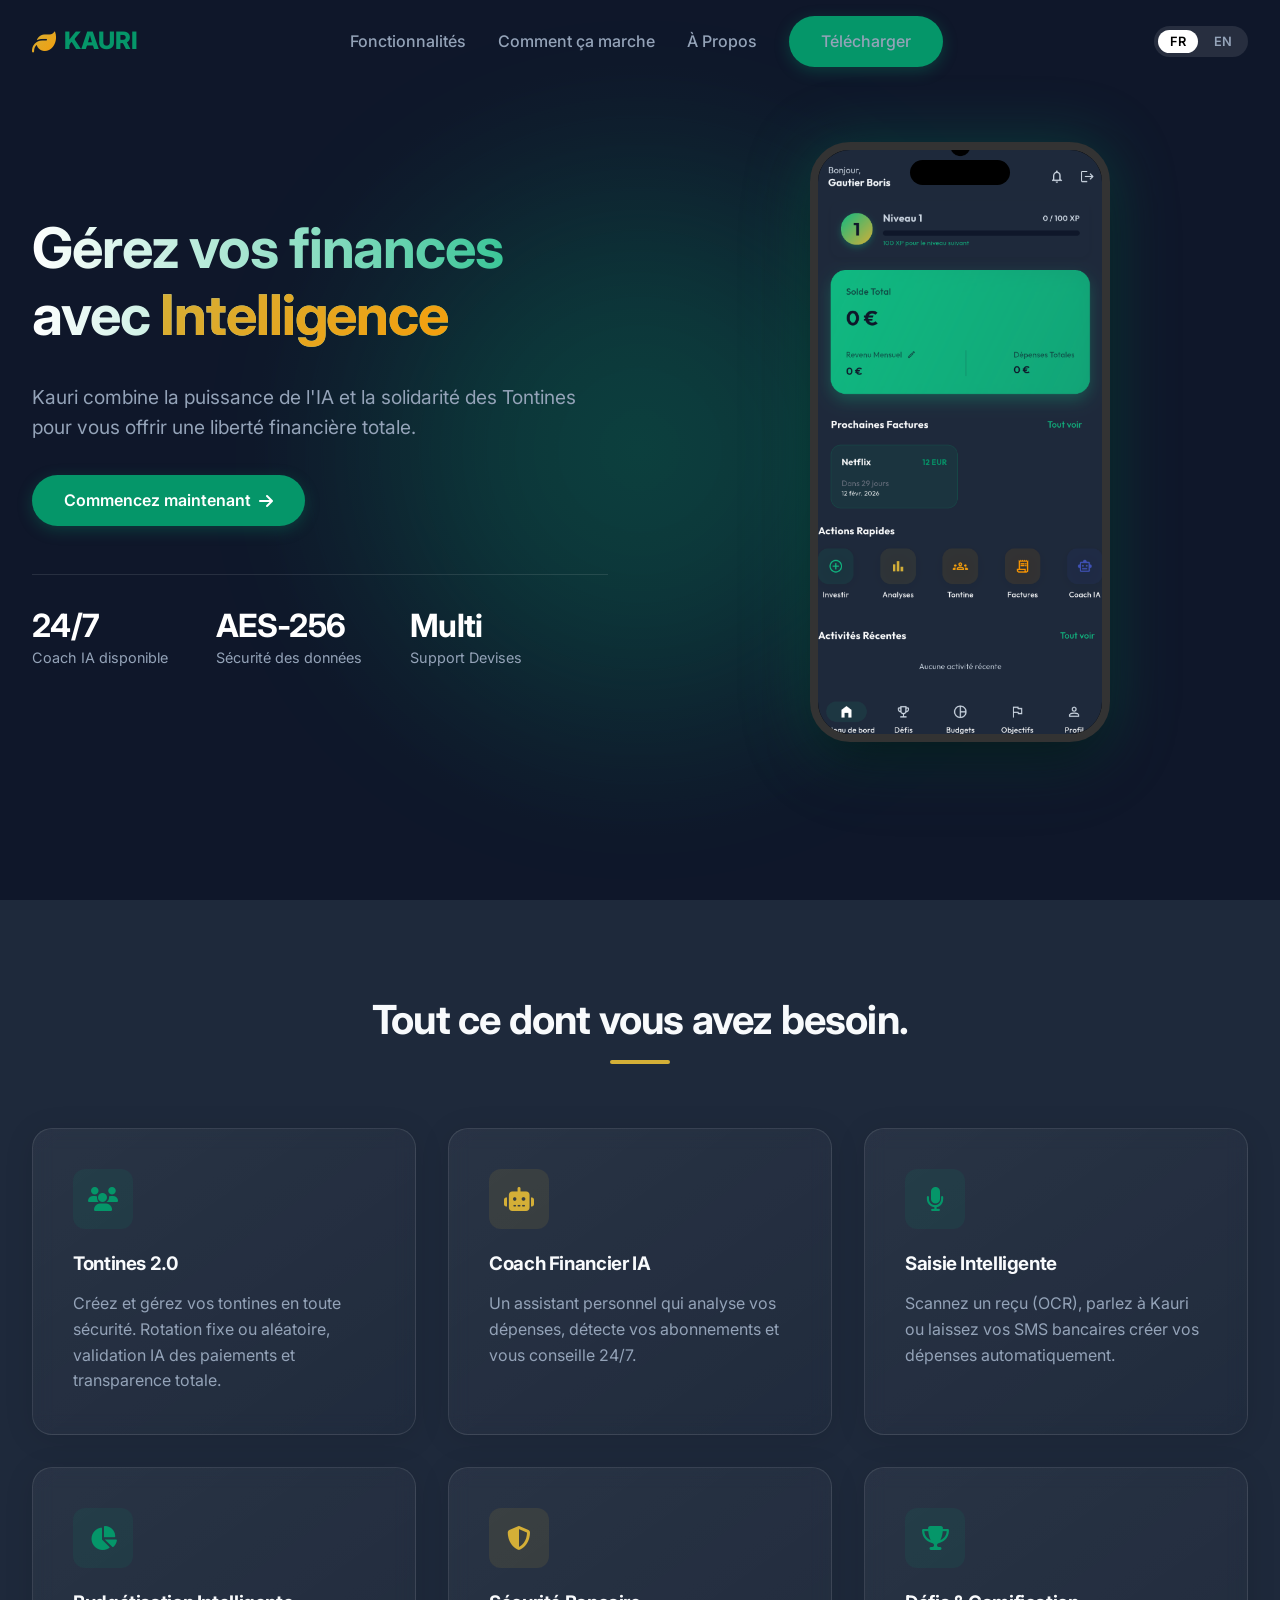
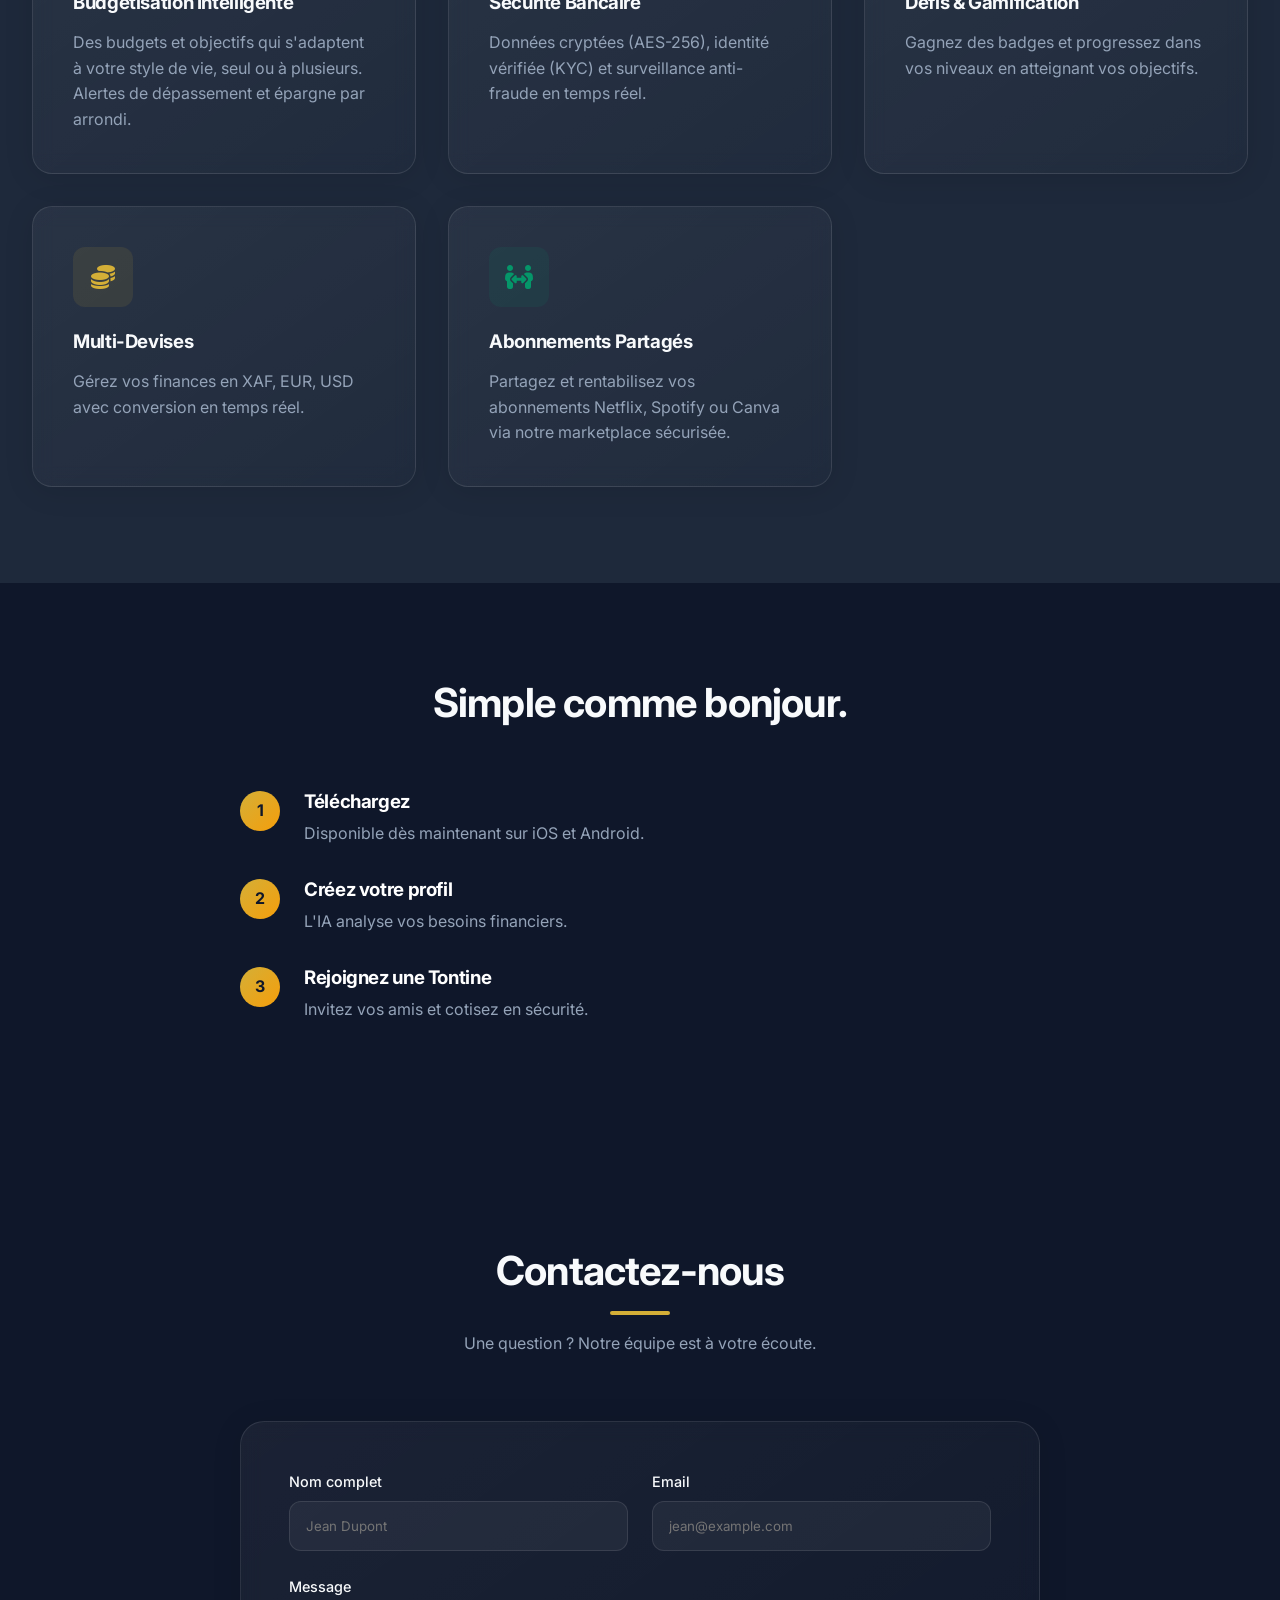
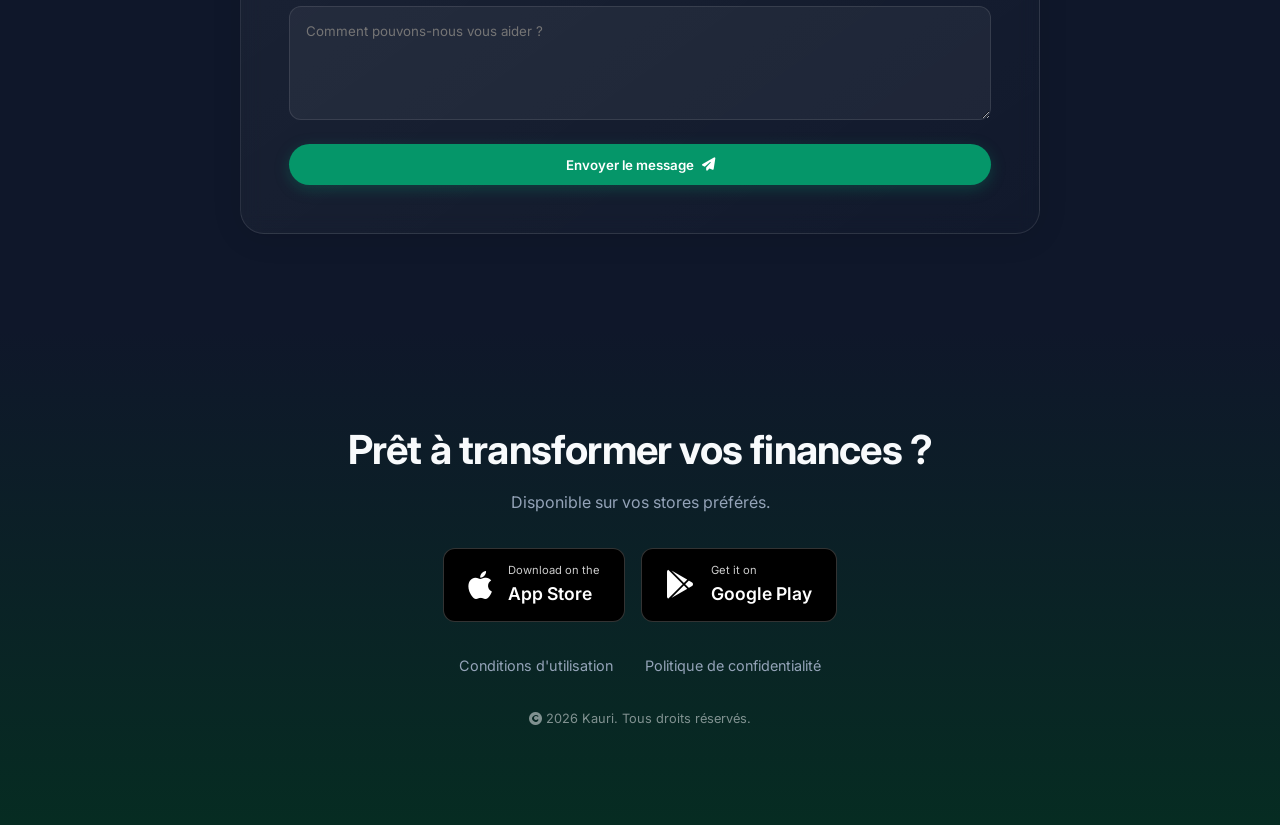
<file: index.html>
<!DOCTYPE html>
<html lang="fr">

<head>
    <meta charset="UTF-8">
    <meta name="viewport" content="width=device-width, initial-scale=1.0">
    <title>Kauri - Gestion Financière Intelligente</title>
    <!-- SEO & Social Metadata (fr) -->
    <meta name="description" content="Kauri combine la puissance de l'IA et la solidarité des Tontines pour vous offrir une liberté financière totale.">
    <link rel="canonical" href="https://kauri-app.com/">
    <link rel="alternate" hreflang="fr" href="https://kauri-app.com/">
    <link rel="alternate" hreflang="en" href="https://kauri-app.com/en/">
    <link rel="alternate" hreflang="x-default" href="https://kauri-app.com/">

    <meta property="og:type" content="website">
    <meta property="og:site_name" content="Kauri">
    <meta property="og:locale" content="fr_FR">
    <meta property="og:locale:alternate" content="en_US">
    <meta property="og:title" content="Kauri - Gestion Financière Intelligente">
    <meta property="og:description" content="Kauri combine la puissance de l'IA et la solidarité des Tontines pour vous offrir une liberté financière totale.">
    <meta property="og:url" content="https://kauri-app.com/">
    <meta property="og:image" content="https://kauri-app.com/og-fr.jpg">
    <meta property="og:image:secure_url" content="https://kauri-app.com/og-fr.jpg">
    <meta property="og:image:type" content="image/jpeg">
    <meta property="og:image:width" content="1200">
    <meta property="og:image:height" content="630">
    <meta property="og:image:alt" content="Kauri - application de gestion financière intelligente">

    <meta name="twitter:card" content="summary_large_image">
    <meta name="twitter:title" content="Kauri - Gestion Financière Intelligente">
    <meta name="twitter:description" content="Kauri combine la puissance de l'IA et la solidarité des Tontines pour vous offrir une liberté financière totale.">
    <meta name="twitter:image" content="https://kauri-app.com/og-fr.jpg">
    <meta name="twitter:image:alt" content="Kauri - application de gestion financière intelligente">

    <link rel="stylesheet" href="/styles.css">

    <!-- PWA Manifest -->
    <link rel="manifest" href="/manifest.json">
    <meta name="theme-color" content="#059669">
    <link rel="icon" type="image/x-icon" href="/logo.png">


    <!-- Google Fonts -->
    <link rel="preconnect" href="https://fonts.googleapis.com">
    <link rel="preconnect" href="https://fonts.gstatic.com" crossorigin>
    <link href="https://fonts.googleapis.com/css2?family=Inter:wght@400;500;600;700;800&display=swap" rel="stylesheet">
    <!-- Font Awesome -->
    <link rel="stylesheet" href="https://cdnjs.cloudflare.com/ajax/libs/font-awesome/6.4.0/css/all.min.css">
    <style>
        .fade-in-up {
            opacity: 0;
            transform: translateY(30px);
            transition: all 0.8s ease-out;
        }

        .fade-in-up.visible {
            opacity: 1;
            transform: translateY(0);
        }
    </style>
</head>

<body>

    <!-- Navigation -->
    <nav>
        <div class="container nav-content">
            <div class="logo">
                <i class="fas fa-leaf text-gradient-gold"></i>
                <span>KAURI</span>
            </div>
            <ul class="nav-links">
                <li><a href="#features" data-i18n="nav.features">Fonctionnalités</a></li>
                <li><a href="#how" data-i18n="nav.howItWorks">Comment ça marche</a></li>
                <li><a href="about.html">À Propos</a></li>
                <li><a href="#download" class="btn btn-primary" data-i18n="nav.download">Télécharger</a></li>
            </ul>
            <div class="lang-switch">
                <button class="lang-btn active" data-lang="fr">FR</button>
                <button class="lang-btn" data-lang="en">EN</button>
            </div>
            <button class="mobile-menu-toggle" aria-label="Toggle menu">
                <i class="fas fa-bars"></i>
            </button>
        </div>
    </nav>

    <!-- Hero Section -->
    <section class="hero">
        <div class="hero-blob"></div>
        <div class="container hero-grid">
            <div class="hero-content fade-in-up">
                <h1 data-i18n-html="hero.title">Gérez vos finances avec <span
                        class="text-gradient-gold">Intelligence</span></h1>
                <p style="color: var(--text-muted); font-size: 1.2rem; margin: 2rem 0;" data-i18n="hero.subtitle">
                    Kauri combine la puissance de l'IA et la solidarité des Tontines pour vous offrir une liberté
                    financière totale.
                </p>
                <div class="cta-group" style="display: flex; gap: 1rem;">
                    <a href="#download" class="btn btn-primary">
                        <span data-i18n="hero.ctaPrimary">Commencez maintenant</span>
                        <i class="fas fa-arrow-right"></i>
                    </a>
                </div>

                <div class="hero-stats">
                    <div class="stat-item">
                        <h4>24/7</h4>
                        <p data-i18n="hero.stat1">Coach IA disponible</p>
                    </div>
                    <div class="stat-item">
                        <h4>AES-256</h4>
                        <p data-i18n="hero.stat2">Sécurité des données</p>
                    </div>
                    <div class="stat-item">
                        <h4>Multi</h4>
                        <p data-i18n="hero.stat3">Support Devises</p>
                    </div>
                </div>
            </div>
            <div class="hero-image-container fade-in-up" style="transition-delay: 0.2s;">
                <!-- Phone Frame Wrapper -->
                <div class="phone-frame">
                    <div class="phone-notch"></div>
                    <div class="phone-screen">
                        <img src="/app_screenshot.png" alt="Kauri App Screenshot">
                    </div>
                </div>
            </div>
        </div>
    </section>

    <!-- Features Section -->
    <section id="features" style="background: var(--bg-card);">
        <div class="container">
            <div style="text-align: center; margin-bottom: 4rem;" class="fade-in-up">
                <h2 data-i18n="features.title">Tout ce dont vous avez besoin.</h2>
                <div
                    style="width: 60px; height: 4px; background: var(--secondary); margin: 1rem auto; border-radius: 2px;">
                </div>
            </div>

            <div style="display: grid; grid-template-columns: repeat(auto-fit, minmax(300px, 1fr)); gap: 2rem;">
                <!-- Feature 1 -->
                <div class="feature-card glass fade-in-up">
                    <div class="icon-box">
                        <i class="fas fa-users"></i>
                    </div>
                    <h3 data-i18n="features.tontineTitle">Tontines 2.0</h3>
                    <p style="color: var(--text-muted); margin-top: 1rem;" data-i18n="features.tontineDesc">
                        Créez et gérez vos tontines en toute sécurité. Rotation fixe ou aléatoire, validation IA des
                        paiements et transparence totale.
                    </p>
                </div>

                <!-- Feature 2 -->
                <div class="feature-card glass fade-in-up" style="transition-delay: 0.1s;">
                    <div class="icon-box gold">
                        <i class="fas fa-robot"></i>
                    </div>
                    <h3 data-i18n="features.aiTitle">Coach Financier IA</h3>
                    <p style="color: var(--text-muted); margin-top: 1rem;" data-i18n="features.aiDesc">
                        Un assistant personnel qui analyse vos dépenses, détecte vos abonnements et vous conseille 24/7.
                    </p>
                </div>

                <!-- Feature 3 -->
                <div class="feature-card glass fade-in-up" style="transition-delay: 0.15s;">
                    <div class="icon-box">
                        <i class="fas fa-microphone"></i>
                    </div>
                    <h3 data-i18n="features.smartCaptureTitle">Saisie Intelligente</h3>
                    <p style="color: var(--text-muted); margin-top: 1rem;" data-i18n="features.smartCaptureDesc">
                        Scannez un reçu (OCR), parlez à Kauri ou laissez vos SMS bancaires créer vos dépenses
                        automatiquement.
                    </p>
                </div>

                <!-- Feature 4 -->
                <div class="feature-card glass fade-in-up" style="transition-delay: 0.2s;">
                    <div class="icon-box">
                        <i class="fas fa-chart-pie"></i>
                    </div>
                    <h3 data-i18n="features.budgetTitle">Budgétisation Intelligente</h3>
                    <p style="color: var(--text-muted); margin-top: 1rem;" data-i18n="features.budgetDesc">
                        Des budgets et objectifs qui s'adaptent à votre style de vie, seul ou à plusieurs. Alertes de
                        dépassement et épargne par arrondi.
                    </p>
                </div>

                <!-- Feature 5 -->
                <div class="feature-card glass fade-in-up" style="transition-delay: 0.3s;">
                    <div class="icon-box gold">
                        <i class="fas fa-shield-alt"></i>
                    </div>
                    <h3 data-i18n="features.securityTitle">Sécurité Bancaire</h3>
                    <p style="color: var(--text-muted); margin-top: 1rem;" data-i18n="features.securityDesc">
                        Données cryptées (AES-256), identité vérifiée (KYC) et surveillance anti-fraude en temps réel.
                    </p>
                </div>

                <!-- Feature 6 -->
                <div class="feature-card glass fade-in-up" style="transition-delay: 0.4s;">
                    <div class="icon-box">
                        <i class="fas fa-trophy"></i>
                    </div>
                    <h3 data-i18n="features.gamificationTitle">Défis & Gamification</h3>
                    <p style="color: var(--text-muted); margin-top: 1rem;" data-i18n="features.gamificationDesc">
                        Gagnez des badges et progressez dans vos niveaux en atteignant vos objectifs.
                    </p>
                </div>

                <!-- Feature 7 -->
                <div class="feature-card glass fade-in-up" style="transition-delay: 0.5s;">
                    <div class="icon-box gold">
                        <i class="fas fa-coins"></i>
                    </div>
                    <h3 data-i18n="features.multiCurrencyTitle">Multi-Devises</h3>
                    <p style="color: var(--text-muted); margin-top: 1rem;" data-i18n="features.multiCurrencyDesc">
                        Gérez vos finances en XAF, EUR, USD avec conversion en temps réel.
                    </p>
                </div>

                <!-- Feature 8 -->
                <div class="feature-card glass fade-in-up" style="transition-delay: 0.6s;">
                    <div class="icon-box">
                        <i class="fas fa-people-arrows"></i>
                    </div>
                    <h3 data-i18n="features.resellerTitle">Abonnements Partagés</h3>
                    <p style="color: var(--text-muted); margin-top: 1rem;" data-i18n="features.resellerDesc">
                        Partagez et rentabilisez vos abonnements Netflix, Spotify ou Canva via notre marketplace
                        sécurisée.
                    </p>
                </div>
            </div>
        </div>
    </section>

    <!-- How It Works Section -->
    <section id="how">
        <div class="container">
            <div style="text-align: center; margin-bottom: 4rem;" class="fade-in-up">
                <h2 data-i18n="how.title">Simple comme bonjour.</h2>
            </div>
            <div style="max-width: 800px; margin: 0 auto;">
                <div class="how-step fade-in-up">
                    <div class="step-number">1</div>
                    <div class="step-content">
                        <h3 data-i18n="how.step1Title">Téléchargez</h3>
                        <p style="color: var(--text-muted);" data-i18n="how.step1Desc">Disponible bientôt sur iOS et
                            Android.</p>
                    </div>
                </div>
                <div class="how-step fade-in-up" style="transition-delay: 0.1s;">
                    <div class="step-number">2</div>
                    <div class="step-content">
                        <h3 data-i18n="how.step2Title">Créez votre profil</h3>
                        <p style="color: var(--text-muted);" data-i18n="how.step2Desc">L'IA analyse vos besoins
                            financiers.</p>
                    </div>
                </div>
                <div class="how-step fade-in-up" style="transition-delay: 0.2s;">
                    <div class="step-number">3</div>
                    <div class="step-content">
                        <h3 data-i18n="how.step3Title">Rejoignez une Tontine</h3>
                        <p style="color: var(--text-muted);" data-i18n="how.step3Desc">Invitez vos amis et cotisez en
                            sécurité.</p>
                    </div>
                </div>
            </div>
        </div>
    </section>

    <!-- Contact Section -->
    <section id="contact" style="background: var(--bg-dark);">
        <div class="container">
            <div style="text-align: center; margin-bottom: 4rem;" class="fade-in-up">
                <h2 data-i18n="contact.title">Contactez-nous</h2>
                <div
                    style="width: 60px; height: 4px; background: var(--secondary); margin: 1rem auto; border-radius: 2px;">
                </div>
                <p style="color: var(--text-muted); max-width: 600px; margin: 0 auto;" data-i18n="contact.subtitle">Une
                    question ? Un projet ? Notre équipe est à votre écoute.</p>
            </div>

            <div class="contact-container glass fade-in-up">
                <form id="contact-form" class="contact-form">
                    <div class="form-grid">
                        <div class="form-group">
                            <label for="name" data-i18n="contact.nameLabel">Nom complet</label>
                            <input type="text" id="name" name="name" required data-i18n="contact.namePlaceholder">
                        </div>
                        <div class="form-group">
                            <label for="email" data-i18n="contact.emailLabel">Email</label>
                            <input type="email" id="email" name="email" required data-i18n="contact.emailPlaceholder">
                        </div>
                    </div>
                    <div class="form-group">
                        <label for="message" data-i18n="contact.messageLabel">Message</label>
                        <textarea id="message" name="message" rows="5" required
                            data-i18n="contact.messagePlaceholder"></textarea>
                    </div>
                    <button type="submit" class="btn btn-primary" style="width: 100%; justify-content: center;">
                        <span data-i18n="contact.submitBtn">Envoyer le message</span>
                        <i class="fas fa-paper-plane"></i>
                    </button>
                    <div id="form-status" class="form-status"></div>
                    <div id="loading-bar-container" class="loading-bar-container">
                        <div class="loading-bar"></div>
                    </div>
                </form>
            </div>
        </div>
    </section>

    <!-- Download Section -->
    <section id="download" class="download-section">
        <div class="container fade-in-up">
            <h2 style="margin-bottom: 1rem;" data-i18n="download.title">Prêt à transformer vos finances ?</h2>
            <p style="color: var(--text-muted); margin-bottom: 2rem;" data-i18n="download.subtitle">Soyez parmi les
                premiers à découvrir Kauri.</p>

            <div class="store-buttons">
                <a href="https://apps.apple.com/app/id6757806640" class="store-btn" target="_blank"
                    rel="noopener noreferrer">
                    <i class="fab fa-apple" style="font-size: 2rem;"></i>
                    <div>
                        <span class="small-text">Download on the</span>
                        <span class="big-text" data-i18n="download.apple">App Store</span>
                    </div>
                </a>
                <a href="https://play.google.com/store/apps/details?id=cm.tbg.kauri" class="store-btn" target="_blank"
                    rel="noopener noreferrer">
                    <i class="fab fa-google-play" style="font-size: 1.8rem;"></i>
                    <div>
                        <span class="small-text">Get it on</span>
                        <span class="big-text" data-i18n="download.google">Google Play</span>
                    </div>
                </a>
            </div>

            <div class="footer-links fade-in-up">
                <a href="terms.html" data-i18n="footer.terms">Conditions d'utilisation</a>
                <a href="privacy.html" data-i18n="footer.privacy">Politique de confidentialité</a>
            </div>

            <div style="margin-top: 2rem; opacity: 0.5; font-size: 0.8rem;">
                <i class="fas fa-copyright"></i> <span id="year"></span> Kauri. <span data-i18n="footer.rights">Tous
                    droits réservés.</span>
            </div>
        </div>
    </section>

    <script src="/scripts.js"></script>
</body>

</html>
</file>
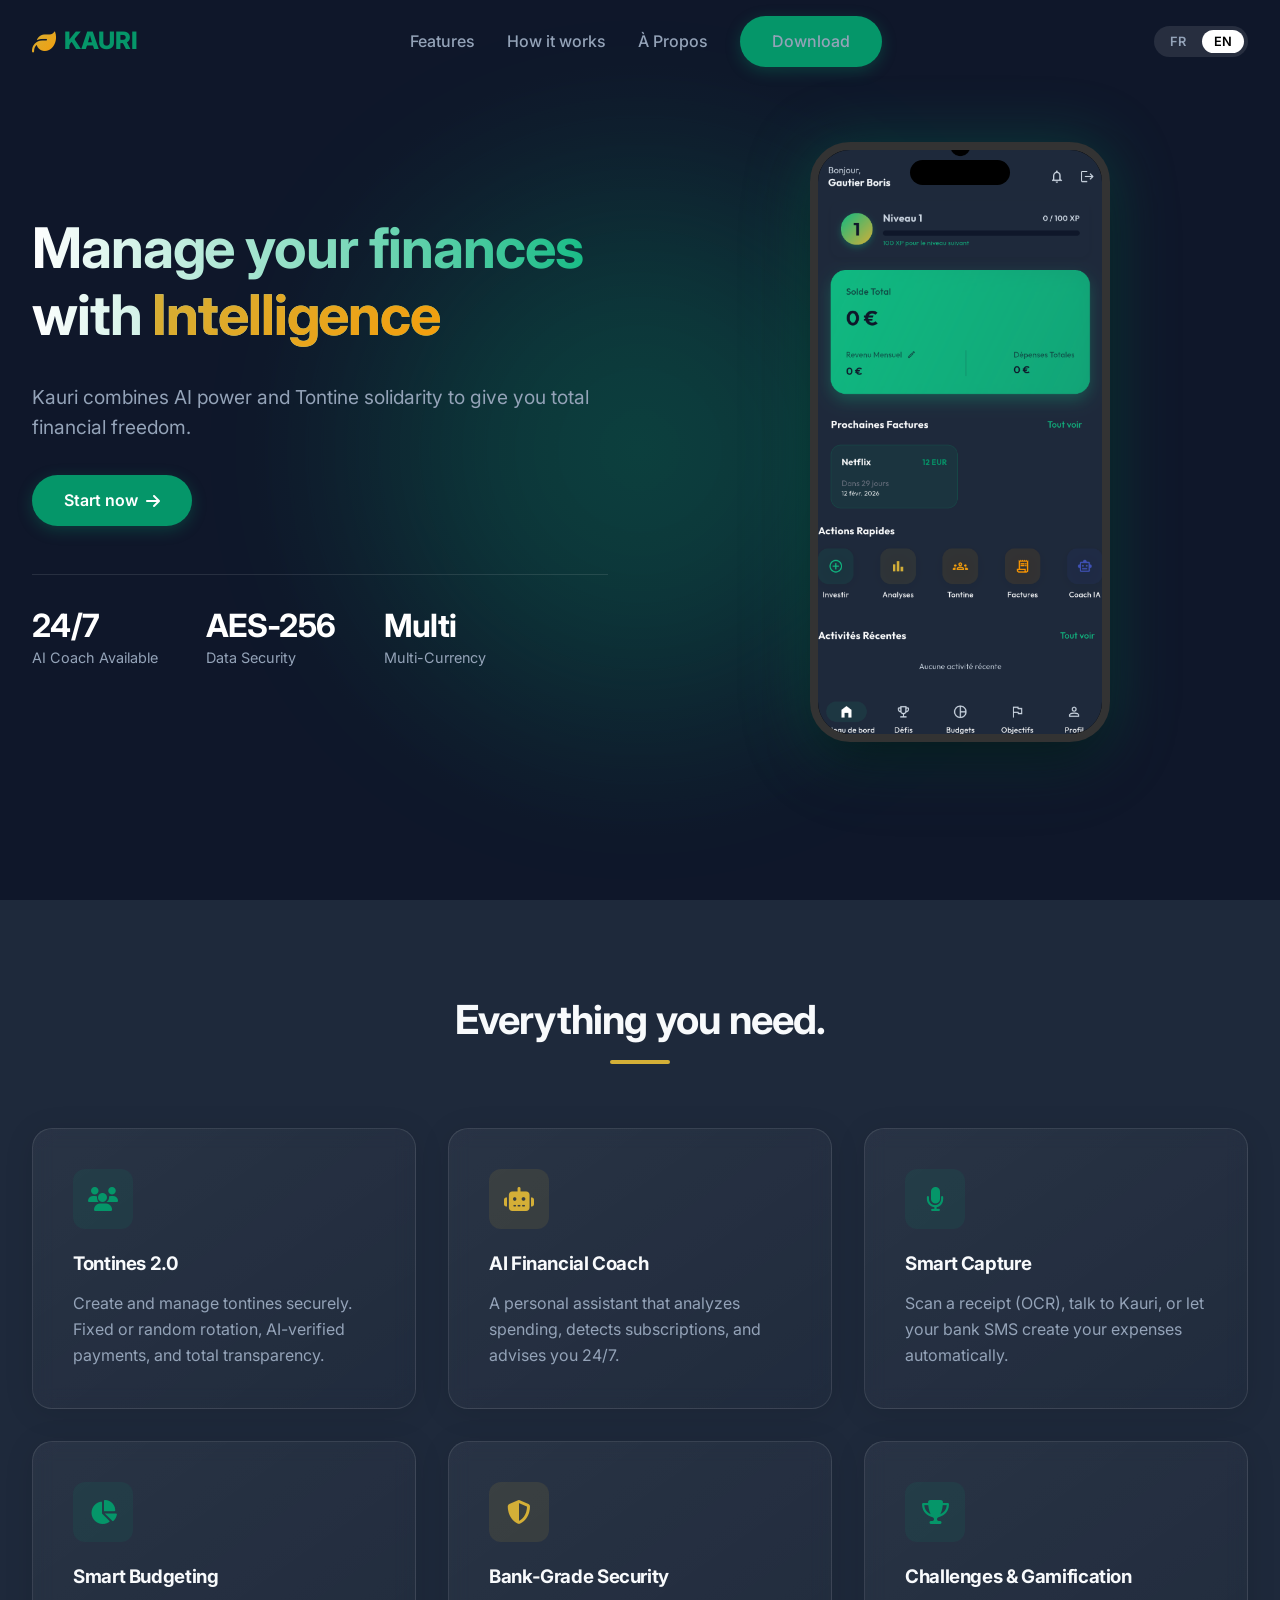
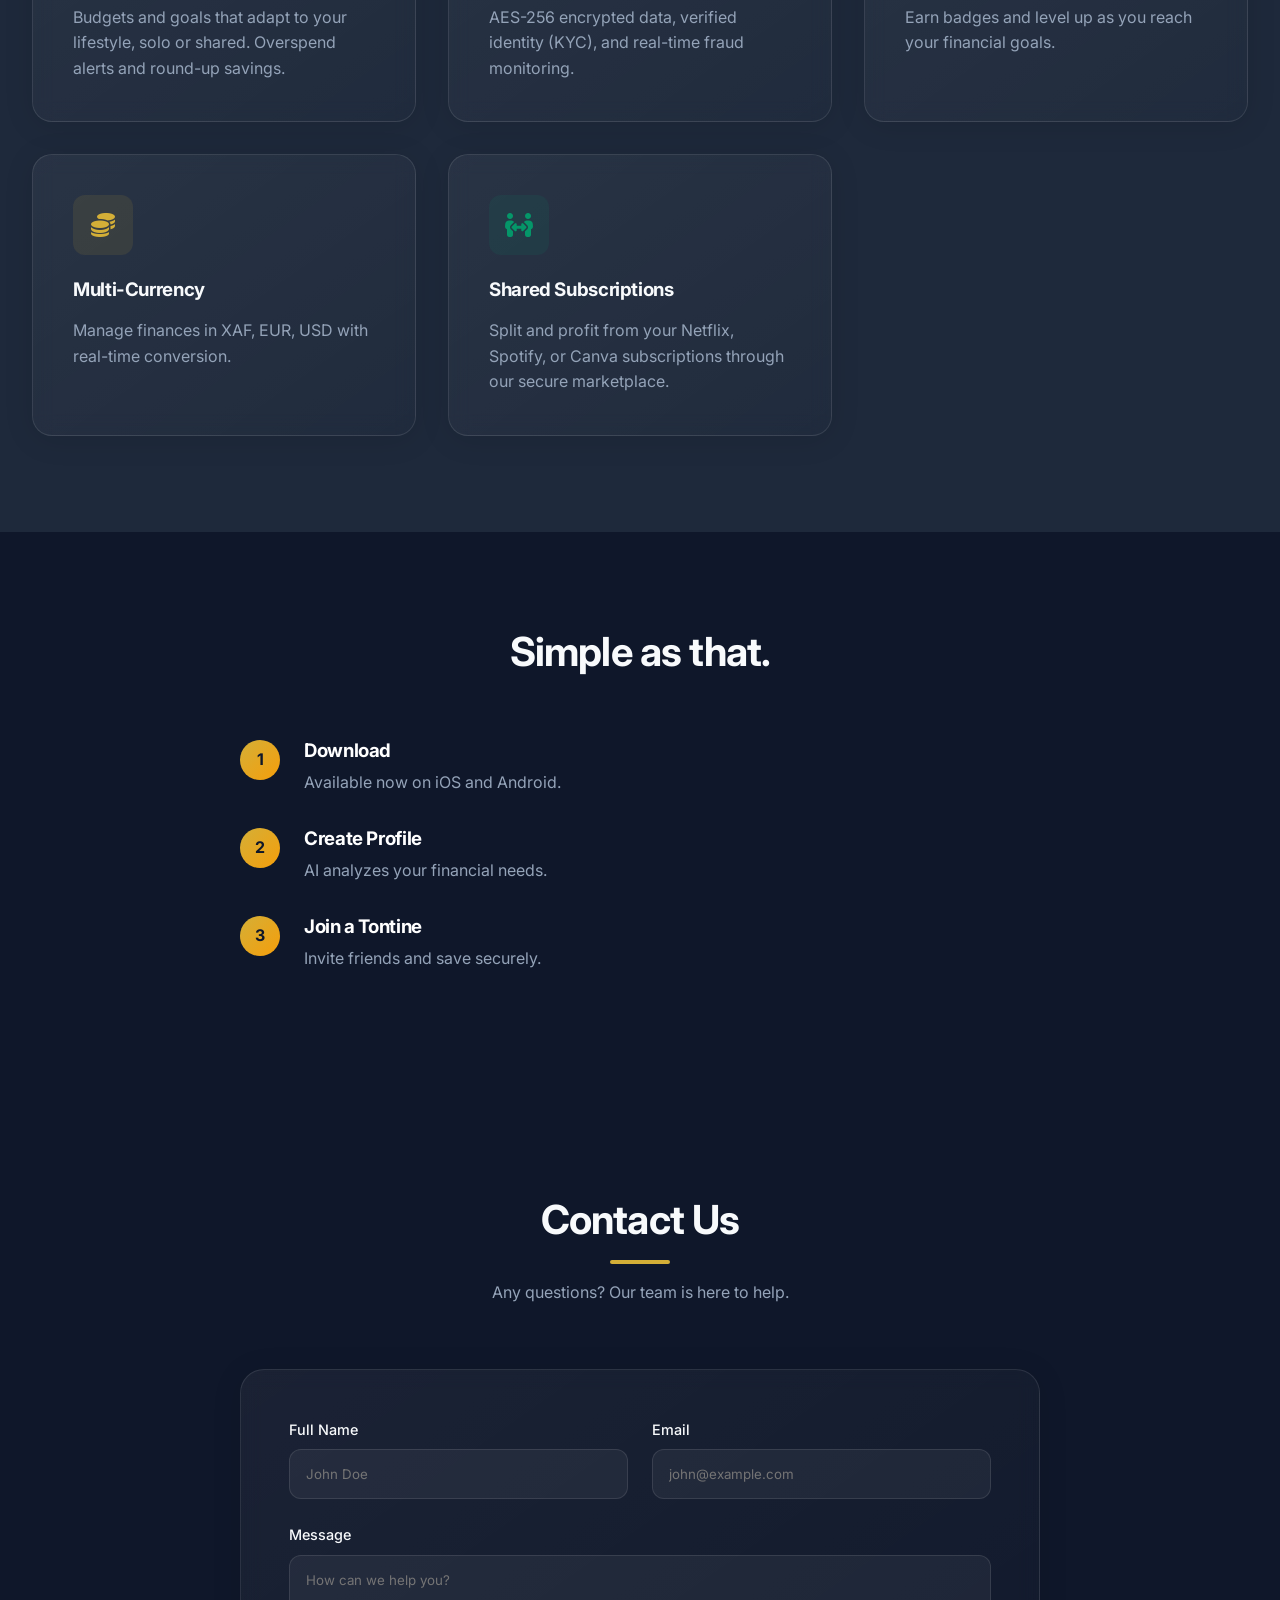
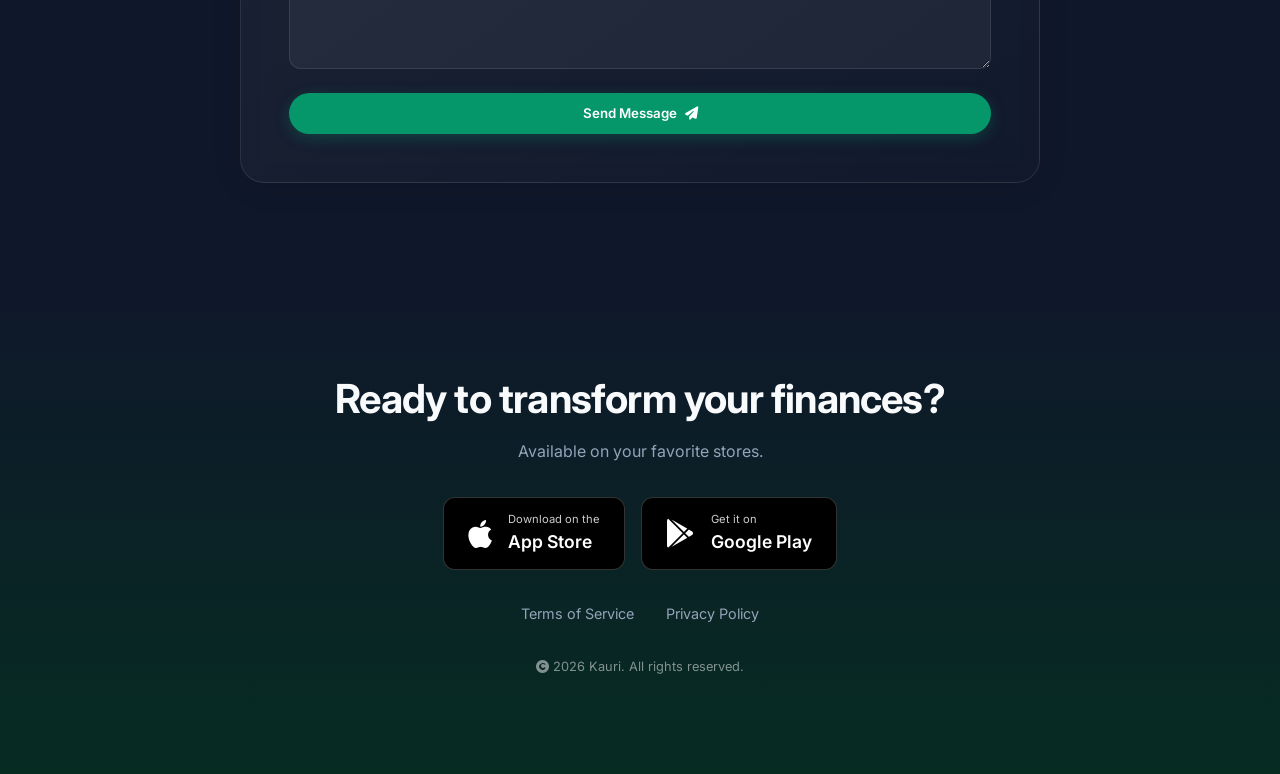
<file: en/index.html>
<!DOCTYPE html>
<html lang="en">

<head>
    <meta charset="UTF-8">
    <meta name="viewport" content="width=device-width, initial-scale=1.0">
    <title>Kauri - Smart Financial Management</title>
    <!-- SEO & Social Metadata (en) -->
    <meta name="description" content="Kauri combines AI power and Tontine solidarity to give you total financial freedom.">
    <link rel="canonical" href="https://kauri-app.com/en/">
    <link rel="alternate" hreflang="fr" href="https://kauri-app.com/">
    <link rel="alternate" hreflang="en" href="https://kauri-app.com/en/">
    <link rel="alternate" hreflang="x-default" href="https://kauri-app.com/">

    <meta property="og:type" content="website">
    <meta property="og:site_name" content="Kauri">
    <meta property="og:locale" content="en_US">
    <meta property="og:locale:alternate" content="fr_FR">
    <meta property="og:title" content="Kauri - Smart Financial Management">
    <meta property="og:description" content="Kauri combines AI power and Tontine solidarity to give you total financial freedom.">
    <meta property="og:url" content="https://kauri-app.com/en/">
    <meta property="og:image" content="https://kauri-app.com/og-en.jpg">
    <meta property="og:image:secure_url" content="https://kauri-app.com/og-en.jpg">
    <meta property="og:image:type" content="image/jpeg">
    <meta property="og:image:width" content="1200">
    <meta property="og:image:height" content="630">
    <meta property="og:image:alt" content="Kauri - smart financial management app">

    <meta name="twitter:card" content="summary_large_image">
    <meta name="twitter:title" content="Kauri - Smart Financial Management">
    <meta name="twitter:description" content="Kauri combines AI power and Tontine solidarity to give you total financial freedom.">
    <meta name="twitter:image" content="https://kauri-app.com/og-en.jpg">
    <meta name="twitter:image:alt" content="Kauri - smart financial management app">

    <link rel="stylesheet" href="/styles.css">

    <!-- PWA Manifest -->
    <link rel="manifest" href="/manifest.json">
    <meta name="theme-color" content="#059669">
    <link rel="icon" type="image/x-icon" href="/logo.png">


    <!-- Google Fonts -->
    <link rel="preconnect" href="https://fonts.googleapis.com">
    <link rel="preconnect" href="https://fonts.gstatic.com" crossorigin>
    <link href="https://fonts.googleapis.com/css2?family=Inter:wght@400;500;600;700;800&display=swap" rel="stylesheet">
    <!-- Font Awesome -->
    <link rel="stylesheet" href="https://cdnjs.cloudflare.com/ajax/libs/font-awesome/6.4.0/css/all.min.css">
    <style>
        .fade-in-up {
            opacity: 0;
            transform: translateY(30px);
            transition: all 0.8s ease-out;
        }

        .fade-in-up.visible {
            opacity: 1;
            transform: translateY(0);
        }
    </style>
</head>

<body>

    <!-- Navigation -->
    <nav>
        <div class="container nav-content">
            <div class="logo">
                <i class="fas fa-leaf text-gradient-gold"></i>
                <span>KAURI</span>
            </div>
            <ul class="nav-links">
                <li><a href="#features" data-i18n="nav.features">Fonctionnalités</a></li>
                <li><a href="#how" data-i18n="nav.howItWorks">Comment ça marche</a></li>
                <li><a href="about.html">À Propos</a></li>
                <li><a href="#download" class="btn btn-primary" data-i18n="nav.download">Télécharger</a></li>
            </ul>
            <div class="lang-switch">
                <button class="lang-btn active" data-lang="fr">FR</button>
                <button class="lang-btn" data-lang="en">EN</button>
            </div>
            <button class="mobile-menu-toggle" aria-label="Toggle menu">
                <i class="fas fa-bars"></i>
            </button>
        </div>
    </nav>

    <!-- Hero Section -->
    <section class="hero">
        <div class="hero-blob"></div>
        <div class="container hero-grid">
            <div class="hero-content fade-in-up">
                <h1 data-i18n-html="hero.title">Gérez vos finances avec <span
                        class="text-gradient-gold">Intelligence</span></h1>
                <p style="color: var(--text-muted); font-size: 1.2rem; margin: 2rem 0;" data-i18n="hero.subtitle">
                    Kauri combine la puissance de l'IA et la solidarité des Tontines pour vous offrir une liberté
                    financière totale.
                </p>
                <div class="cta-group" style="display: flex; gap: 1rem;">
                    <a href="#download" class="btn btn-primary">
                        <span data-i18n="hero.ctaPrimary">Commencez maintenant</span>
                        <i class="fas fa-arrow-right"></i>
                    </a>
                </div>

                <div class="hero-stats">
                    <div class="stat-item">
                        <h4>24/7</h4>
                        <p data-i18n="hero.stat1">Coach IA disponible</p>
                    </div>
                    <div class="stat-item">
                        <h4>AES-256</h4>
                        <p data-i18n="hero.stat2">Sécurité des données</p>
                    </div>
                    <div class="stat-item">
                        <h4>Multi</h4>
                        <p data-i18n="hero.stat3">Support Devises</p>
                    </div>
                </div>
            </div>
            <div class="hero-image-container fade-in-up" style="transition-delay: 0.2s;">
                <!-- Phone Frame Wrapper -->
                <div class="phone-frame">
                    <div class="phone-notch"></div>
                    <div class="phone-screen">
                        <img src="/app_screenshot.png" alt="Kauri App Screenshot">
                    </div>
                </div>
            </div>
        </div>
    </section>

    <!-- Features Section -->
    <section id="features" style="background: var(--bg-card);">
        <div class="container">
            <div style="text-align: center; margin-bottom: 4rem;" class="fade-in-up">
                <h2 data-i18n="features.title">Tout ce dont vous avez besoin.</h2>
                <div
                    style="width: 60px; height: 4px; background: var(--secondary); margin: 1rem auto; border-radius: 2px;">
                </div>
            </div>

            <div style="display: grid; grid-template-columns: repeat(auto-fit, minmax(300px, 1fr)); gap: 2rem;">
                <!-- Feature 1 -->
                <div class="feature-card glass fade-in-up">
                    <div class="icon-box">
                        <i class="fas fa-users"></i>
                    </div>
                    <h3 data-i18n="features.tontineTitle">Tontines 2.0</h3>
                    <p style="color: var(--text-muted); margin-top: 1rem;" data-i18n="features.tontineDesc">
                        Créez et gérez vos tontines en toute sécurité. Rotation fixe ou aléatoire, validation IA des
                        paiements et transparence totale.
                    </p>
                </div>

                <!-- Feature 2 -->
                <div class="feature-card glass fade-in-up" style="transition-delay: 0.1s;">
                    <div class="icon-box gold">
                        <i class="fas fa-robot"></i>
                    </div>
                    <h3 data-i18n="features.aiTitle">Coach Financier IA</h3>
                    <p style="color: var(--text-muted); margin-top: 1rem;" data-i18n="features.aiDesc">
                        Un assistant personnel qui analyse vos dépenses, détecte vos abonnements et vous conseille 24/7.
                    </p>
                </div>

                <!-- Feature 3 -->
                <div class="feature-card glass fade-in-up" style="transition-delay: 0.15s;">
                    <div class="icon-box">
                        <i class="fas fa-microphone"></i>
                    </div>
                    <h3 data-i18n="features.smartCaptureTitle">Saisie Intelligente</h3>
                    <p style="color: var(--text-muted); margin-top: 1rem;" data-i18n="features.smartCaptureDesc">
                        Scannez un reçu (OCR), parlez à Kauri ou laissez vos SMS bancaires créer vos dépenses
                        automatiquement.
                    </p>
                </div>

                <!-- Feature 4 -->
                <div class="feature-card glass fade-in-up" style="transition-delay: 0.2s;">
                    <div class="icon-box">
                        <i class="fas fa-chart-pie"></i>
                    </div>
                    <h3 data-i18n="features.budgetTitle">Budgétisation Intelligente</h3>
                    <p style="color: var(--text-muted); margin-top: 1rem;" data-i18n="features.budgetDesc">
                        Des budgets et objectifs qui s'adaptent à votre style de vie, seul ou à plusieurs. Alertes de
                        dépassement et épargne par arrondi.
                    </p>
                </div>

                <!-- Feature 5 -->
                <div class="feature-card glass fade-in-up" style="transition-delay: 0.3s;">
                    <div class="icon-box gold">
                        <i class="fas fa-shield-alt"></i>
                    </div>
                    <h3 data-i18n="features.securityTitle">Sécurité Bancaire</h3>
                    <p style="color: var(--text-muted); margin-top: 1rem;" data-i18n="features.securityDesc">
                        Données cryptées (AES-256), identité vérifiée (KYC) et surveillance anti-fraude en temps réel.
                    </p>
                </div>

                <!-- Feature 6 -->
                <div class="feature-card glass fade-in-up" style="transition-delay: 0.4s;">
                    <div class="icon-box">
                        <i class="fas fa-trophy"></i>
                    </div>
                    <h3 data-i18n="features.gamificationTitle">Défis & Gamification</h3>
                    <p style="color: var(--text-muted); margin-top: 1rem;" data-i18n="features.gamificationDesc">
                        Gagnez des badges et progressez dans vos niveaux en atteignant vos objectifs.
                    </p>
                </div>

                <!-- Feature 7 -->
                <div class="feature-card glass fade-in-up" style="transition-delay: 0.5s;">
                    <div class="icon-box gold">
                        <i class="fas fa-coins"></i>
                    </div>
                    <h3 data-i18n="features.multiCurrencyTitle">Multi-Devises</h3>
                    <p style="color: var(--text-muted); margin-top: 1rem;" data-i18n="features.multiCurrencyDesc">
                        Gérez vos finances en XAF, EUR, USD avec conversion en temps réel.
                    </p>
                </div>

                <!-- Feature 8 -->
                <div class="feature-card glass fade-in-up" style="transition-delay: 0.6s;">
                    <div class="icon-box">
                        <i class="fas fa-people-arrows"></i>
                    </div>
                    <h3 data-i18n="features.resellerTitle">Abonnements Partagés</h3>
                    <p style="color: var(--text-muted); margin-top: 1rem;" data-i18n="features.resellerDesc">
                        Partagez et rentabilisez vos abonnements Netflix, Spotify ou Canva via notre marketplace
                        sécurisée.
                    </p>
                </div>
            </div>
        </div>
    </section>

    <!-- How It Works Section -->
    <section id="how">
        <div class="container">
            <div style="text-align: center; margin-bottom: 4rem;" class="fade-in-up">
                <h2 data-i18n="how.title">Simple comme bonjour.</h2>
            </div>
            <div style="max-width: 800px; margin: 0 auto;">
                <div class="how-step fade-in-up">
                    <div class="step-number">1</div>
                    <div class="step-content">
                        <h3 data-i18n="how.step1Title">Téléchargez</h3>
                        <p style="color: var(--text-muted);" data-i18n="how.step1Desc">Disponible bientôt sur iOS et
                            Android.</p>
                    </div>
                </div>
                <div class="how-step fade-in-up" style="transition-delay: 0.1s;">
                    <div class="step-number">2</div>
                    <div class="step-content">
                        <h3 data-i18n="how.step2Title">Créez votre profil</h3>
                        <p style="color: var(--text-muted);" data-i18n="how.step2Desc">L'IA analyse vos besoins
                            financiers.</p>
                    </div>
                </div>
                <div class="how-step fade-in-up" style="transition-delay: 0.2s;">
                    <div class="step-number">3</div>
                    <div class="step-content">
                        <h3 data-i18n="how.step3Title">Rejoignez une Tontine</h3>
                        <p style="color: var(--text-muted);" data-i18n="how.step3Desc">Invitez vos amis et cotisez en
                            sécurité.</p>
                    </div>
                </div>
            </div>
        </div>
    </section>

    <!-- Contact Section -->
    <section id="contact" style="background: var(--bg-dark);">
        <div class="container">
            <div style="text-align: center; margin-bottom: 4rem;" class="fade-in-up">
                <h2 data-i18n="contact.title">Contactez-nous</h2>
                <div
                    style="width: 60px; height: 4px; background: var(--secondary); margin: 1rem auto; border-radius: 2px;">
                </div>
                <p style="color: var(--text-muted); max-width: 600px; margin: 0 auto;" data-i18n="contact.subtitle">Une
                    question ? Un projet ? Notre équipe est à votre écoute.</p>
            </div>

            <div class="contact-container glass fade-in-up">
                <form id="contact-form" class="contact-form">
                    <div class="form-grid">
                        <div class="form-group">
                            <label for="name" data-i18n="contact.nameLabel">Nom complet</label>
                            <input type="text" id="name" name="name" required data-i18n="contact.namePlaceholder">
                        </div>
                        <div class="form-group">
                            <label for="email" data-i18n="contact.emailLabel">Email</label>
                            <input type="email" id="email" name="email" required data-i18n="contact.emailPlaceholder">
                        </div>
                    </div>
                    <div class="form-group">
                        <label for="message" data-i18n="contact.messageLabel">Message</label>
                        <textarea id="message" name="message" rows="5" required
                            data-i18n="contact.messagePlaceholder"></textarea>
                    </div>
                    <button type="submit" class="btn btn-primary" style="width: 100%; justify-content: center;">
                        <span data-i18n="contact.submitBtn">Envoyer le message</span>
                        <i class="fas fa-paper-plane"></i>
                    </button>
                    <div id="form-status" class="form-status"></div>
                    <div id="loading-bar-container" class="loading-bar-container">
                        <div class="loading-bar"></div>
                    </div>
                </form>
            </div>
        </div>
    </section>

    <!-- Download Section -->
    <section id="download" class="download-section">
        <div class="container fade-in-up">
            <h2 style="margin-bottom: 1rem;" data-i18n="download.title">Prêt à transformer vos finances ?</h2>
            <p style="color: var(--text-muted); margin-bottom: 2rem;" data-i18n="download.subtitle">Soyez parmi les
                premiers à découvrir Kauri.</p>

            <div class="store-buttons">
                <a href="https://apps.apple.com/app/id6757806640" class="store-btn" target="_blank"
                    rel="noopener noreferrer">
                    <i class="fab fa-apple" style="font-size: 2rem;"></i>
                    <div>
                        <span class="small-text">Download on the</span>
                        <span class="big-text" data-i18n="download.apple">App Store</span>
                    </div>
                </a>
                <a href="https://play.google.com/store/apps/details?id=cm.tbg.kauri" class="store-btn" target="_blank"
                    rel="noopener noreferrer">
                    <i class="fab fa-google-play" style="font-size: 1.8rem;"></i>
                    <div>
                        <span class="small-text">Get it on</span>
                        <span class="big-text" data-i18n="download.google">Google Play</span>
                    </div>
                </a>
            </div>

            <div class="footer-links fade-in-up">
                <a href="terms.html" data-i18n="footer.terms">Conditions d'utilisation</a>
                <a href="privacy.html" data-i18n="footer.privacy">Politique de confidentialité</a>
            </div>

            <div style="margin-top: 2rem; opacity: 0.5; font-size: 0.8rem;">
                <i class="fas fa-copyright"></i> <span id="year"></span> Kauri. <span data-i18n="footer.rights">Tous
                    droits réservés.</span>
            </div>
        </div>
    </section>

    <script src="/scripts.js"></script>
</body>

</html>
</file>
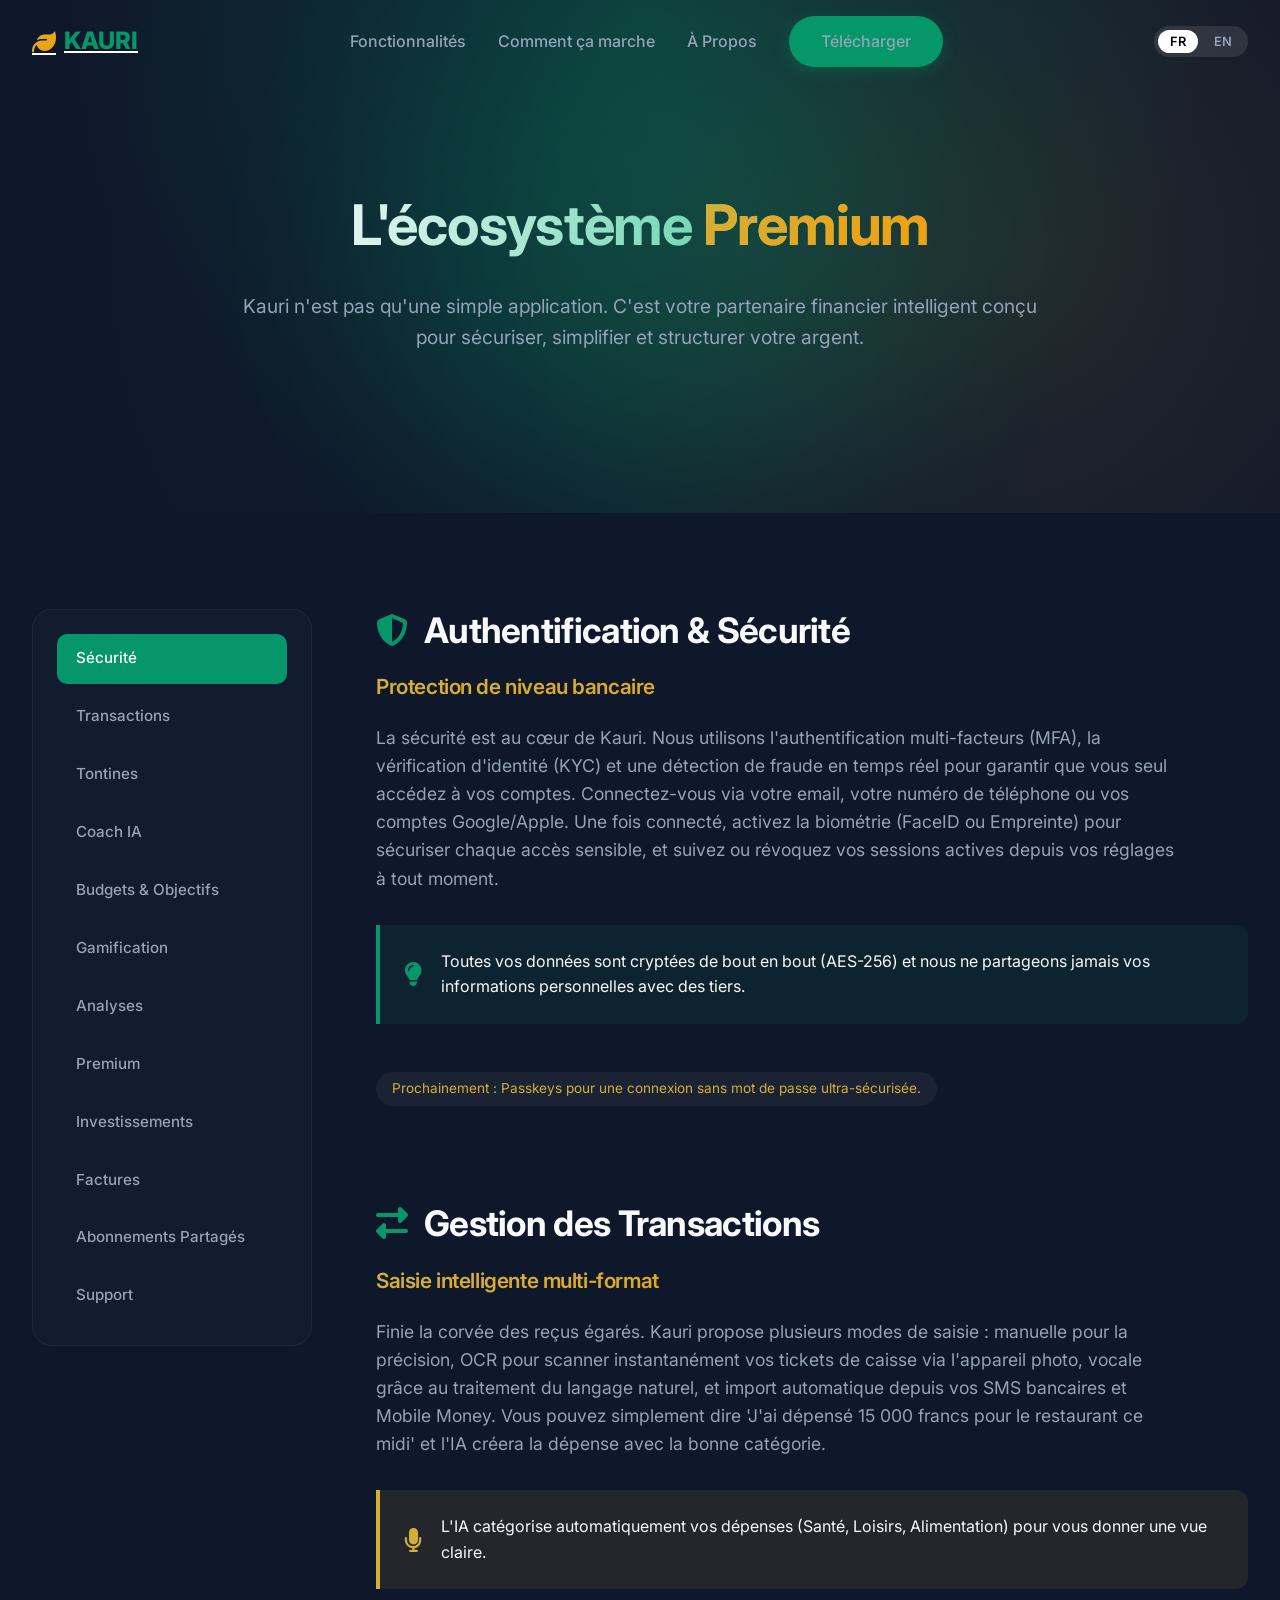
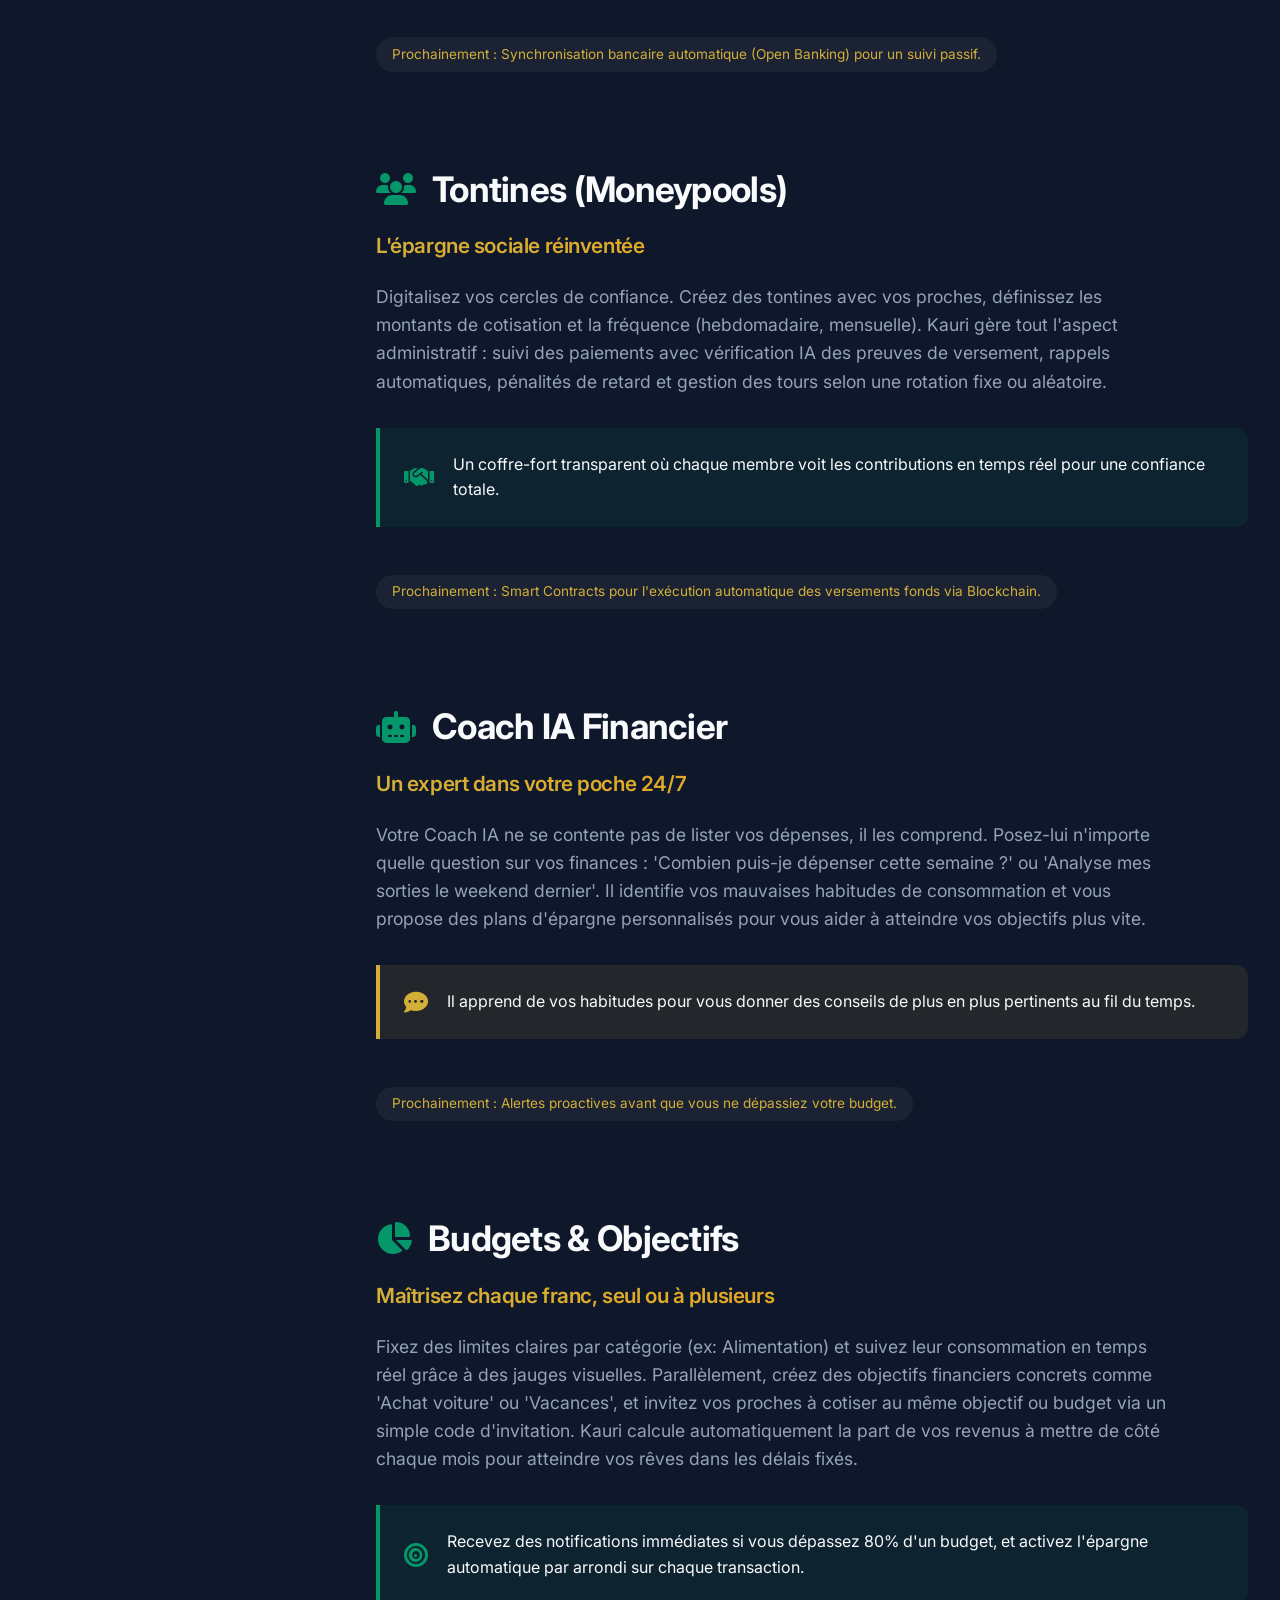
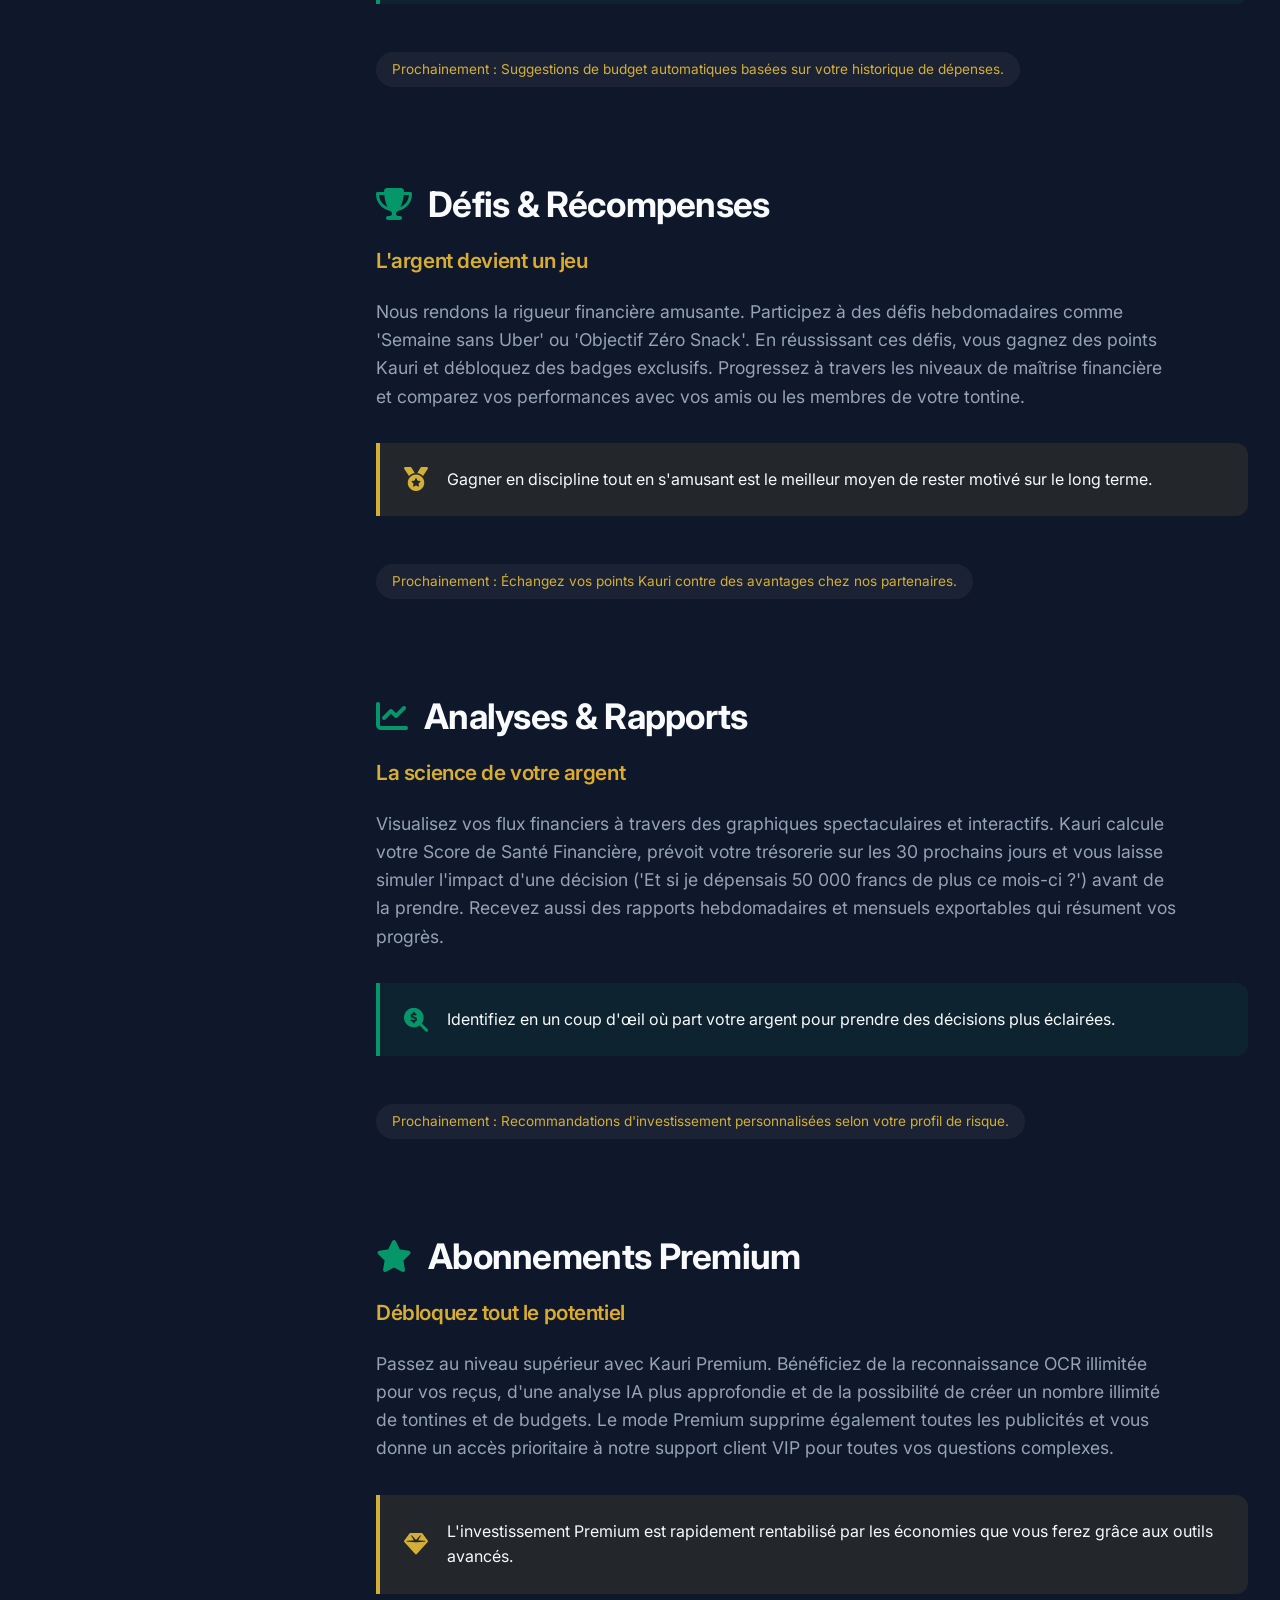
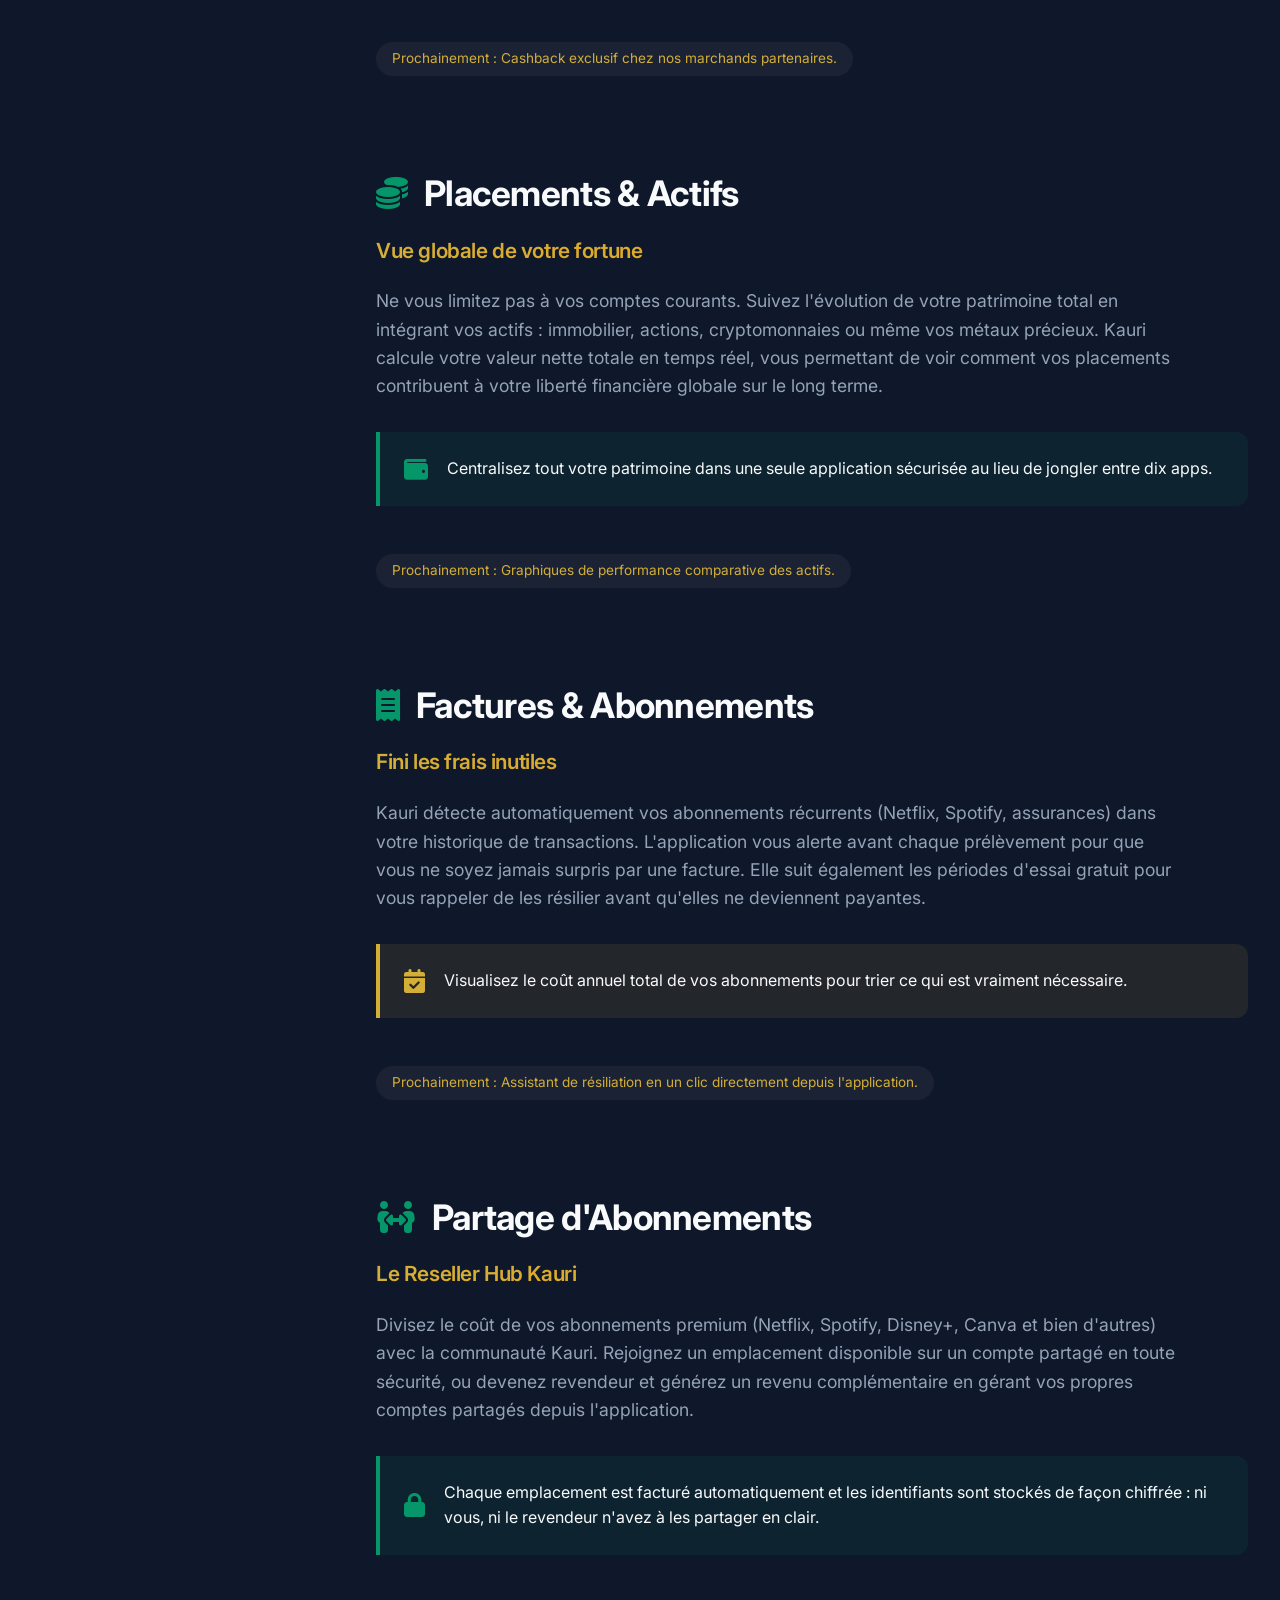
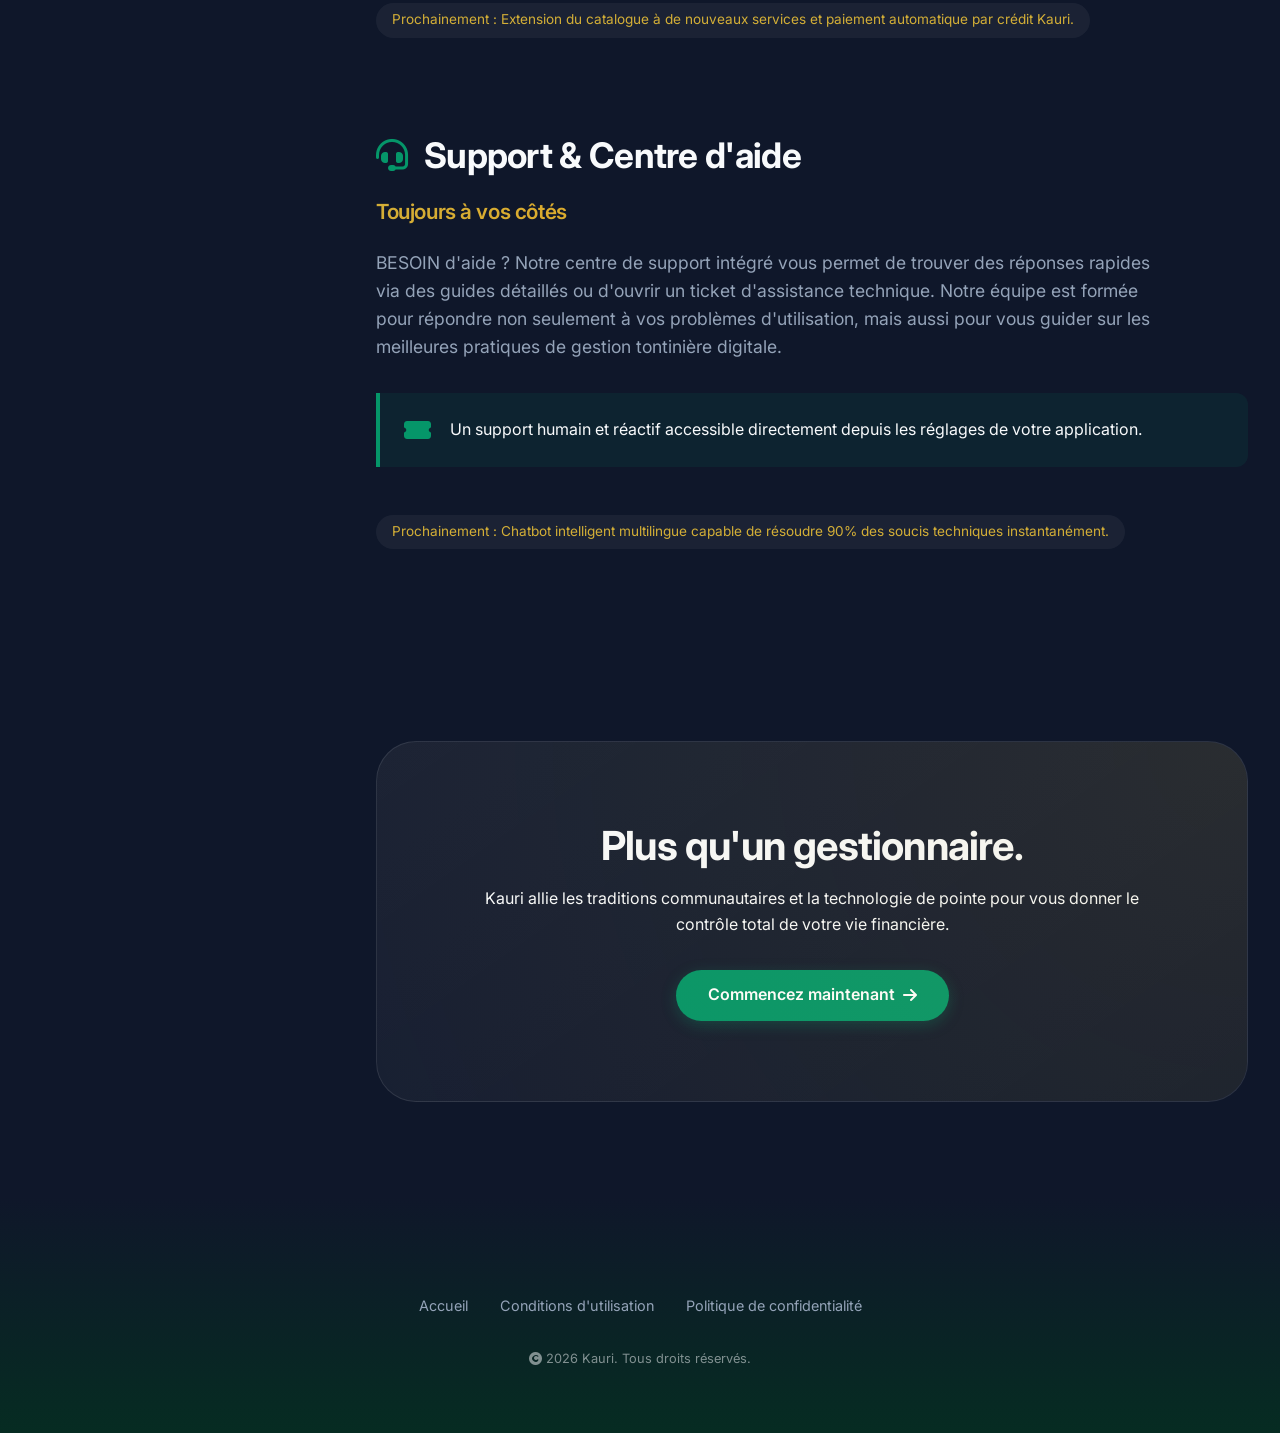
<file: about.html>
<!DOCTYPE html>
<html lang="fr">

<head>
    <meta charset="UTF-8">
    <meta name="viewport" content="width=device-width, initial-scale=1.0">
    <title>À Propos - Kauri</title>
    <!-- SEO & Social Metadata (fr) -->
    <meta name="description" content="Découvrez l'écosystème Kauri : coach IA, tontines, budgets, objectifs et sécurité des données pour sécuriser et structurer votre argent.">
    <link rel="canonical" href="https://kauri-app.com/about.html">
    <link rel="alternate" hreflang="fr" href="https://kauri-app.com/about.html">
    <link rel="alternate" hreflang="en" href="https://kauri-app.com/en/about.html">
    <link rel="alternate" hreflang="x-default" href="https://kauri-app.com/about.html">

    <meta property="og:type" content="website">
    <meta property="og:site_name" content="Kauri">
    <meta property="og:locale" content="fr_FR">
    <meta property="og:locale:alternate" content="en_US">
    <meta property="og:title" content="À Propos - Kauri">
    <meta property="og:description" content="Découvrez l'écosystème Kauri : coach IA, tontines, budgets, objectifs et sécurité des données pour sécuriser et structurer votre argent.">
    <meta property="og:url" content="https://kauri-app.com/about.html">
    <meta property="og:image" content="https://kauri-app.com/og-fr.jpg">
    <meta property="og:image:secure_url" content="https://kauri-app.com/og-fr.jpg">
    <meta property="og:image:type" content="image/jpeg">
    <meta property="og:image:width" content="1200">
    <meta property="og:image:height" content="630">
    <meta property="og:image:alt" content="Kauri - application de gestion financière intelligente">

    <meta name="twitter:card" content="summary_large_image">
    <meta name="twitter:title" content="À Propos - Kauri">
    <meta name="twitter:description" content="Découvrez l'écosystème Kauri : coach IA, tontines, budgets, objectifs et sécurité des données pour sécuriser et structurer votre argent.">
    <meta name="twitter:image" content="https://kauri-app.com/og-fr.jpg">
    <meta name="twitter:image:alt" content="Kauri - application de gestion financière intelligente">

    <link rel="stylesheet" href="/styles.css">
    <link rel="icon" type="image/x-icon" href="/logo.png">

    <!-- Google Fonts -->
    <link rel="preconnect" href="https://fonts.googleapis.com">
    <link rel="preconnect" href="https://fonts.gstatic.com" crossorigin>
    <link href="https://fonts.googleapis.com/css2?family=Inter:wght@400;500;600;700;800&display=swap" rel="stylesheet">
    <!-- Font Awesome -->
    <link rel="stylesheet" href="https://cdnjs.cloudflare.com/ajax/libs/font-awesome/6.4.0/css/all.min.css">
</head>

<body class="about-page">
    <div class="scroll-progress"></div>

    <!-- Navigation -->
    <nav class="glass-nav">
        <div class="container nav-content">
            <a href="index.html" class="logo">
                <i class="fas fa-leaf text-gradient-gold"></i>
                <span>KAURI</span>
            </a>
            <ul class="nav-links">
                <li><a href="index.html#features" data-i18n="nav.features">Fonctionnalités</a></li>
                <li><a href="index.html#how" data-i18n="nav.howItWorks">Comment ça marche</a></li>
                <li><a href="about.html" class="active">À Propos</a></li>
                <li><a href="index.html#download" class="btn btn-primary" data-i18n="nav.download">Télécharger</a></li>
            </ul>
            <div class="lang-switch">
                <button class="lang-btn active" data-lang="fr">FR</button>
                <button class="lang-btn" data-lang="en">EN</button>
            </div>
        </div>
    </nav>

    <!-- About Hero -->
    <section class="about-hero">
        <div class="hero-blob"></div>
        <div class="container">
            <div class="hero-content fade-in-up" style="max-width: 800px; margin: 0 auto; text-align: center;">
                <h1 data-i18n-html="about.hero.title">L'écosystème <span class="text-gradient-gold">Premium</span></h1>
                <p style="color: var(--text-muted); font-size: 1.2rem; margin: 2rem 0;" data-i18n="about.hero.subtitle">
                    Kauri n'est pas qu'une simple application. C'est votre partenaire financier intelligent conçu pour
                    sécuriser, simplifier et structurer votre argent.
                </p>
            </div>
        </div>
    </section>

    <!-- Detailed Features -->
    <section class="features-detail">
        <div class="container feature-layout">
            <!-- Sidebar Nav -->
            <aside class="feature-sidebar">
                <div class="sticky-nav">
                    <a href="#security" class="side-link active" data-i18n="about.nav.security">Sécurité</a>
                    <a href="#transactions" class="side-link" data-i18n="about.nav.transactions">Transactions</a>
                    <a href="#tontines" class="side-link" data-i18n="about.nav.tontines">Tontines</a>
                    <a href="#coach" class="side-link" data-i18n="about.nav.coach">Coach IA</a>
                    <a href="#budget" class="side-link" data-i18n="about.nav.budget">Budgets & Objectifs</a>
                    <a href="#gamification" class="side-link" data-i18n="about.nav.gamification">Gamification</a>
                    <a href="#analytics" class="side-link" data-i18n="about.nav.analytics">Analyses</a>
                    <a href="#premium" class="side-link" data-i18n="about.nav.premium">Premium</a>
                    <a href="#invest" class="side-link" data-i18n="about.nav.invest">Investissements</a>
                    <a href="#bills" class="side-link" data-i18n="about.nav.bills">Factures</a>
                    <a href="#reseller" class="side-link" data-i18n="about.nav.reseller">Abonnements Partagés</a>
                    <a href="#support" class="side-link" data-i18n="about.nav.support">Support</a>
                </div>
            </aside>

            <!-- Main Content -->
            <div class="feature-scroll-content">

                <!-- Security -->
                <div id="security" class="feature-section fade-in-up">
                    <div class="feature-icon-header">
                        <i class="fas fa-shield-alt"></i>
                        <h2 data-i18n="about.features.security.title">Authentification & Sécurité</h2>
                    </div>
                    <h3 class="text-gradient-gold" data-i18n="about.features.security.subtitle">Multi-méthodes &
                        Biométrie</h3>
                    <p data-i18n="about.features.security.desc">L'authentification multi-facteurs (MFA), la
                        vérification d'identité (KYC) et une détection de fraude en temps réel protègent chacun de vos
                        accès. Connectez-vous via email, téléphone ou comptes sociaux, activez la biométrie, et
                        suivez ou révoquez vos sessions actives depuis vos réglages.</p>
                    <div class="tip-box">
                        <i class="fas fa-lightbulb"></i>
                        <p data-i18n="about.features.security.use">Toutes vos données sont cryptées de bout en bout
                            (AES-256) et ne sont jamais partagées avec des tiers.</p>
                    </div>
                    <p class="future-tag" data-i18n="about.features.security.future">A venir : Passkeys pour une
                        connexion sans mot de passe.</p>
                </div>

                <!-- Transactions -->
                <div id="transactions" class="feature-section fade-in-up">
                    <div class="feature-icon-header">
                        <i class="fas fa-exchange-alt"></i>
                        <h2 data-i18n="about.features.transactions.title">Gestion des Transactions</h2>
                    </div>
                    <h3 class="text-gradient-gold" data-i18n="about.features.transactions.subtitle">Manuelle, OCR,
                        Vocale & SMS</h3>
                    <p data-i18n="about.features.transactions.desc">Enregistrez vos dépenses en un clin d'œil.
                        Manuellement, en scannant un reçu, par commande vocale, ou automatiquement depuis vos SMS
                        bancaires et Mobile Money.</p>
                    <div class="tip-box gold">
                        <i class="fas fa-microphone"></i>
                        <p data-i18n="about.features.transactions.use">Le scanner OCR extrait automatiquement les
                            montants. La saisie vocale comprend des phrases comme 'J'ai dépensé 15 000 francs'.</p>
                    </div>
                    <p class="future-tag" data-i18n="about.features.transactions.future">A venir : Synchronisation
                        bancaire automatique (Open Banking).</p>
                </div>

                <!-- Tontines -->
                <div id="tontines" class="feature-section fade-in-up">
                    <div class="feature-icon-header">
                        <i class="fas fa-users"></i>
                        <h2 data-i18n="about.features.tontines.title">Tontines (Moneypools)</h2>
                    </div>
                    <h3 class="text-gradient-gold" data-i18n="about.features.tontines.subtitle">Gestion communautaire
                        digitale</h3>
                    <p data-i18n="about.features.tontines.desc">Digitalisez vos pratiques d'épargne collectives. Gérez
                        les cotisations, les rotations et le fonds social en toute transparence, avec vérification IA
                        des preuves de versement.</p>
                    <div class="tip-box">
                        <i class="fas fa-handshake"></i>
                        <p data-i18n="about.features.tontines.use">Configurez les règles de rotation (fixe ou
                            aléatoire) et automatisez les relances et amendes de retard.</p>
                    </div>
                    <p class="future-tag" data-i18n="about.features.tontines.future">A venir : Smart Contracts pour la
                        libération automatique des fonds.</p>
                </div>

                <!-- Coach IA -->
                <div id="coach" class="feature-section fade-in-up">
                    <div class="feature-icon-header">
                        <i class="fas fa-robot"></i>
                        <h2 data-i18n="about.features.coach.title">Coach IA</h2>
                    </div>
                    <h3 class="text-gradient-gold" data-i18n="about.features.coach.subtitle">Assistant financier
                        intelligent</h3>
                    <p data-i18n="about.features.coach.desc">Posez vos questions en langage naturel. Le coach analyse
                        vos données pour vous aider à optimiser vos finances.</p>
                    <div class="tip-box gold">
                        <i class="fas fa-comment-dots"></i>
                        <p data-i18n="about.features.coach.use">Interface de chat familière pour demander : 'Combien
                            ai-je dépensé en restaurant ce mois-ci ?'.</p>
                    </div>
                    <p class="future-tag" data-i18n="about.features.coach.future">A venir : Mode proactif pour alerter
                        sur les denses inhabituelles.</p>
                </div>

                <!-- Budgets -->
                <div id="budget" class="feature-section fade-in-up">
                    <div class="feature-icon-header">
                        <i class="fas fa-chart-pie"></i>
                        <h2 data-i18n="about.features.budget.title">Budgets & Objectifs</h2>
                    </div>
                    <h3 class="text-gradient-gold" data-i18n="about.features.budget.subtitle">Planification & Épargne
                        ciblée</h3>
                    <p data-i18n="about.features.budget.desc">Fixez des limites par catégorie et suivez votre
                        progression vers vos rêves financiers en temps réel. Créez des budgets et objectifs partagés
                        avec vos proches via un simple code d'invitation.</p>
                    <div class="tip-box">
                        <i class="fas fa-bullseye"></i>
                        <p data-i18n="about.features.budget.use">Créez un objectif (ex: Achat voiture), voyez la jauge
                            se remplir à mesure que vous épargnez, et activez l'épargne automatique par arrondi.</p>
                    </div>
                    <p class="future-tag" data-i18n="about.features.budget.future">A venir : Suggestions de budget
                        automatiques basées sur votre historique.</p>
                </div>

                <!-- Gamification -->
                <div id="gamification" class="feature-section fade-in-up">
                    <div class="feature-icon-header">
                        <i class="fas fa-trophy"></i>
                        <h2 data-i18n="about.features.gamification.title">Défis & Gamification</h2>
                    </div>
                    <h3 class="text-gradient-gold" data-i18n="about.features.gamification.subtitle">Motivation &
                        Récompenses</h3>
                    <p data-i18n="about.features.gamification.desc">Rendez la gestion financière amusante avec des défis
                        hebdomadaires et gagnez des badges de succès.</p>
                    <div class="tip-box gold">
                        <i class="fas fa-medal"></i>
                        <p data-i18n="about.features.gamification.use">Participez au défi 'Zéro Dépense Inutile' et
                            suivez votre progression dans les classements.</p>
                    </div>
                    <p class="future-tag" data-i18n="about.features.gamification.future">A venir : Partenariats pour des
                        avantages réels basés sur votre Score Kauri.</p>
                </div>

                <!-- Analytics -->
                <div id="analytics" class="feature-section fade-in-up">
                    <div class="feature-icon-header">
                        <i class="fas fa-chart-line"></i>
                        <h2 data-i18n="about.features.analytics.title">Analyses & Insights</h2>
                    </div>
                    <h3 class="text-gradient-gold" data-i18n="about.features.analytics.subtitle">Compréhension
                        approfondie</h3>
                    <p data-i18n="about.features.analytics.desc">Visualisez vos flux d'argent grâce à des graphiques
                        dynamiques et des insights générés par l'IA. Consultez votre Score de Santé Financière,
                        votre prévision de trésorerie sur 30 jours, et simulez l'impact d'une décision avant de la
                        prendre.</p>
                    <div class="tip-box">
                        <i class="fas fa-search-dollar"></i>
                        <p data-i18n="about.features.analytics.use">Comparez vos revenus et dépenses sur plusieurs mois
                            pour détecter les tendances.</p>
                    </div>
                    <p class="future-tag" data-i18n="about.features.analytics.future">A venir : Recommandations
                        d'investissement personnalisées.</p>
                </div>

                <!-- Premium -->
                <div id="premium" class="feature-section fade-in-up">
                    <div class="feature-icon-header">
                        <i class="fas fa-star"></i>
                        <h2 data-i18n="about.features.premium.title">Abonnements Premium</h2>
                    </div>
                    <h3 class="text-gradient-gold" data-i18n="about.features.premium.subtitle">Puissance illimitée</h3>
                    <p data-i18n="about.features.premium.desc">Débloquez tout le potentiel de la technologie Kauri avec
                        le mode Premium.</p>
                    <div class="tip-box gold">
                        <i class="fas fa-gem"></i>
                        <p data-i18n="about.features.premium.use">OCR illimité, analyse vocale avancée, rapports PDF
                            détaillés et suppression des limites de tontines.</p>
                    </div>
                    <p class="future-tag" data-i18n="about.features.premium.future">A venir : Cashback exclusif chez nos
                        marchands partenaires.</p>
                </div>

                <!-- Investments -->
                <div id="invest" class="feature-section fade-in-up">
                    <div class="feature-icon-header">
                        <i class="fas fa-coins"></i>
                        <h2 data-i18n="about.features.invest.title">Placements & Investissements</h2>
                    </div>
                    <h3 class="text-gradient-gold" data-i18n="about.features.invest.subtitle">Vue consolidée du
                        patrimoine</h3>
                    <p data-i18n="about.features.invest.desc">Suivez vos actifs (Actions, Crypto, Immobilier) au même
                        endroit que vos dépenses quotidiennes.</p>
                    <div class="tip-box">
                        <i class="fas fa-wallet"></i>
                        <p data-i18n="about.features.invest.use">Saisissez vos placements pour voir l'évolution de la
                            valeur totale de votre portefeuille.</p>
                    </div>
                    <p class="future-tag" data-i18n="about.features.invest.future">A venir : Synchronisation automatique
                        avec les plateformes de trading.</p>
                </div>

                <!-- Bills -->
                <div id="bills" class="feature-section fade-in-up">
                    <div class="feature-icon-header">
                        <i class="fas fa-receipt"></i>
                        <h2 data-i18n="about.features.bills.title">Factures & Abonnements</h2>
                    </div>
                    <h3 class="text-gradient-gold" data-i18n="about.features.bills.subtitle">Ne manquez aucune échéance
                    </h3>
                    <p data-i18n="about.features.bills.desc">Centralisez le suivi de vos charges récurrentes et gérez
                        vos périodes d'essai gratuites.</p>
                    <div class="tip-box gold">
                        <i class="fas fa-calendar-check"></i>
                        <p data-i18n="about.features.bills.use">Rappels automatiques avant les prélèvements et détection
                            intelligente dans vos transactions.</p>
                    </div>
                    <p class="future-tag" data-i18n="about.features.bills.future">A venir : Résiliation automatique en
                        un clic.</p>
                </div>

                <!-- Reseller Hub -->
                <div id="reseller" class="feature-section fade-in-up">
                    <div class="feature-icon-header">
                        <i class="fas fa-people-arrows"></i>
                        <h2 data-i18n="about.features.reseller.title">Partage d'Abonnements</h2>
                    </div>
                    <h3 class="text-gradient-gold" data-i18n="about.features.reseller.subtitle">Le Reseller Hub Kauri
                    </h3>
                    <p data-i18n="about.features.reseller.desc">Divisez le coût de vos abonnements premium (Netflix,
                        Spotify, Disney+, Canva et bien d'autres) avec la communauté Kauri. Rejoignez un emplacement
                        disponible sur un compte partagé, ou devenez revendeur et générez un revenu complémentaire en
                        gérant vos propres comptes partagés.</p>
                    <div class="tip-box">
                        <i class="fas fa-lock"></i>
                        <p data-i18n="about.features.reseller.use">Chaque emplacement est facturé automatiquement et
                            les identifiants sont stockés de façon chiffrée : personne n'a à les partager en clair.</p>
                    </div>
                    <p class="future-tag" data-i18n="about.features.reseller.future">A venir : Extension du catalogue
                        et paiement automatique par crédit Kauri.</p>
                </div>

                <!-- Support -->
                <div id="support" class="feature-section fade-in-up">
                    <div class="feature-icon-header">
                        <i class="fas fa-headset"></i>
                        <h2 data-i18n="about.features.support.title">Support & Centre d'aide</h2>
                    </div>
                    <h3 class="text-gradient-gold" data-i18n="about.features.support.subtitle">Assistance structurée
                    </h3>
                    <p data-i18n="about.features.support.desc">Une équipe à votre écoute pour résoudre vos problèmes
                        techniques ou financiers directement via des tickets.</p>
                    <div class="tip-box">
                        <i class="fas fa-ticket-alt"></i>
                        <p data-i18n="about.features.support.use">Ouvrez un ticket dans l'app et suivez son état
                            d'avancement en temps réel.</p>
                    </div>
                    <p class="future-tag" data-i18n="about.features.support.future">A venir : Support multilingue
                        étendu.</p>
                </div>

                <!-- Conclusion -->
                <div class="conclusion-box fade-in-up">
                    <h2 data-i18n="about.conclusion.title">Plus qu'un gestionnaire.</h2>
                    <p data-i18n="about.conclusion.desc">Kauri allie les traditions communautaires et la technologie de
                        pointe pour vous donner le contrôle total de votre vie financière.</p>
                    <a href="index.html#download" class="btn btn-primary" style="margin-top: 2rem;">
                        <span data-i18n="hero.ctaPrimary">Commencez maintenant</span>
                        <i class="fas fa-arrow-right"></i>
                    </a>
                </div>

            </div>
        </div>
    </section>

    <!-- Footer -->
    <section class="download-section" style="padding: 4rem 0;">
        <div class="container fade-in-up">
            <div class="footer-links">
                <a href="index.html">Accueil</a>
                <a href="terms.html" data-i18n="footer.terms">Conditions d'utilisation</a>
                <a href="privacy.html" data-i18n="footer.privacy">Politique de confidentialité</a>
            </div>

            <div style="margin-top: 2rem; opacity: 0.5; font-size: 0.8rem;">
                <i class="fas fa-copyright"></i> <span id="year"></span> Kauri. <span data-i18n="footer.rights">Tous
                    droits réservés.</span>
            </div>
        </div>
    </section>

    <script src="/scripts.js"></script>
    <script src="/about.js"></script>
</body>

</html>
</file>
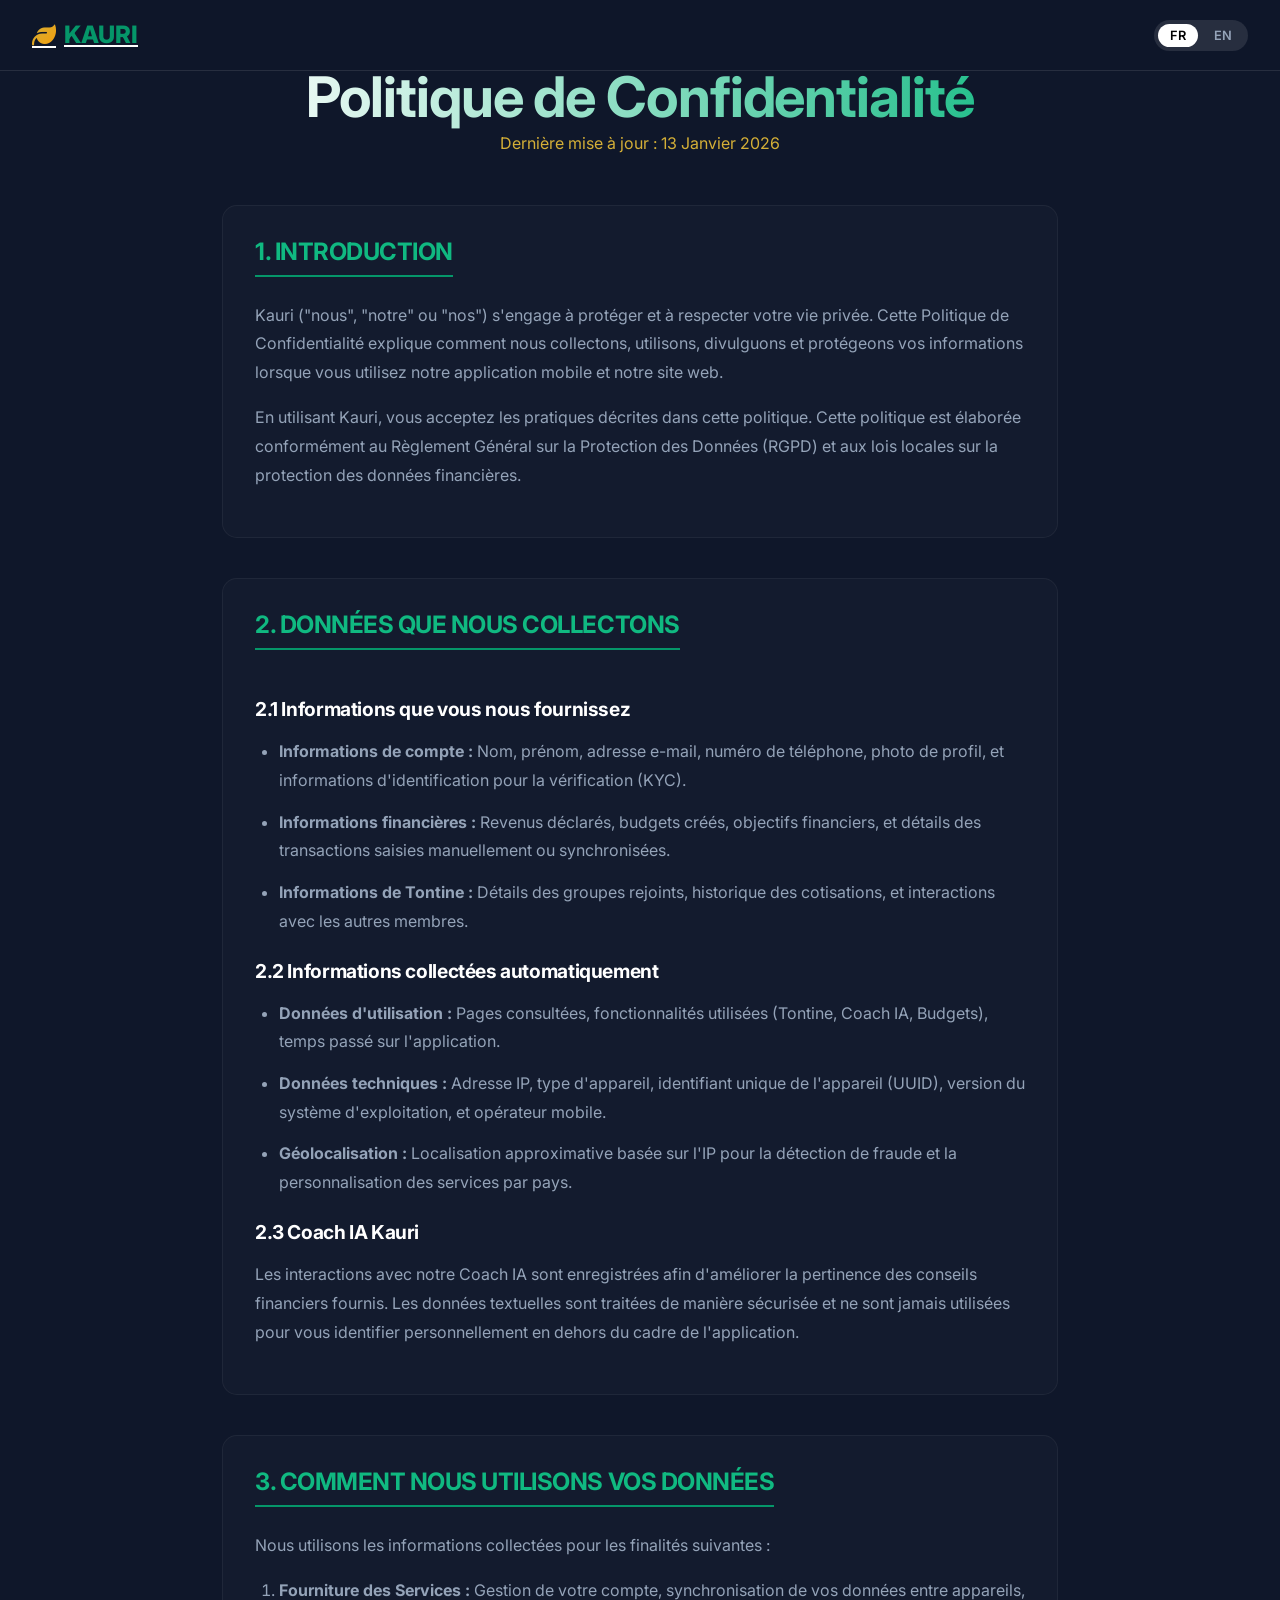
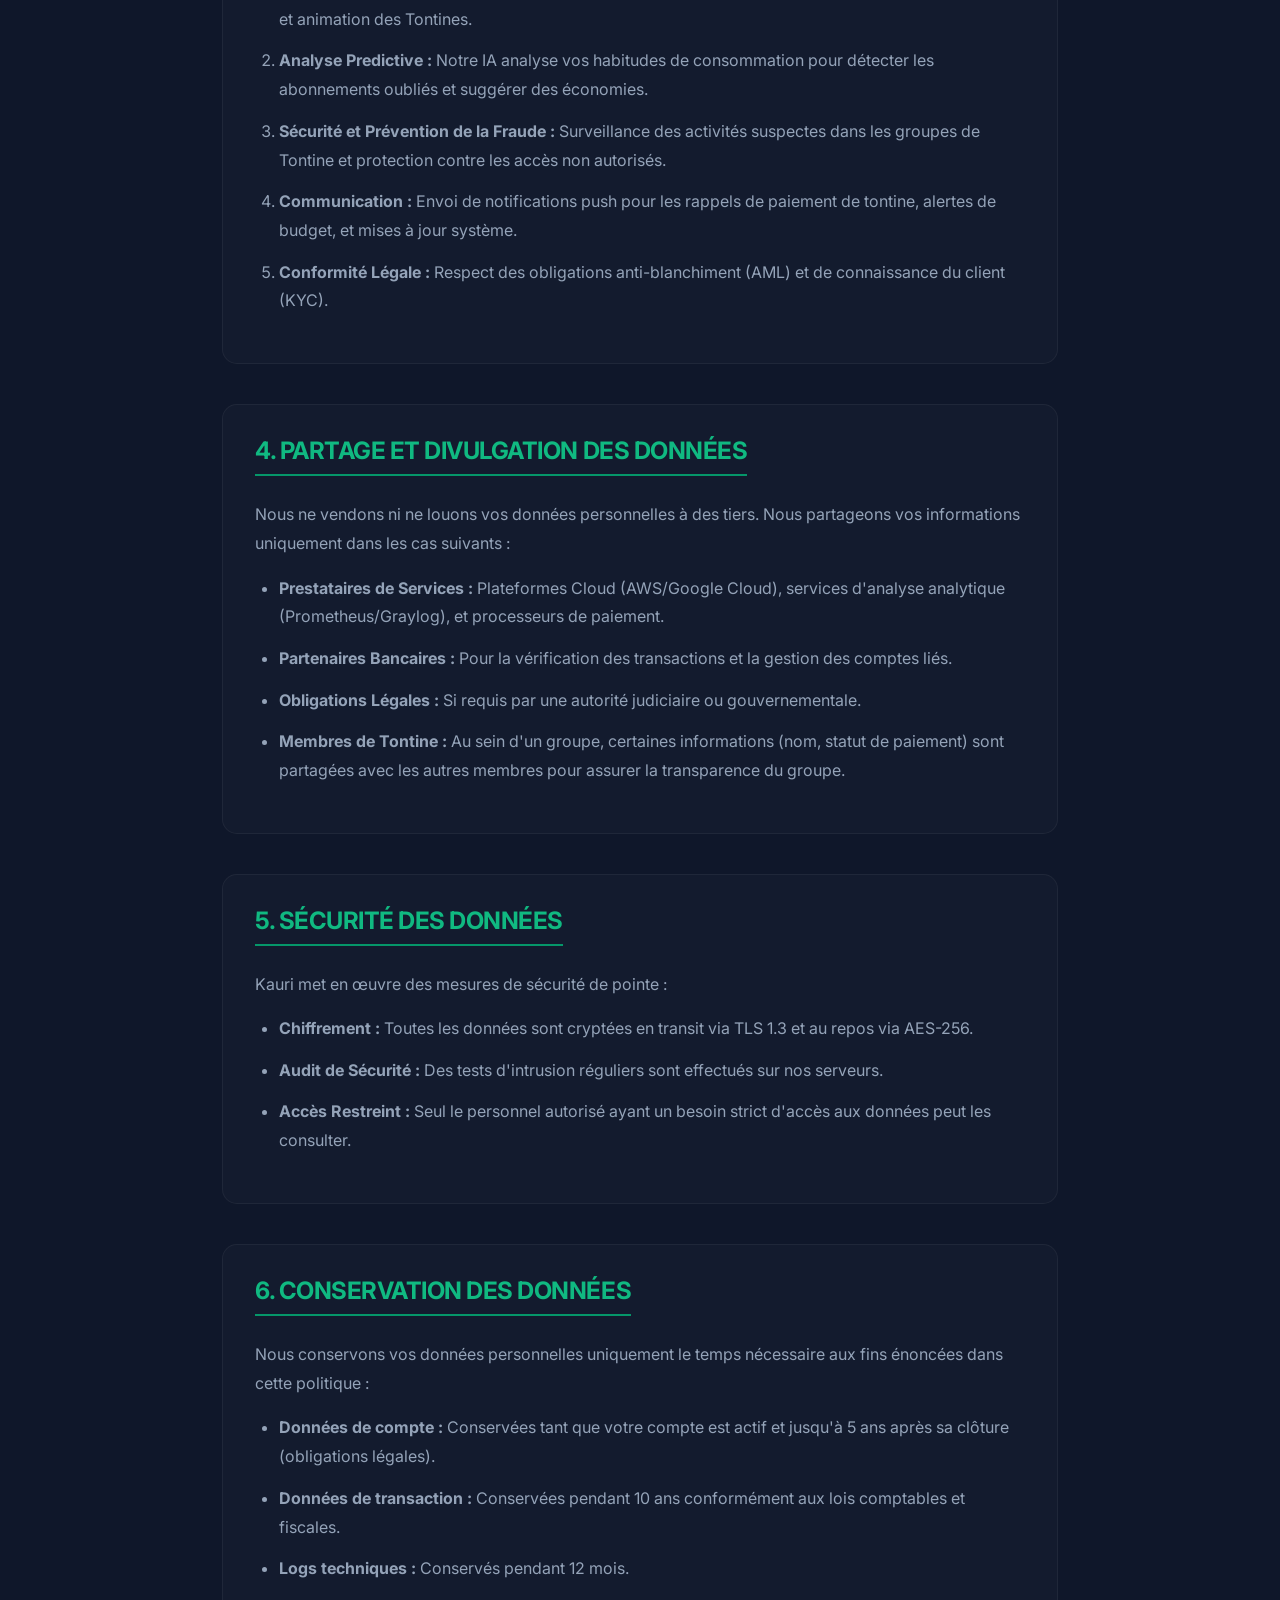
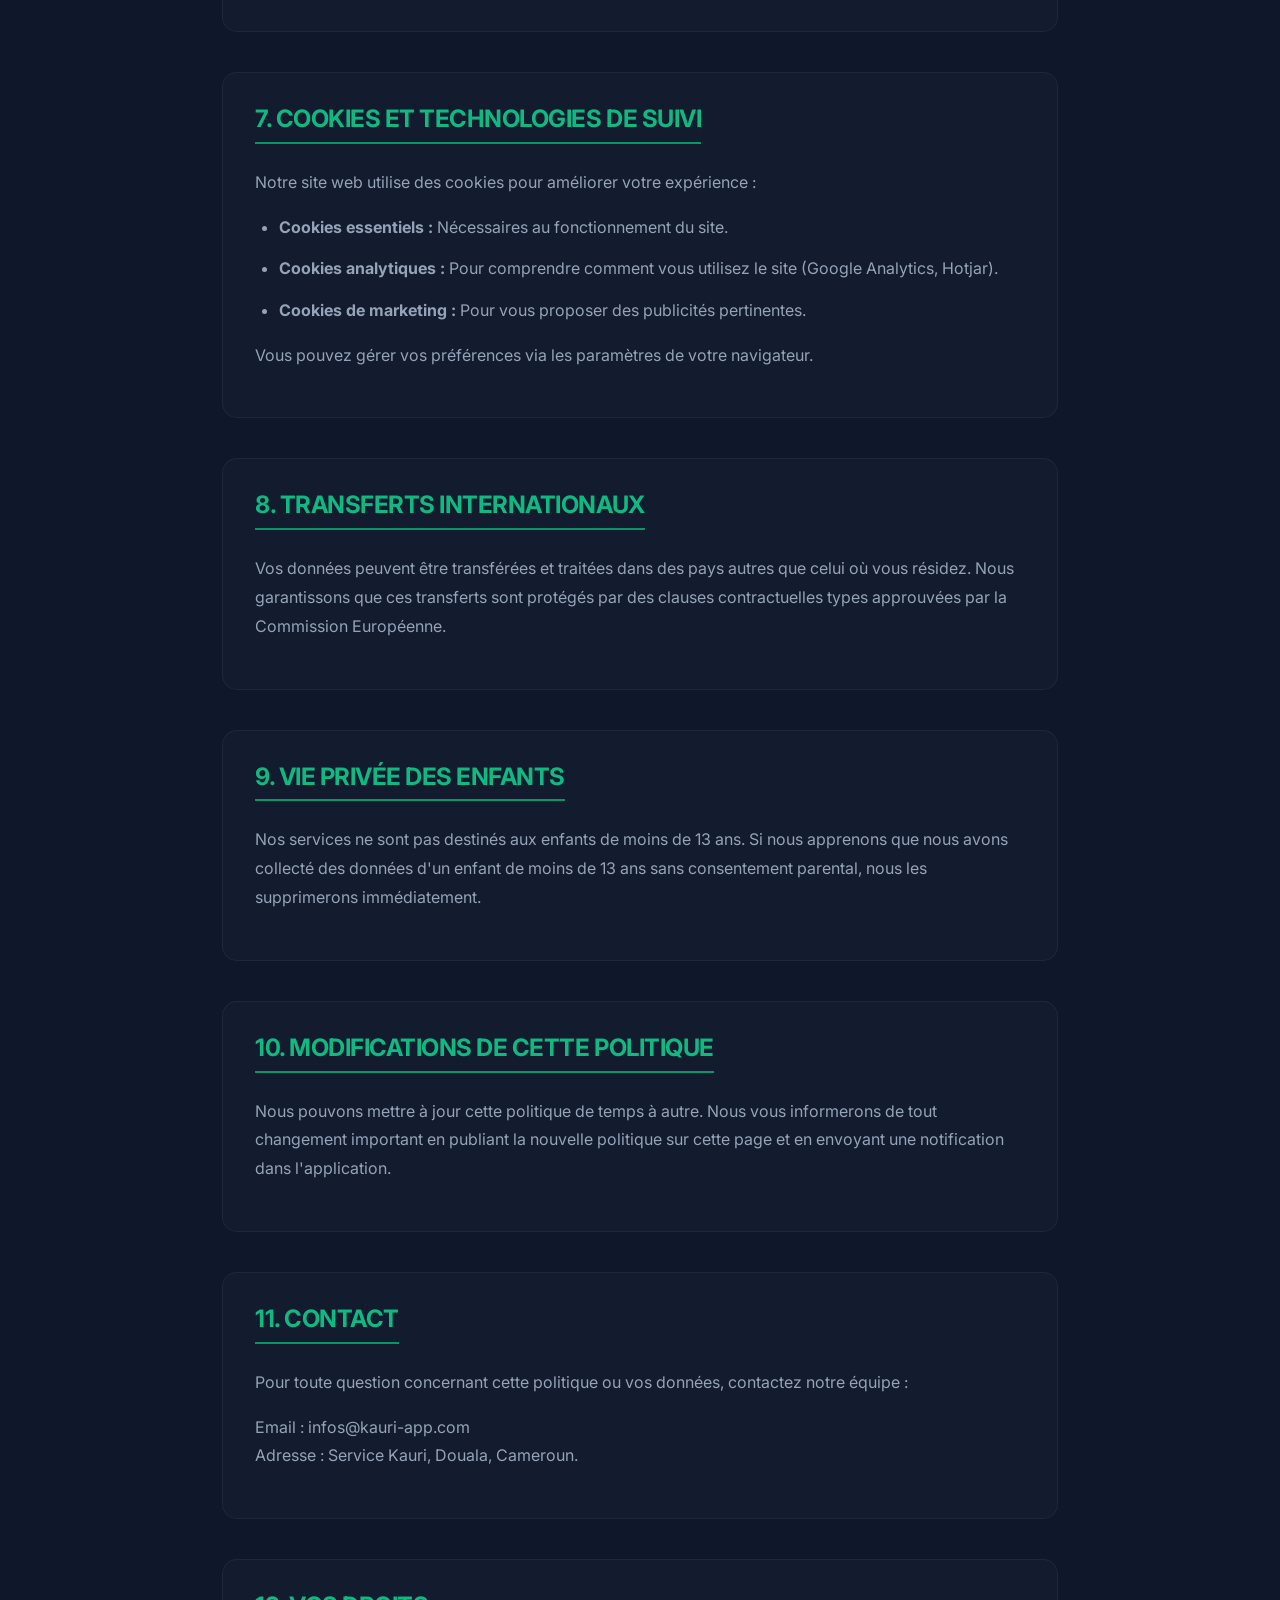
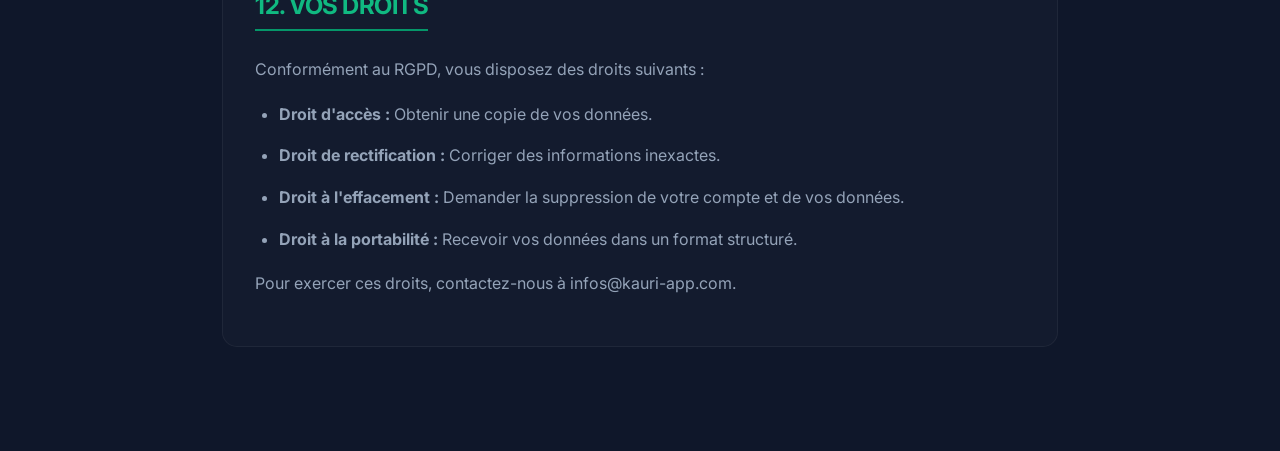
<file: privacy.html>
<!DOCTYPE html>
<html lang="fr">

<head>
    <meta charset="UTF-8">
    <meta name="viewport" content="width=device-width, initial-scale=1.0">
    <title>Kauri - Politique de Confidentialité</title>
    <!-- SEO & Social Metadata (fr) -->
    <meta name="description" content="Découvrez comment Kauri collecte, utilise et protège vos données personnelles.">
    <link rel="canonical" href="https://kauri-app.com/privacy.html">
    <link rel="alternate" hreflang="fr" href="https://kauri-app.com/privacy.html">
    <link rel="alternate" hreflang="en" href="https://kauri-app.com/en/privacy.html">
    <link rel="alternate" hreflang="x-default" href="https://kauri-app.com/privacy.html">

    <meta property="og:type" content="website">
    <meta property="og:site_name" content="Kauri">
    <meta property="og:locale" content="fr_FR">
    <meta property="og:locale:alternate" content="en_US">
    <meta property="og:title" content="Kauri - Politique de Confidentialité">
    <meta property="og:description" content="Découvrez comment Kauri collecte, utilise et protège vos données personnelles.">
    <meta property="og:url" content="https://kauri-app.com/privacy.html">
    <meta property="og:image" content="https://kauri-app.com/og-fr.jpg">
    <meta property="og:image:secure_url" content="https://kauri-app.com/og-fr.jpg">
    <meta property="og:image:type" content="image/jpeg">
    <meta property="og:image:width" content="1200">
    <meta property="og:image:height" content="630">
    <meta property="og:image:alt" content="Kauri - application de gestion financière intelligente">

    <meta name="twitter:card" content="summary_large_image">
    <meta name="twitter:title" content="Kauri - Politique de Confidentialité">
    <meta name="twitter:description" content="Découvrez comment Kauri collecte, utilise et protège vos données personnelles.">
    <meta name="twitter:image" content="https://kauri-app.com/og-fr.jpg">
    <meta name="twitter:image:alt" content="Kauri - application de gestion financière intelligente">

    <link rel="stylesheet" href="/styles.css">
    <link href="https://fonts.googleapis.com/css2?family=Inter:wght@400;600;700&display=swap" rel="stylesheet">
    <link rel="stylesheet" href="https://cdnjs.cloudflare.com/ajax/libs/font-awesome/6.4.0/css/all.min.css">
    <style>
        .legal-container {
            max-width: 900px;
            margin: 0 auto;
            padding: 4rem 2rem;
        }

        .legal-header {
            text-align: center;
            margin-bottom: 3rem;
        }

        .legal-section {
            margin-bottom: 2.5rem;
            background: rgba(255, 255, 255, 0.02);
            padding: 2rem;
            border-radius: 15px;
            border: 1px solid rgba(255, 255, 255, 0.05);
        }

        .legal-section h2 {
            color: var(--primary-light);
            margin-bottom: 1.5rem;
            font-size: 1.5rem;
            border-bottom: 2px solid var(--primary);
            display: inline-block;
            padding-bottom: 0.5rem;
        }

        .legal-section h3 {
            color: white;
            margin: 1.5rem 0 1rem;
            font-size: 1.2rem;
        }

        .legal-section p,
        .legal-section ul,
        .legal-section ol {
            color: var(--text-muted);
            line-height: 1.8;
            margin-bottom: 1rem;
        }

        .legal-section ul,
        .legal-section ol {
            padding-left: 1.5rem;
        }

        .legal-section li {
            margin-bottom: 0.8rem;
        }

        .nav-fixed {
            position: fixed;
            top: 0;
            width: 100%;
            background: rgba(15, 23, 42, 0.95);
            backdrop-filter: blur(10px);
            z-index: 1000;
            padding: 1rem 0;
            border-bottom: 1px solid rgba(255, 255, 255, 0.1);
        }

        .tab-btn {
            background: transparent;
            border: 1px solid var(--primary);
            color: var(--primary-light);
            padding: 0.5rem 1.5rem;
            border-radius: 20px;
            cursor: pointer;
            transition: all 0.3s;
        }

        .tab-btn.active {
            background: var(--primary);
            color: white;
        }
    </style>
</head>

<body data-title-fr="Politique de Confidentialité" data-title-en="Privacy Policy" data-default-lang="fr">
    <nav class="nav-fixed">
        <div class="container nav-content">
            <a href="index.html" class="logo">
                <i class="fas fa-leaf text-gradient-gold"></i>
                <span>KAURI</span>
            </a>
            <div class="lang-switch">
                <button class="lang-btn active" data-lang="fr">FR</button>
                <button class="lang-btn" data-lang="en">EN</button>
            </div>
        </div>
    </nav>

    <div class="legal-container">
        <div class="legal-header">
            <h1 id="page-title">Politique de Confidentialité</h1>
            <p style="color: var(--secondary);">Dernière mise à jour : 13 Janvier 2026</p>
        </div>

        <div id="content-fr">
            <div class="legal-section">
                <h2>1. INTRODUCTION</h2>
                <p>Kauri ("nous", "notre" ou "nos") s'engage à protéger et à respecter votre vie privée. Cette Politique
                    de Confidentialité explique comment nous collectons, utilisons, divulguons et protégeons vos
                    informations lorsque vous utilisez notre application mobile et notre site web.</p>
                <p>En utilisant Kauri, vous acceptez les pratiques décrites dans cette politique. Cette politique est
                    élaborée conformément au Règlement Général sur la Protection des Données (RGPD) et aux lois locales
                    sur la protection des données financières.</p>
            </div>

            <div class="legal-section">
                <h2>2. DONNÉES QUE NOUS COLLECTONS</h2>
                <h3>2.1 Informations que vous nous fournissez</h3>
                <ul>
                    <li><strong>Informations de compte :</strong> Nom, prénom, adresse e-mail, numéro de téléphone,
                        photo de profil, et informations d'identification pour la vérification (KYC).</li>
                    <li><strong>Informations financières :</strong> Revenus déclarés, budgets créés, objectifs
                        financiers, et détails des transactions saisies manuellement ou synchronisées.</li>
                    <li><strong>Informations de Tontine :</strong> Détails des groupes rejoints, historique des
                        cotisations, et interactions avec les autres membres.</li>
                </ul>
                <h3>2.2 Informations collectées automatiquement</h3>
                <ul>
                    <li><strong>Données d'utilisation :</strong> Pages consultées, fonctionnalités utilisées (Tontine,
                        Coach IA, Budgets), temps passé sur l'application.</li>
                    <li><strong>Données techniques :</strong> Adresse IP, type d'appareil, identifiant unique de
                        l'appareil (UUID), version du système d'exploitation, et opérateur mobile.</li>
                    <li><strong>Géolocalisation :</strong> Localisation approximative basée sur l'IP pour la détection
                        de fraude et la personnalisation des services par pays.</li>
                </ul>
                <h3>2.3 Coach IA Kauri</h3>
                <p>Les interactions avec notre Coach IA sont enregistrées afin d'améliorer la pertinence des conseils
                    financiers fournis. Les données textuelles sont traitées de manière sécurisée et ne sont jamais
                    utilisées pour vous identifier personnellement en dehors du cadre de l'application.</p>
            </div>

            <div class="legal-section">
                <h2>3. COMMENT NOUS UTILISONS VOS DONNÉES</h2>
                <p>Nous utilisons les informations collectées pour les finalités suivantes :</p>
                <ol>
                    <li><strong>Fourniture des Services :</strong> Gestion de votre compte, synchronisation de vos
                        données entre appareils, et animation des Tontines.</li>
                    <li><strong>Analyse Predictive :</strong> Notre IA analyse vos habitudes de consommation pour
                        détecter les abonnements oubliés et suggérer des économies.</li>
                    <li><strong>Sécurité et Prévention de la Fraude :</strong> Surveillance des activités suspectes dans
                        les groupes de Tontine et protection contre les accès non autorisés.</li>
                    <li><strong>Communication :</strong> Envoi de notifications push pour les rappels de paiement de
                        tontine, alertes de budget, et mises à jour système.</li>
                    <li><strong>Conformité Légale :</strong> Respect des obligations anti-blanchiment (AML) et de
                        connaissance du client (KYC).</li>
                </ol>
            </div>

            <div class="legal-section">
                <h2>4. PARTAGE ET DIVULGATION DES DONNÉES</h2>
                <p>Nous ne vendons ni ne louons vos données personnelles à des tiers. Nous partageons vos informations
                    uniquement dans les cas suivants :</p>
                <ul>
                    <li><strong>Prestataires de Services :</strong> Plateformes Cloud (AWS/Google Cloud), services
                        d'analyse analytique (Prometheus/Graylog), et processeurs de paiement.</li>
                    <li><strong>Partenaires Bancaires :</strong> Pour la vérification des transactions et la gestion des
                        comptes liés.</li>
                    <li><strong>Obligations Légales :</strong> Si requis par une autorité judiciaire ou gouvernementale.
                    </li>
                    <li><strong>Membres de Tontine :</strong> Au sein d'un groupe, certaines informations (nom, statut
                        de paiement) sont partagées avec les autres membres pour assurer la transparence du groupe.</li>
                </ul>
            </div>

            <div class="legal-section">
                <h2>5. SÉCURITÉ DES DONNÉES</h2>
                <p>Kauri met en œuvre des mesures de sécurité de pointe :</p>
                <ul>
                    <li><strong>Chiffrement :</strong> Toutes les données sont cryptées en transit via TLS 1.3 et au
                        repos via AES-256.</li>
                    <li><strong>Audit de Sécurité :</strong> Des tests d'intrusion réguliers sont effectués sur nos
                        serveurs.</li>
                    <li><strong>Accès Restreint :</strong> Seul le personnel autorisé ayant un besoin strict d'accès aux
                        données peut les consulter.</li>
                </ul>
            </div>

            <div class="legal-section">
                <h2>6. CONSERVATION DES DONNÉES</h2>
                <p>Nous conservons vos données personnelles uniquement le temps nécessaire aux fins énoncées dans cette
                    politique :</p>
                <ul>
                    <li><strong>Données de compte :</strong> Conservées tant que votre compte est actif et jusqu'à 5 ans
                        après sa clôture (obligations légales).</li>
                    <li><strong>Données de transaction :</strong> Conservées pendant 10 ans conformément aux lois
                        comptables et fiscales.</li>
                    <li><strong>Logs techniques :</strong> Conservés pendant 12 mois.</li>
                </ul>
            </div>

            <div class="legal-section">
                <h2>7. COOKIES ET TECHNOLOGIES DE SUIVI</h2>
                <p>Notre site web utilise des cookies pour améliorer votre expérience :</p>
                <ul>
                    <li><strong>Cookies essentiels :</strong> Nécessaires au fonctionnement du site.</li>
                    <li><strong>Cookies analytiques :</strong> Pour comprendre comment vous utilisez le site (Google
                        Analytics, Hotjar).</li>
                    <li><strong>Cookies de marketing :</strong> Pour vous proposer des publicités pertinentes.</li>
                </ul>
                <p>Vous pouvez gérer vos préférences via les paramètres de votre navigateur.</p>
            </div>

            <div class="legal-section">
                <h2>8. TRANSFERTS INTERNATIONAUX</h2>
                <p>Vos données peuvent être transférées et traitées dans des pays autres que celui où vous résidez. Nous
                    garantissons que ces transferts sont protégés par des clauses contractuelles types approuvées par la
                    Commission Européenne.</p>
            </div>

            <div class="legal-section">
                <h2>9. VIE PRIVÉE DES ENFANTS</h2>
                <p>Nos services ne sont pas destinés aux enfants de moins de 13 ans. Si nous apprenons que nous avons
                    collecté des données d'un enfant de moins de 13 ans sans consentement parental, nous les
                    supprimerons immédiatement.</p>
            </div>

            <div class="legal-section">
                <h2>10. MODIFICATIONS DE CETTE POLITIQUE</h2>
                <p>Nous pouvons mettre à jour cette politique de temps à autre. Nous vous informerons de tout changement
                    important en publiant la nouvelle politique sur cette page et en envoyant une notification dans
                    l'application.</p>
            </div>

            <div class="legal-section">
                <h2>11. CONTACT</h2>
                <p>Pour toute question concernant cette politique ou vos données, contactez notre équipe :</p>
                <p>Email : infos@kauri-app.com<br>Adresse : Service Kauri, Douala, Cameroun.</p>
            </div>

            <div class="legal-section">
                <h2>12. VOS DROITS</h2>
                <p>Conformément au RGPD, vous disposez des droits suivants :</p>
                <ul>
                    <li><strong>Droit d'accès :</strong> Obtenir une copie de vos données.</li>
                    <li><strong>Droit de rectification :</strong> Corriger des informations inexactes.</li>
                    <li><strong>Droit à l'effacement :</strong> Demander la suppression de votre compte et de vos
                        données.</li>
                    <li><strong>Droit à la portabilité :</strong> Recevoir vos données dans un format structuré.</li>
                </ul>
                <p>Pour exercer ces droits, contactez-nous à infos@kauri-app.com.</p>
            </div>
        </div>

        <div id="content-en" style="display: none;">
            <div class="legal-section">
                <h2>1. INTRODUCTION</h2>
                <p>Kauri ("we", "us", or "our") is committed to protecting and respecting your privacy. This Privacy
                    Policy explains how we collect, use, disclose, and protect your information when you use our mobile
                    application and our website.</p>
                <p>By using Kauri, you agree to the practices described in this policy. This policy is developed in
                    accordance with the General Data Protection Regulation (GDPR) and local laws on financial data
                    protection.</p>
            </div>

            <div class="legal-section">
                <h2>2. DATA WE COLLECT</h2>
                <h3>2.1 Information You Provide to Us</h3>
                <ul>
                    <li><strong>Account Information:</strong> First name, last name, email address, phone number,
                        profile picture, and identification information for verification (KYC).</li>
                    <li><strong>Financial Information:</strong> Declared income, created budgets, financial goals, and
                        details of manually entered or synchronized transactions.</li>
                    <li><strong>Tontine Information:</strong> Details of joined groups, contribution history, and
                        interactions with other members.</li>
                </ul>
                <h3>2.2 Information Collected Automatically</h3>
                <ul>
                    <li><strong>Usage Data:</strong> Viewed pages, features used (Tontine, AI Coach, Budgets), time
                        spent on the application.</li>
                    <li><strong>Technical Data:</strong> IP address, device type, unique device identifier (UUID),
                        operating system version, and mobile operator.</li>
                    <li><strong>Geolocation:</strong> Approximate location based on IP for fraud detection and
                        country-specific service personalization.</li>
                </ul>
            </div>

            <div class="legal-section">
                <h2>3. HOW WE USE YOUR DATA</h2>
                <p>We use the collected information for the following purposes:</p>
                <ol>
                    <li><strong>Service Delivery:</strong> Managing your account, synchronizing your data across
                        devices, and animating Tontines.</li>
                    <li><strong>Predictive Analysis:</strong> Our AI analyzes your consumption habits to detect
                        forgotten subscriptions and suggest savings.</li>
                    <li><strong>Security and Fraud Prevention:</strong> Monitoring suspicious activities in Tontine
                        groups and protecting against unauthorized access.</li>
                    <li><strong>Communication:</strong> Sending push notifications for Tontine payment reminders, budget
                        alerts, and system updates.</li>
                    <li><strong>Legal Compliance:</strong> Respecting Anti-Money Laundering (AML) and Know Your Customer
                        (KYC) obligations.</li>
                </ol>
            </div>
            <!-- Extensive English content continues similarly... -->
        </div>
    </div>

    <script src="/legal.js"></script>
</body>

</html>
</file>
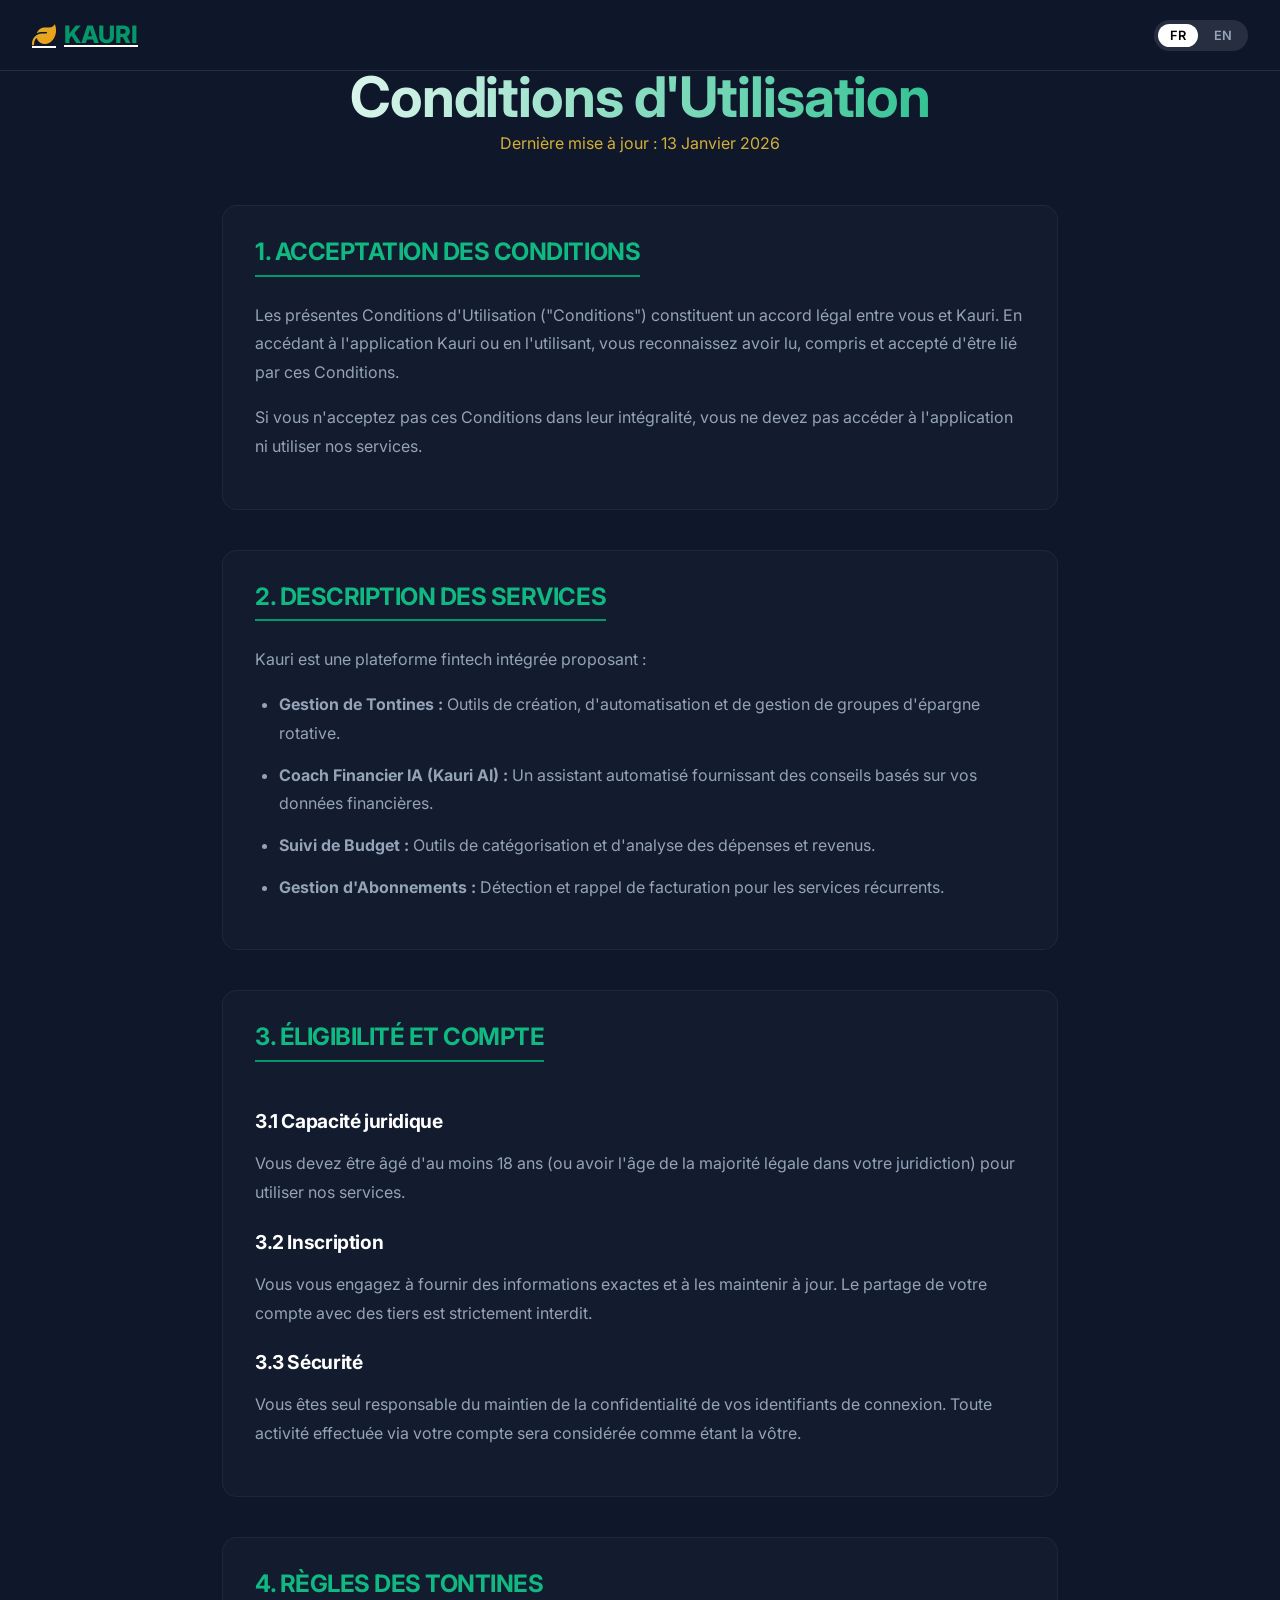
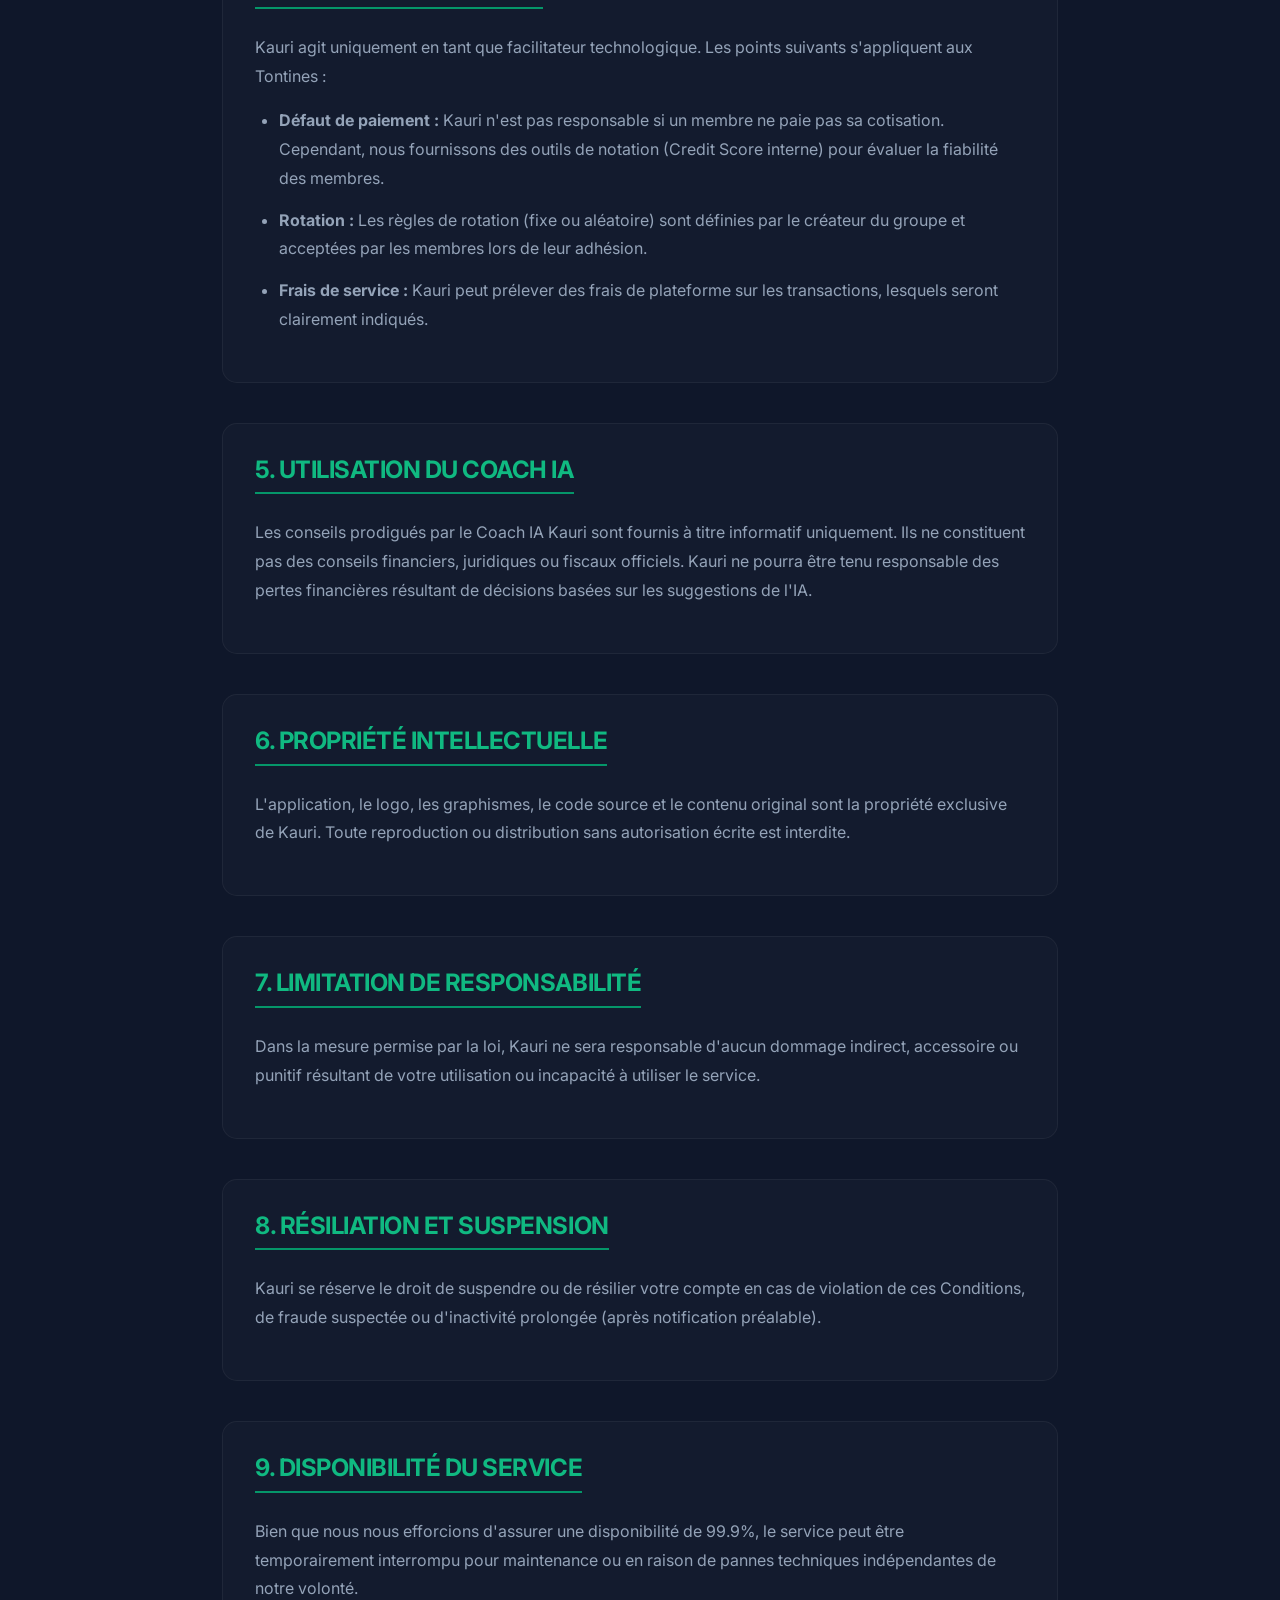
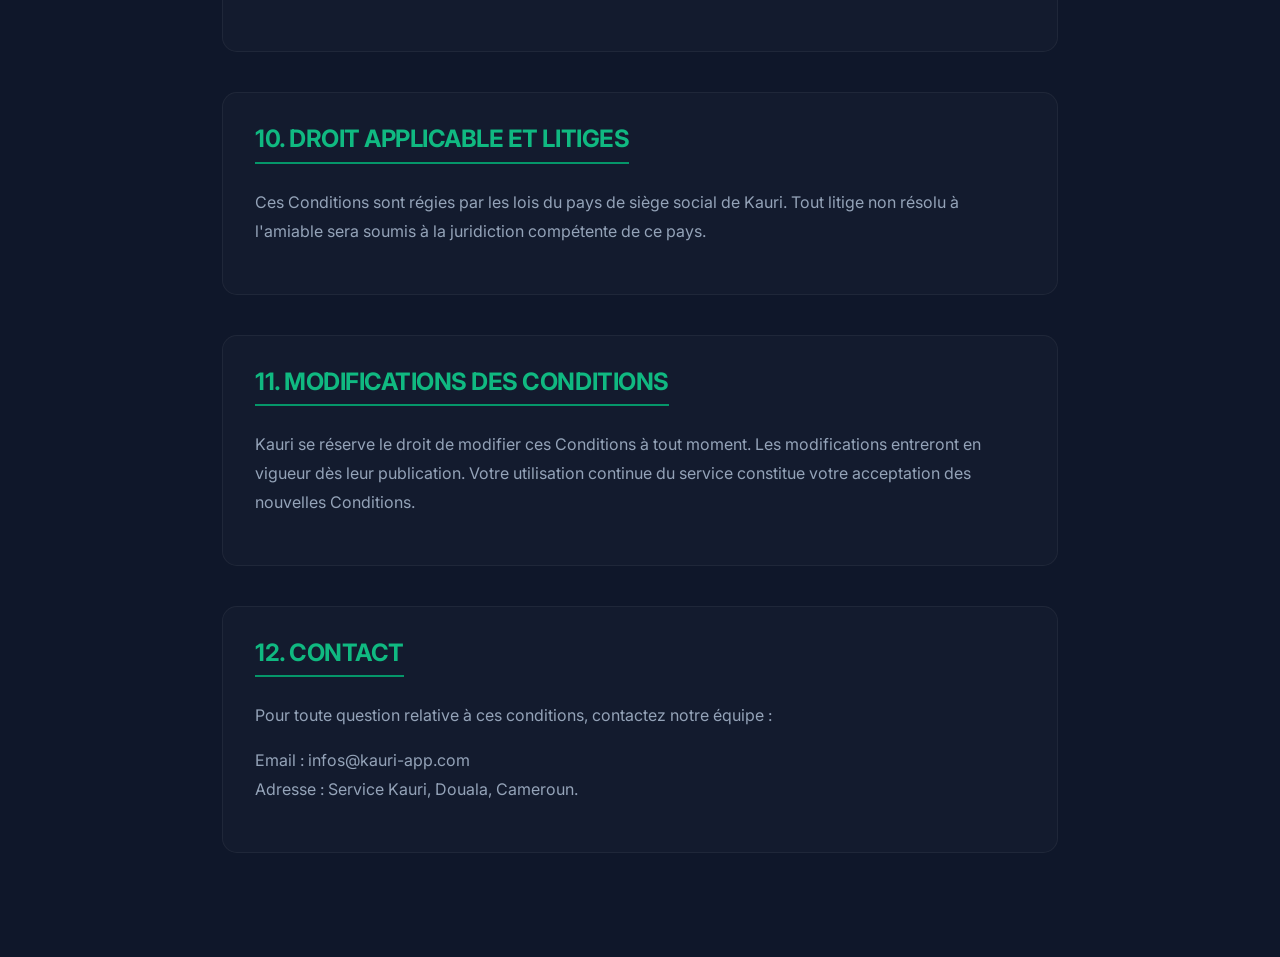
<file: terms.html>
<!DOCTYPE html>
<html lang="fr">

<head>
    <meta charset="UTF-8">
    <meta name="viewport" content="width=device-width, initial-scale=1.0">
    <title>Kauri - Conditions d'Utilisation</title>
    <!-- SEO & Social Metadata (fr) -->
    <meta name="description" content="Consultez les conditions générales d'utilisation de l'application Kauri.">
    <link rel="canonical" href="https://kauri-app.com/terms.html">
    <link rel="alternate" hreflang="fr" href="https://kauri-app.com/terms.html">
    <link rel="alternate" hreflang="en" href="https://kauri-app.com/en/terms.html">
    <link rel="alternate" hreflang="x-default" href="https://kauri-app.com/terms.html">

    <meta property="og:type" content="website">
    <meta property="og:site_name" content="Kauri">
    <meta property="og:locale" content="fr_FR">
    <meta property="og:locale:alternate" content="en_US">
    <meta property="og:title" content="Kauri - Conditions d'Utilisation">
    <meta property="og:description" content="Consultez les conditions générales d'utilisation de l'application Kauri.">
    <meta property="og:url" content="https://kauri-app.com/terms.html">
    <meta property="og:image" content="https://kauri-app.com/og-fr.jpg">
    <meta property="og:image:secure_url" content="https://kauri-app.com/og-fr.jpg">
    <meta property="og:image:type" content="image/jpeg">
    <meta property="og:image:width" content="1200">
    <meta property="og:image:height" content="630">
    <meta property="og:image:alt" content="Kauri - application de gestion financière intelligente">

    <meta name="twitter:card" content="summary_large_image">
    <meta name="twitter:title" content="Kauri - Conditions d'Utilisation">
    <meta name="twitter:description" content="Consultez les conditions générales d'utilisation de l'application Kauri.">
    <meta name="twitter:image" content="https://kauri-app.com/og-fr.jpg">
    <meta name="twitter:image:alt" content="Kauri - application de gestion financière intelligente">

    <link rel="stylesheet" href="/styles.css">
    <link href="https://fonts.googleapis.com/css2?family=Inter:wght@400;600;700&display=swap" rel="stylesheet">
    <link rel="stylesheet" href="https://cdnjs.cloudflare.com/ajax/libs/font-awesome/6.4.0/css/all.min.css">
    <style>
        .legal-container {
            max-width: 900px;
            margin: 0 auto;
            padding: 4rem 2rem;
        }

        .legal-header {
            text-align: center;
            margin-bottom: 3rem;
        }

        .legal-section {
            margin-bottom: 2.5rem;
            background: rgba(255, 255, 255, 0.02);
            padding: 2rem;
            border-radius: 15px;
            border: 1px solid rgba(255, 255, 255, 0.05);
        }

        .legal-section h2 {
            color: var(--primary-light);
            margin-bottom: 1.5rem;
            font-size: 1.5rem;
            border-bottom: 2px solid var(--primary);
            display: inline-block;
            padding-bottom: 0.5rem;
        }

        .legal-section h3 {
            color: white;
            margin: 1.5rem 0 1rem;
            font-size: 1.2rem;
        }

        .legal-section p,
        .legal-section ul,
        .legal-section ol {
            color: var(--text-muted);
            line-height: 1.8;
            margin-bottom: 1rem;
        }

        .legal-section ul,
        .legal-section ol {
            padding-left: 1.5rem;
        }

        .legal-section li {
            margin-bottom: 0.8rem;
        }

        .nav-fixed {
            position: fixed;
            top: 0;
            width: 100%;
            background: rgba(15, 23, 42, 0.95);
            backdrop-filter: blur(10px);
            z-index: 1000;
            padding: 1rem 0;
            border-bottom: 1px solid rgba(255, 255, 255, 0.1);
        }
    </style>
</head>

<body data-title-fr="Conditions d'Utilisation" data-title-en="Terms of Service" data-default-lang="fr">
    <nav class="nav-fixed">
        <div class="container nav-content">
            <a href="index.html" class="logo">
                <i class="fas fa-leaf text-gradient-gold"></i>
                <span>KAURI</span>
            </a>
            <div class="lang-switch">
                <button class="lang-btn active" data-lang="fr">FR</button>
                <button class="lang-btn" data-lang="en">EN</button>
            </div>
        </div>
    </nav>

    <div class="legal-container">
        <div class="legal-header">
            <h1 id="page-title">Conditions d'Utilisation</h1>
            <p style="color: var(--secondary);">Dernière mise à jour : 13 Janvier 2026</p>
        </div>

        <div id="content-fr">
            <div class="legal-section">
                <h2>1. ACCEPTATION DES CONDITIONS</h2>
                <p>Les présentes Conditions d'Utilisation ("Conditions") constituent un accord légal entre vous et
                    Kauri. En accédant à l'application Kauri ou en l'utilisant, vous reconnaissez avoir lu, compris et
                    accepté d'être lié par ces Conditions.</p>
                <p>Si vous n'acceptez pas ces Conditions dans leur intégralité, vous ne devez pas accéder à
                    l'application ni utiliser nos services.</p>
            </div>

            <div class="legal-section">
                <h2>2. DESCRIPTION DES SERVICES</h2>
                <p>Kauri est une plateforme fintech intégrée proposant :</p>
                <ul>
                    <li><strong>Gestion de Tontines :</strong> Outils de création, d'automatisation et de gestion de
                        groupes d'épargne rotative.</li>
                    <li><strong>Coach Financier IA (Kauri AI) :</strong> Un assistant automatisé fournissant des
                        conseils basés sur vos données financières.</li>
                    <li><strong>Suivi de Budget :</strong> Outils de catégorisation et d'analyse des dépenses et
                        revenus.</li>
                    <li><strong>Gestion d'Abonnements :</strong> Détection et rappel de facturation pour les services
                        récurrents.</li>
                </ul>
            </div>

            <div class="legal-section">
                <h2>3. ÉLIGIBILITÉ ET COMPTE</h2>
                <h3>3.1 Capacité juridique</h3>
                <p>Vous devez être âgé d'au moins 18 ans (ou avoir l'âge de la majorité légale dans votre juridiction)
                    pour utiliser nos services.</p>
                <h3>3.2 Inscription</h3>
                <p>Vous vous engagez à fournir des informations exactes et à les maintenir à jour. Le partage de votre
                    compte avec des tiers est strictement interdit.</p>
                <h3>3.3 Sécurité</h3>
                <p>Vous êtes seul responsable du maintien de la confidentialité de vos identifiants de connexion. Toute
                    activité effectuée via votre compte sera considérée comme étant la vôtre.</p>
            </div>

            <div class="legal-section">
                <h2>4. RÈGLES DES TONTINES</h2>
                <p>Kauri agit uniquement en tant que facilitateur technologique. Les points suivants s'appliquent aux
                    Tontines :</p>
                <ul>
                    <li><strong>Défaut de paiement :</strong> Kauri n'est pas responsable si un membre ne paie pas sa
                        cotisation. Cependant, nous fournissons des outils de notation (Credit Score interne) pour
                        évaluer la fiabilité des membres.</li>
                    <li><strong>Rotation :</strong> Les règles de rotation (fixe ou aléatoire) sont définies par le
                        créateur du groupe et acceptées par les membres lors de leur adhésion.</li>
                    <li><strong>Frais de service :</strong> Kauri peut prélever des frais de plateforme sur les
                        transactions, lesquels seront clairement indiqués.</li>
                </ul>
            </div>

            <div class="legal-section">
                <h2>5. UTILISATION DU COACH IA</h2>
                <p>Les conseils prodigués par le Coach IA Kauri sont fournis à titre informatif uniquement. Ils ne
                    constituent pas des conseils financiers, juridiques ou fiscaux officiels. Kauri ne pourra être tenu
                    responsable des pertes financières résultant de décisions basées sur les suggestions de l'IA.</p>
            </div>

            <div class="legal-section">
                <h2>6. PROPRIÉTÉ INTELLECTUELLE</h2>
                <p>L'application, le logo, les graphismes, le code source et le contenu original sont la propriété
                    exclusive de Kauri. Toute reproduction ou distribution sans autorisation écrite est interdite.</p>
            </div>

            <div class="legal-section">
                <h2>7. LIMITATION DE RESPONSABILITÉ</h2>
                <p>Dans la mesure permise par la loi, Kauri ne sera responsable d'aucun dommage indirect, accessoire ou
                    punitif résultant de votre utilisation ou incapacité à utiliser le service.</p>
            </div>

            <div class="legal-section">
                <h2>8. RÉSILIATION ET SUSPENSION</h2>
                <p>Kauri se réserve le droit de suspendre ou de résilier votre compte en cas de violation de ces
                    Conditions, de fraude suspectée ou d'inactivité prolongée (après notification préalable).</p>
            </div>

            <div class="legal-section">
                <h2>9. DISPONIBILITÉ DU SERVICE</h2>
                <p>Bien que nous nous efforcions d'assurer une disponibilité de 99.9%, le service peut être
                    temporairement interrompu pour maintenance ou en raison de pannes techniques indépendantes de notre
                    volonté.</p>
            </div>

            <div class="legal-section">
                <h2>10. DROIT APPLICABLE ET LITIGES</h2>
                <p>Ces Conditions sont régies par les lois du pays de siège social de Kauri. Tout litige non résolu à
                    l'amiable sera soumis à la juridiction compétente de ce pays.</p>
            </div>

            <div class="legal-section">
                <h2>11. MODIFICATIONS DES CONDITIONS</h2>
                <p>Kauri se réserve le droit de modifier ces Conditions à tout moment. Les modifications entreront en
                    vigueur dès leur publication. Votre utilisation continue du service constitue votre acceptation des
                    nouvelles Conditions.</p>
            </div>

            <div class="legal-section">
                <h2>12. CONTACT</h2>
                <p>Pour toute question relative à ces conditions, contactez notre équipe :</p>
                <p>Email : infos@kauri-app.com<br>Adresse : Service Kauri, Douala, Cameroun.</p>
            </div>
        </div>

        <div id="content-en" style="display: none;">
            <div class="legal-section">
                <h2>1. ACCEPTANCE OF TERMS</h2>
                <p>These Terms of Service ("Terms") constitute a legal agreement between you and Kauri. By accessing or
                    using the Kauri application, you acknowledge that you have read, understood, and agree to be bound
                    by these Terms.</p>
                <p>If you do not agree to these Terms in their entirety, you must not access the application or use our
                    services.</p>
            </div>

            <div class="legal-section">
                <h2>2. DESCRIPTION OF SERVICES</h2>
                <p>Kauri is an integrated fintech platform offering:</p>
                <ul>
                    <li><strong>Tontine Management:</strong> Tools for creating, automating, and managing rotating
                        savings groups.</li>
                    <li><strong>AI Financial Coach (Kauri AI):</strong> An automated assistant providing advice based on
                        your financial data.</li>
                    <li><strong>Budget Tracking:</strong> Categorization and analysis tools for expenses and income.
                    </li>
                    <li><strong>Subscription Management:</strong> Detection and billing reminders for recurring
                        services.</li>
                </ul>
            </div>
            <!-- Extensive English content continues... -->
        </div>
    </div>

    <script src="/legal.js"></script>
</body>

</html>
</file>
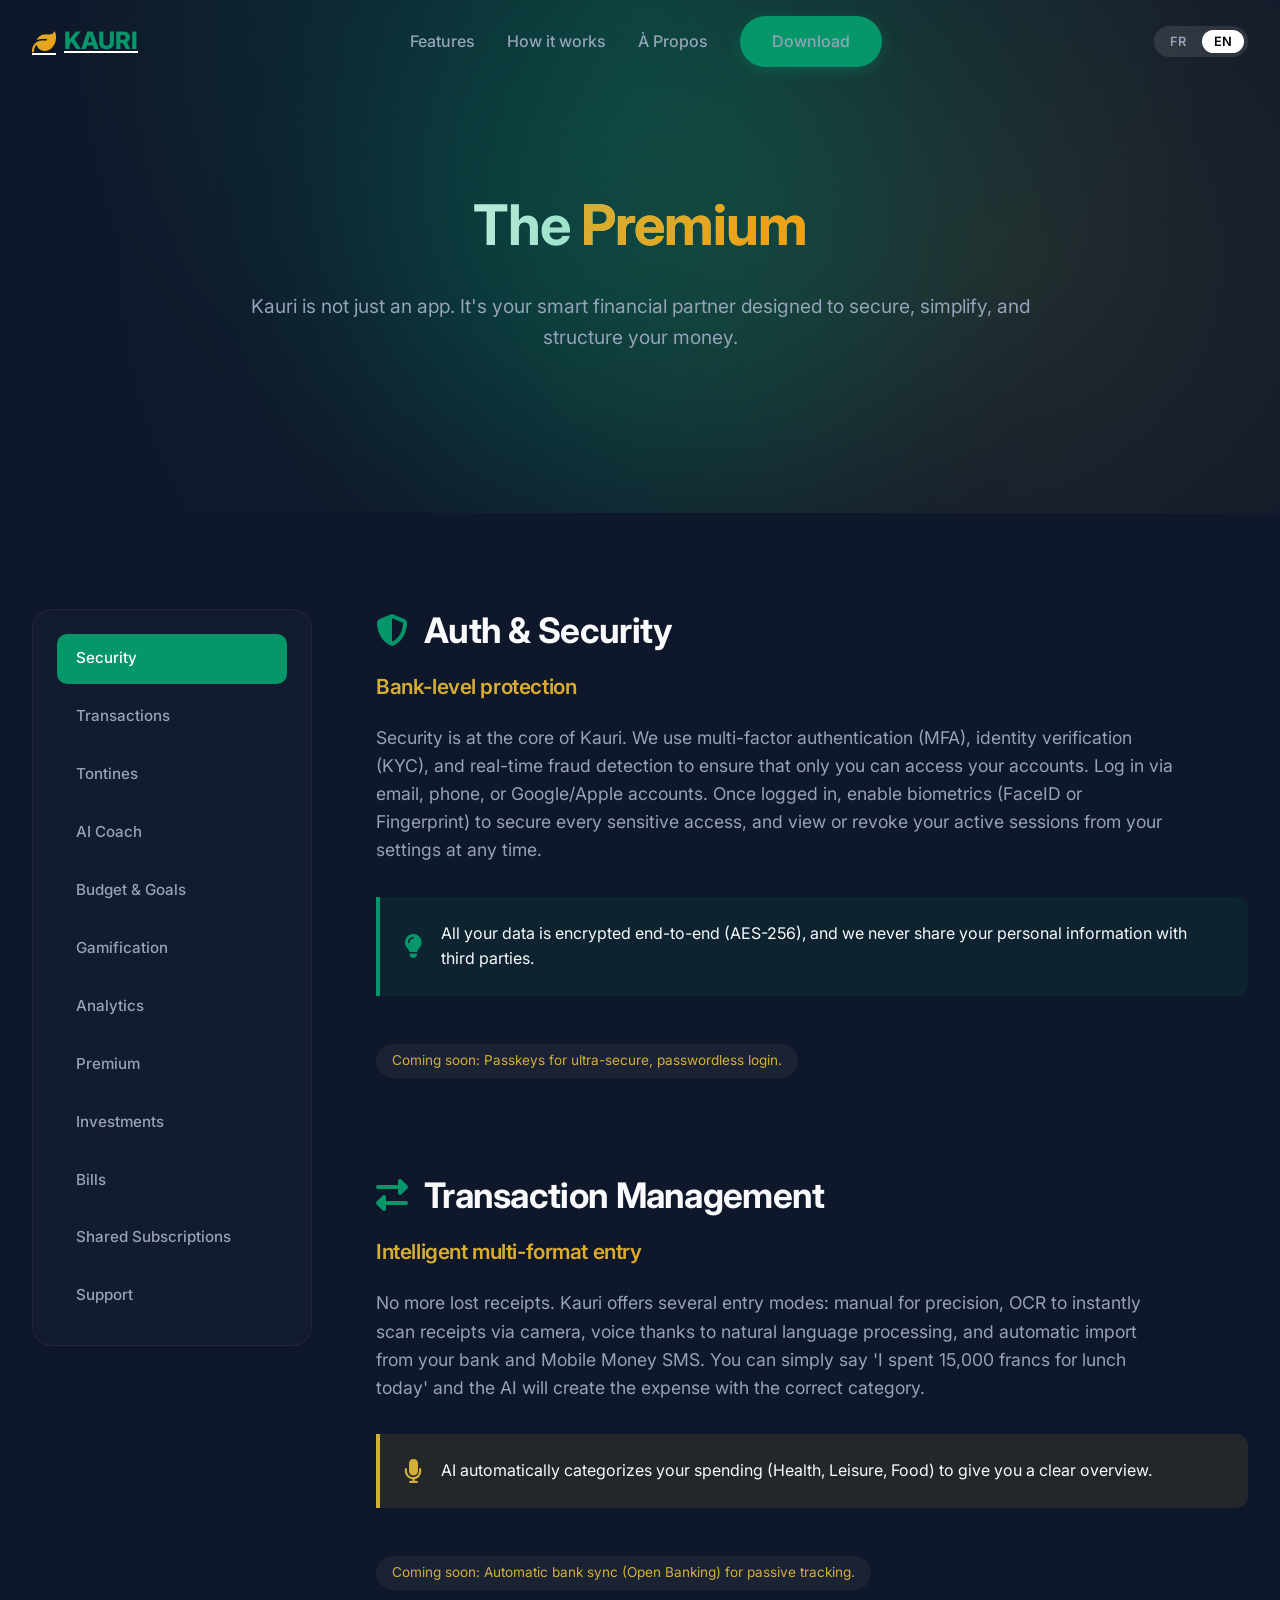
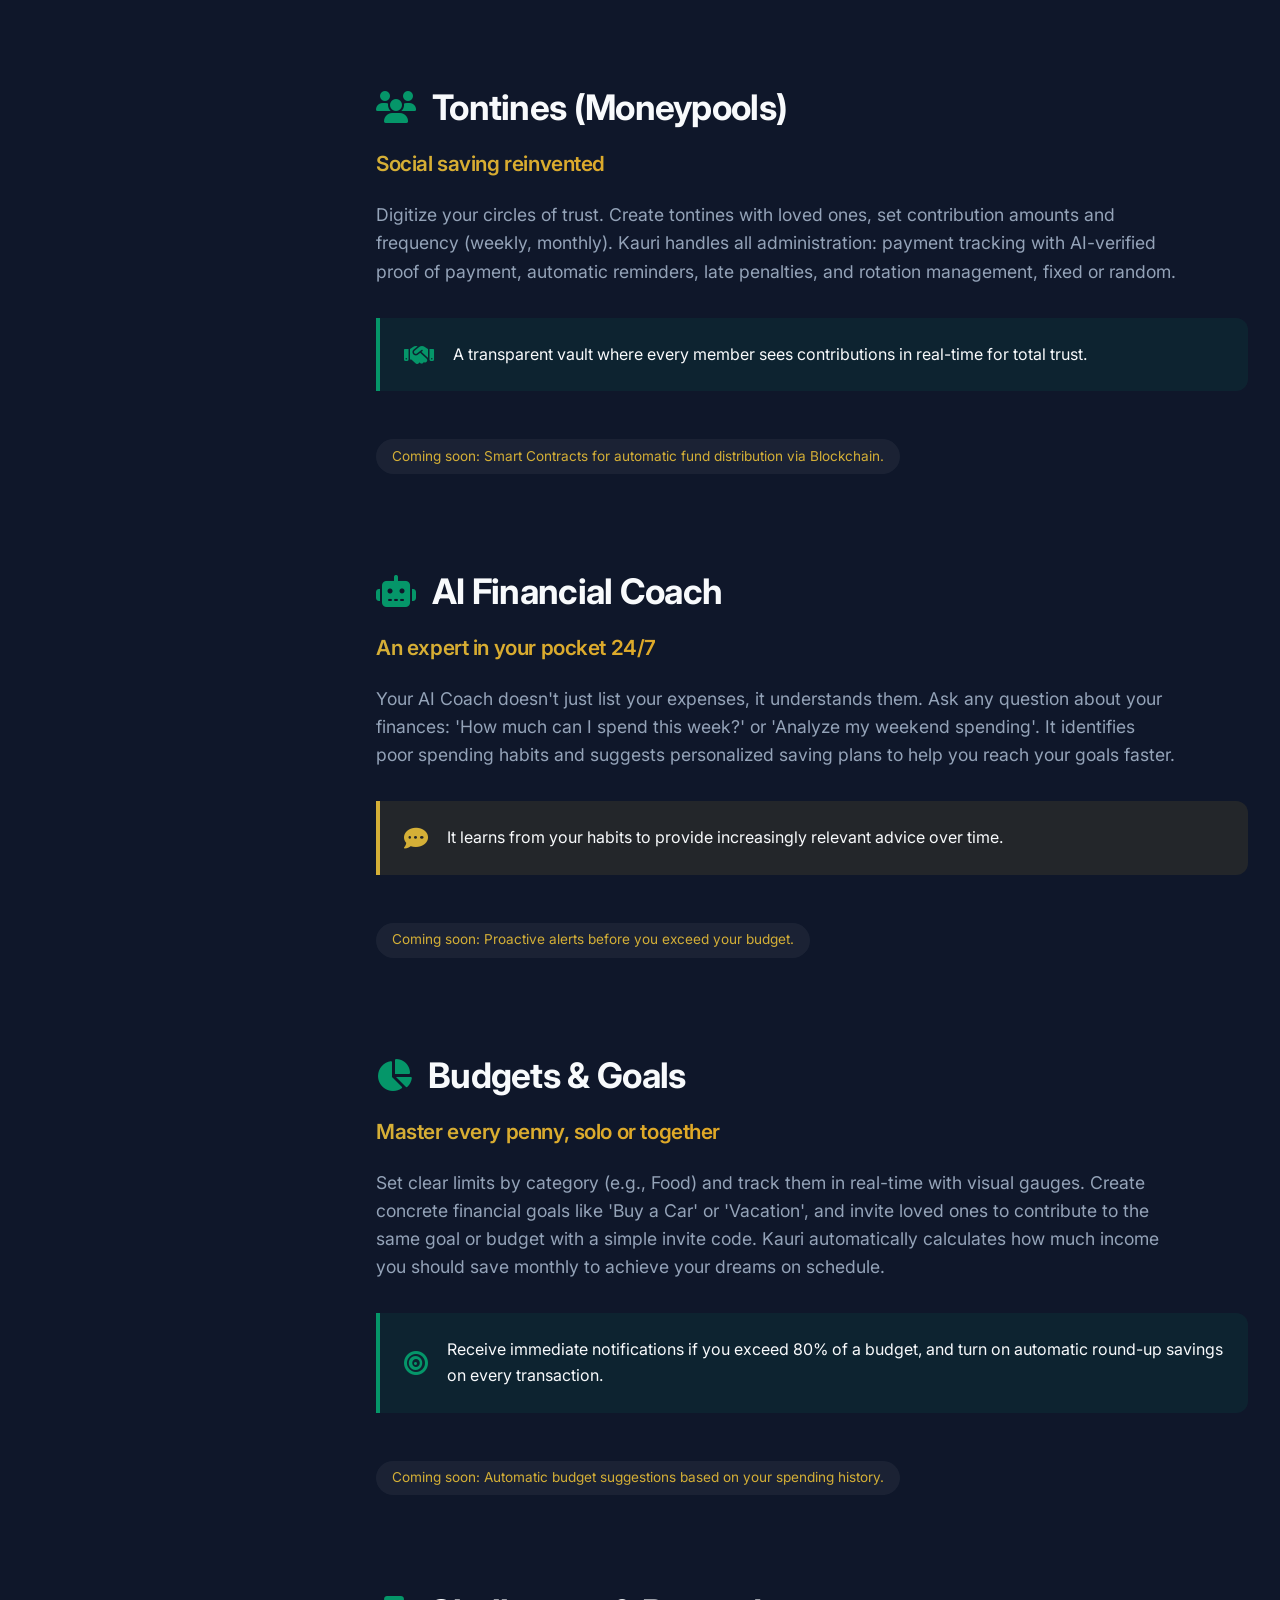
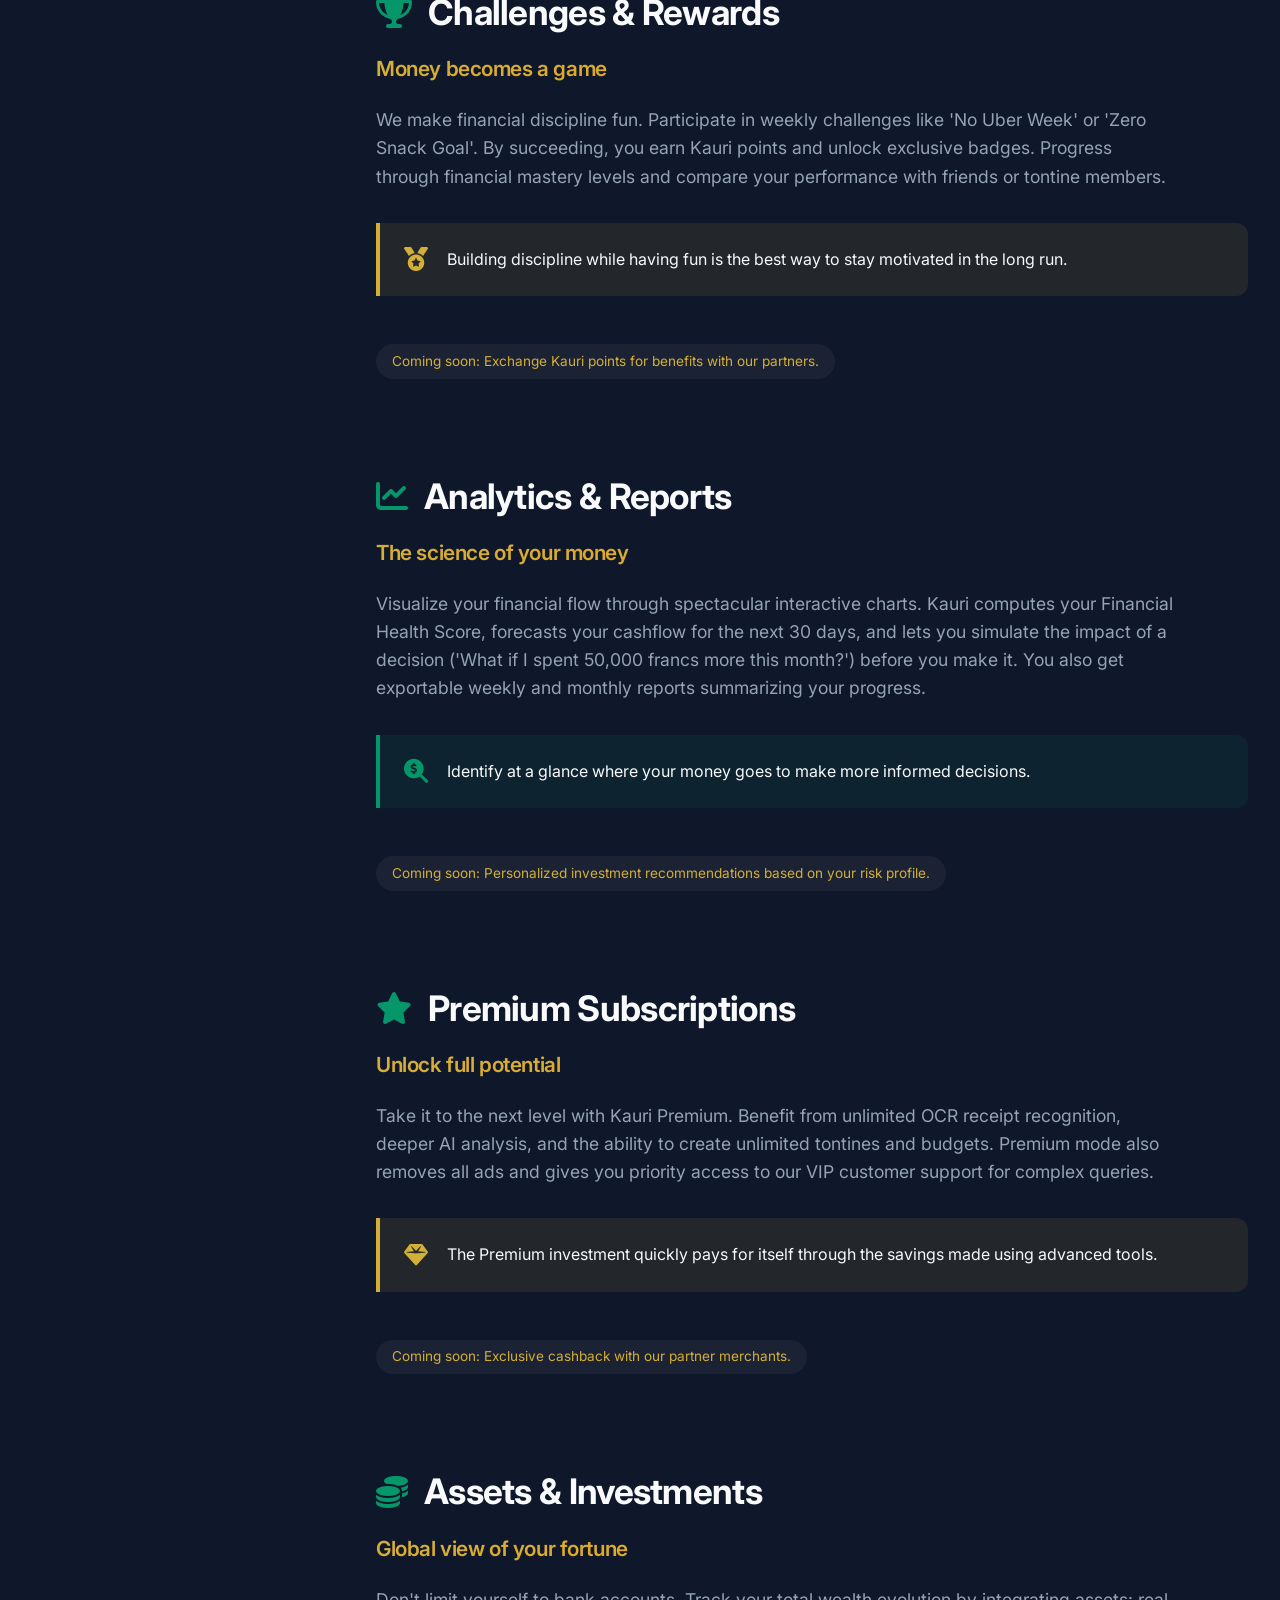
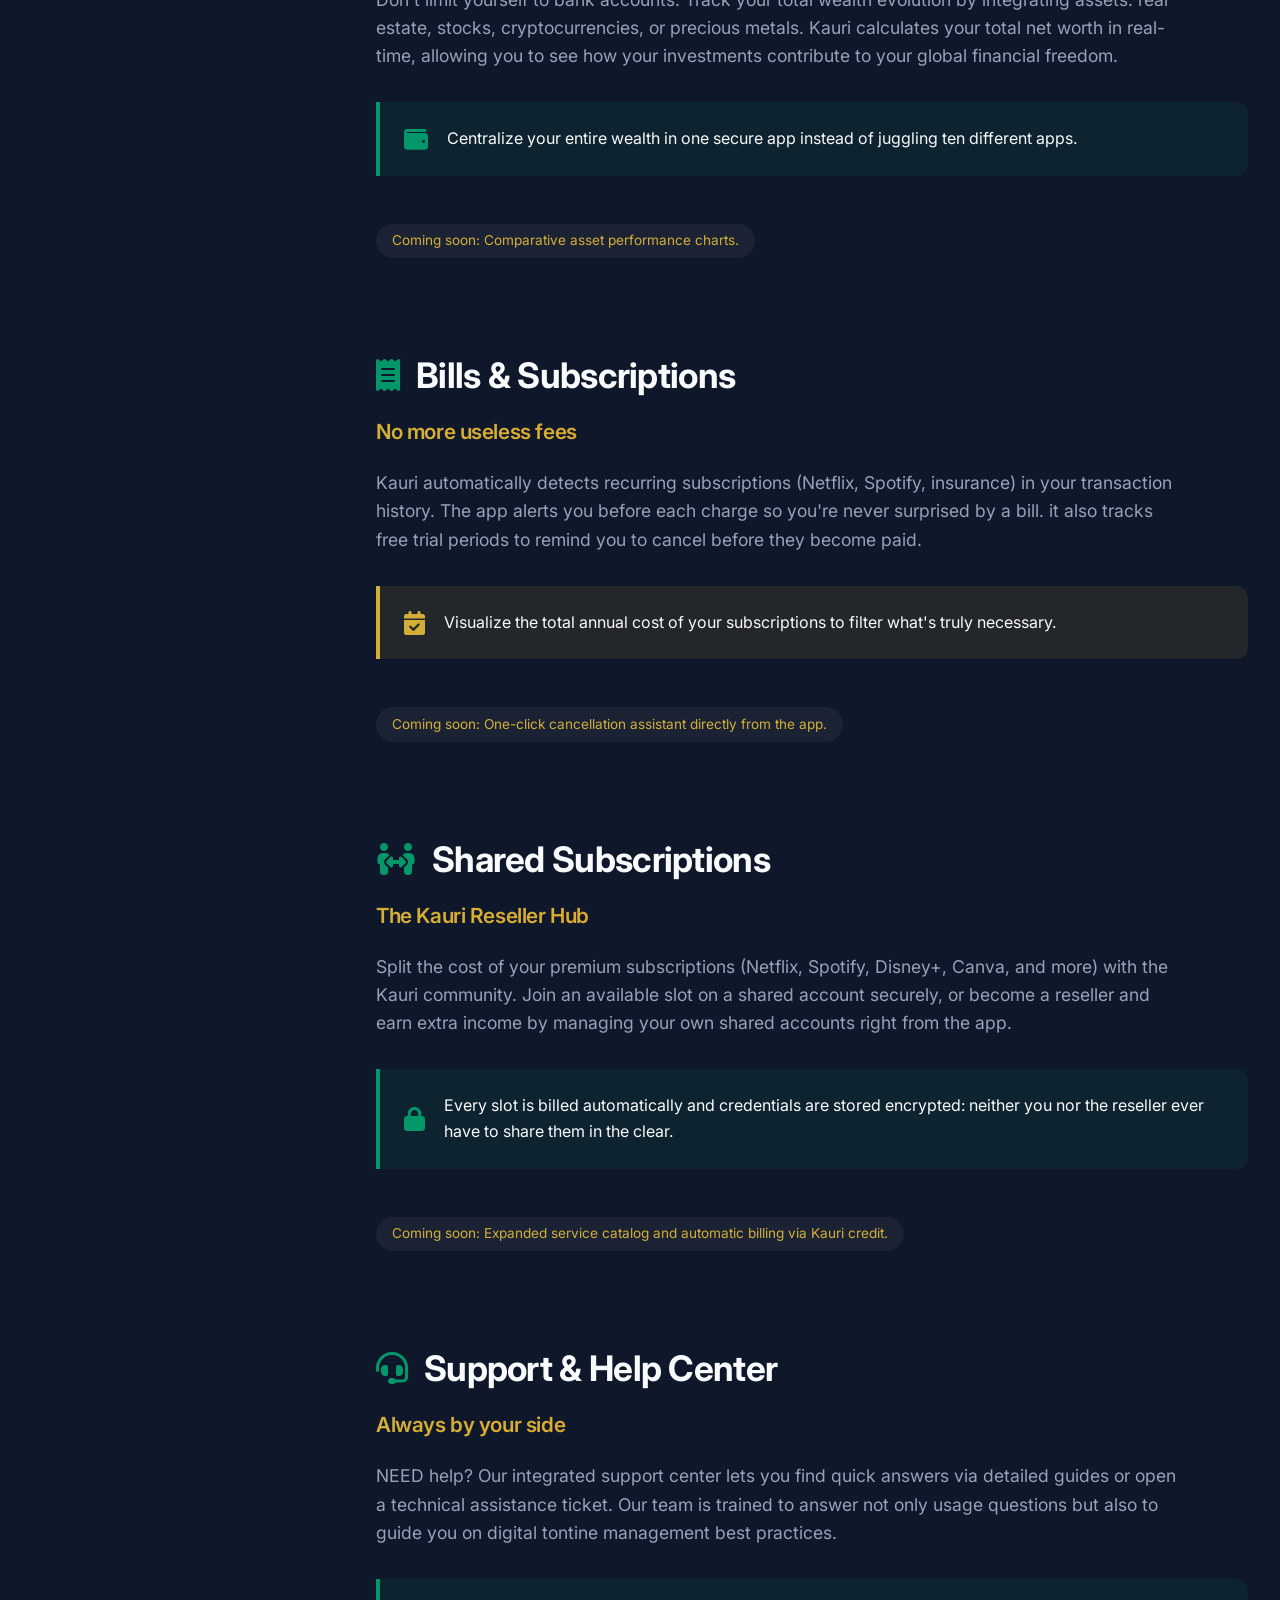
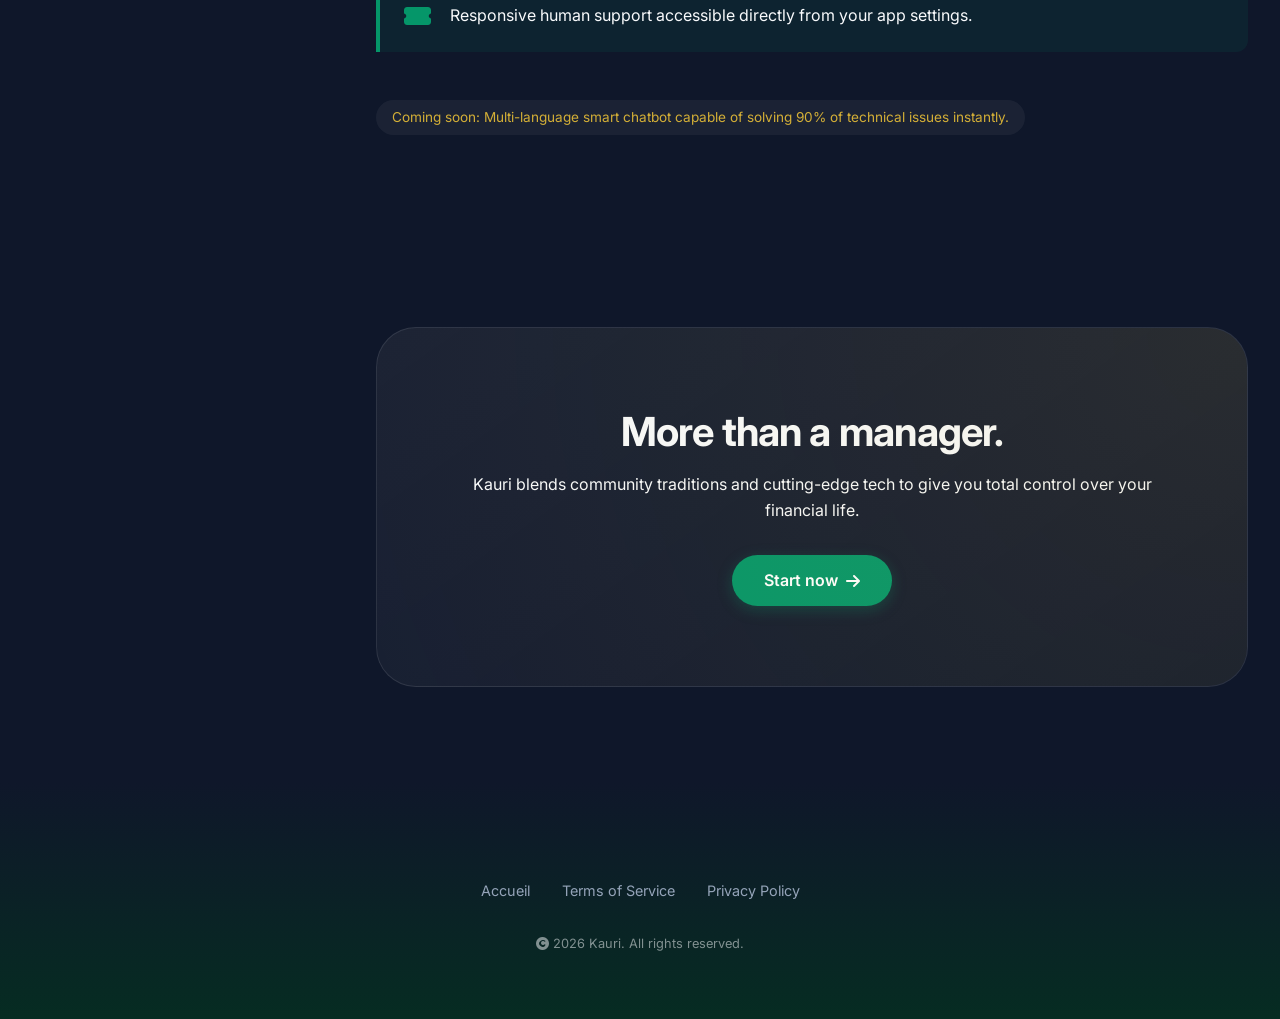
<file: en/about.html>
<!DOCTYPE html>
<html lang="en">

<head>
    <meta charset="UTF-8">
    <meta name="viewport" content="width=device-width, initial-scale=1.0">
    <title>About - Kauri</title>
    <!-- SEO & Social Metadata (en) -->
    <meta name="description" content="Discover the Kauri ecosystem: AI coach, tontines, budgets, goals and data security to protect and structure your money.">
    <link rel="canonical" href="https://kauri-app.com/en/about.html">
    <link rel="alternate" hreflang="fr" href="https://kauri-app.com/about.html">
    <link rel="alternate" hreflang="en" href="https://kauri-app.com/en/about.html">
    <link rel="alternate" hreflang="x-default" href="https://kauri-app.com/about.html">

    <meta property="og:type" content="website">
    <meta property="og:site_name" content="Kauri">
    <meta property="og:locale" content="en_US">
    <meta property="og:locale:alternate" content="fr_FR">
    <meta property="og:title" content="About - Kauri">
    <meta property="og:description" content="Discover the Kauri ecosystem: AI coach, tontines, budgets, goals and data security to protect and structure your money.">
    <meta property="og:url" content="https://kauri-app.com/en/about.html">
    <meta property="og:image" content="https://kauri-app.com/og-en.jpg">
    <meta property="og:image:secure_url" content="https://kauri-app.com/og-en.jpg">
    <meta property="og:image:type" content="image/jpeg">
    <meta property="og:image:width" content="1200">
    <meta property="og:image:height" content="630">
    <meta property="og:image:alt" content="Kauri - smart financial management app">

    <meta name="twitter:card" content="summary_large_image">
    <meta name="twitter:title" content="About - Kauri">
    <meta name="twitter:description" content="Discover the Kauri ecosystem: AI coach, tontines, budgets, goals and data security to protect and structure your money.">
    <meta name="twitter:image" content="https://kauri-app.com/og-en.jpg">
    <meta name="twitter:image:alt" content="Kauri - smart financial management app">

    <link rel="stylesheet" href="/styles.css">
    <link rel="icon" type="image/x-icon" href="/logo.png">

    <!-- Google Fonts -->
    <link rel="preconnect" href="https://fonts.googleapis.com">
    <link rel="preconnect" href="https://fonts.gstatic.com" crossorigin>
    <link href="https://fonts.googleapis.com/css2?family=Inter:wght@400;500;600;700;800&display=swap" rel="stylesheet">
    <!-- Font Awesome -->
    <link rel="stylesheet" href="https://cdnjs.cloudflare.com/ajax/libs/font-awesome/6.4.0/css/all.min.css">
</head>

<body class="about-page">
    <div class="scroll-progress"></div>

    <!-- Navigation -->
    <nav class="glass-nav">
        <div class="container nav-content">
            <a href="index.html" class="logo">
                <i class="fas fa-leaf text-gradient-gold"></i>
                <span>KAURI</span>
            </a>
            <ul class="nav-links">
                <li><a href="index.html#features" data-i18n="nav.features">Fonctionnalités</a></li>
                <li><a href="index.html#how" data-i18n="nav.howItWorks">Comment ça marche</a></li>
                <li><a href="about.html" class="active">À Propos</a></li>
                <li><a href="index.html#download" class="btn btn-primary" data-i18n="nav.download">Télécharger</a></li>
            </ul>
            <div class="lang-switch">
                <button class="lang-btn active" data-lang="fr">FR</button>
                <button class="lang-btn" data-lang="en">EN</button>
            </div>
        </div>
    </nav>

    <!-- About Hero -->
    <section class="about-hero">
        <div class="hero-blob"></div>
        <div class="container">
            <div class="hero-content fade-in-up" style="max-width: 800px; margin: 0 auto; text-align: center;">
                <h1 data-i18n-html="about.hero.title">L'écosystème <span class="text-gradient-gold">Premium</span></h1>
                <p style="color: var(--text-muted); font-size: 1.2rem; margin: 2rem 0;" data-i18n="about.hero.subtitle">
                    Kauri n'est pas qu'une simple application. C'est votre partenaire financier intelligent conçu pour
                    sécuriser, simplifier et structurer votre argent.
                </p>
            </div>
        </div>
    </section>

    <!-- Detailed Features -->
    <section class="features-detail">
        <div class="container feature-layout">
            <!-- Sidebar Nav -->
            <aside class="feature-sidebar">
                <div class="sticky-nav">
                    <a href="#security" class="side-link active" data-i18n="about.nav.security">Sécurité</a>
                    <a href="#transactions" class="side-link" data-i18n="about.nav.transactions">Transactions</a>
                    <a href="#tontines" class="side-link" data-i18n="about.nav.tontines">Tontines</a>
                    <a href="#coach" class="side-link" data-i18n="about.nav.coach">Coach IA</a>
                    <a href="#budget" class="side-link" data-i18n="about.nav.budget">Budgets & Objectifs</a>
                    <a href="#gamification" class="side-link" data-i18n="about.nav.gamification">Gamification</a>
                    <a href="#analytics" class="side-link" data-i18n="about.nav.analytics">Analyses</a>
                    <a href="#premium" class="side-link" data-i18n="about.nav.premium">Premium</a>
                    <a href="#invest" class="side-link" data-i18n="about.nav.invest">Investissements</a>
                    <a href="#bills" class="side-link" data-i18n="about.nav.bills">Factures</a>
                    <a href="#reseller" class="side-link" data-i18n="about.nav.reseller">Abonnements Partagés</a>
                    <a href="#support" class="side-link" data-i18n="about.nav.support">Support</a>
                </div>
            </aside>

            <!-- Main Content -->
            <div class="feature-scroll-content">

                <!-- Security -->
                <div id="security" class="feature-section fade-in-up">
                    <div class="feature-icon-header">
                        <i class="fas fa-shield-alt"></i>
                        <h2 data-i18n="about.features.security.title">Authentification & Sécurité</h2>
                    </div>
                    <h3 class="text-gradient-gold" data-i18n="about.features.security.subtitle">Multi-méthodes &
                        Biométrie</h3>
                    <p data-i18n="about.features.security.desc">L'authentification multi-facteurs (MFA), la
                        vérification d'identité (KYC) et une détection de fraude en temps réel protègent chacun de vos
                        accès. Connectez-vous via email, téléphone ou comptes sociaux, activez la biométrie, et
                        suivez ou révoquez vos sessions actives depuis vos réglages.</p>
                    <div class="tip-box">
                        <i class="fas fa-lightbulb"></i>
                        <p data-i18n="about.features.security.use">Toutes vos données sont cryptées de bout en bout
                            (AES-256) et ne sont jamais partagées avec des tiers.</p>
                    </div>
                    <p class="future-tag" data-i18n="about.features.security.future">A venir : Passkeys pour une
                        connexion sans mot de passe.</p>
                </div>

                <!-- Transactions -->
                <div id="transactions" class="feature-section fade-in-up">
                    <div class="feature-icon-header">
                        <i class="fas fa-exchange-alt"></i>
                        <h2 data-i18n="about.features.transactions.title">Gestion des Transactions</h2>
                    </div>
                    <h3 class="text-gradient-gold" data-i18n="about.features.transactions.subtitle">Manuelle, OCR,
                        Vocale & SMS</h3>
                    <p data-i18n="about.features.transactions.desc">Enregistrez vos dépenses en un clin d'œil.
                        Manuellement, en scannant un reçu, par commande vocale, ou automatiquement depuis vos SMS
                        bancaires et Mobile Money.</p>
                    <div class="tip-box gold">
                        <i class="fas fa-microphone"></i>
                        <p data-i18n="about.features.transactions.use">Le scanner OCR extrait automatiquement les
                            montants. La saisie vocale comprend des phrases comme 'J'ai dépensé 15 000 francs'.</p>
                    </div>
                    <p class="future-tag" data-i18n="about.features.transactions.future">A venir : Synchronisation
                        bancaire automatique (Open Banking).</p>
                </div>

                <!-- Tontines -->
                <div id="tontines" class="feature-section fade-in-up">
                    <div class="feature-icon-header">
                        <i class="fas fa-users"></i>
                        <h2 data-i18n="about.features.tontines.title">Tontines (Moneypools)</h2>
                    </div>
                    <h3 class="text-gradient-gold" data-i18n="about.features.tontines.subtitle">Gestion communautaire
                        digitale</h3>
                    <p data-i18n="about.features.tontines.desc">Digitalisez vos pratiques d'épargne collectives. Gérez
                        les cotisations, les rotations et le fonds social en toute transparence, avec vérification IA
                        des preuves de versement.</p>
                    <div class="tip-box">
                        <i class="fas fa-handshake"></i>
                        <p data-i18n="about.features.tontines.use">Configurez les règles de rotation (fixe ou
                            aléatoire) et automatisez les relances et amendes de retard.</p>
                    </div>
                    <p class="future-tag" data-i18n="about.features.tontines.future">A venir : Smart Contracts pour la
                        libération automatique des fonds.</p>
                </div>

                <!-- Coach IA -->
                <div id="coach" class="feature-section fade-in-up">
                    <div class="feature-icon-header">
                        <i class="fas fa-robot"></i>
                        <h2 data-i18n="about.features.coach.title">Coach IA</h2>
                    </div>
                    <h3 class="text-gradient-gold" data-i18n="about.features.coach.subtitle">Assistant financier
                        intelligent</h3>
                    <p data-i18n="about.features.coach.desc">Posez vos questions en langage naturel. Le coach analyse
                        vos données pour vous aider à optimiser vos finances.</p>
                    <div class="tip-box gold">
                        <i class="fas fa-comment-dots"></i>
                        <p data-i18n="about.features.coach.use">Interface de chat familière pour demander : 'Combien
                            ai-je dépensé en restaurant ce mois-ci ?'.</p>
                    </div>
                    <p class="future-tag" data-i18n="about.features.coach.future">A venir : Mode proactif pour alerter
                        sur les denses inhabituelles.</p>
                </div>

                <!-- Budgets -->
                <div id="budget" class="feature-section fade-in-up">
                    <div class="feature-icon-header">
                        <i class="fas fa-chart-pie"></i>
                        <h2 data-i18n="about.features.budget.title">Budgets & Objectifs</h2>
                    </div>
                    <h3 class="text-gradient-gold" data-i18n="about.features.budget.subtitle">Planification & Épargne
                        ciblée</h3>
                    <p data-i18n="about.features.budget.desc">Fixez des limites par catégorie et suivez votre
                        progression vers vos rêves financiers en temps réel. Créez des budgets et objectifs partagés
                        avec vos proches via un simple code d'invitation.</p>
                    <div class="tip-box">
                        <i class="fas fa-bullseye"></i>
                        <p data-i18n="about.features.budget.use">Créez un objectif (ex: Achat voiture), voyez la jauge
                            se remplir à mesure que vous épargnez, et activez l'épargne automatique par arrondi.</p>
                    </div>
                    <p class="future-tag" data-i18n="about.features.budget.future">A venir : Suggestions de budget
                        automatiques basées sur votre historique.</p>
                </div>

                <!-- Gamification -->
                <div id="gamification" class="feature-section fade-in-up">
                    <div class="feature-icon-header">
                        <i class="fas fa-trophy"></i>
                        <h2 data-i18n="about.features.gamification.title">Défis & Gamification</h2>
                    </div>
                    <h3 class="text-gradient-gold" data-i18n="about.features.gamification.subtitle">Motivation &
                        Récompenses</h3>
                    <p data-i18n="about.features.gamification.desc">Rendez la gestion financière amusante avec des défis
                        hebdomadaires et gagnez des badges de succès.</p>
                    <div class="tip-box gold">
                        <i class="fas fa-medal"></i>
                        <p data-i18n="about.features.gamification.use">Participez au défi 'Zéro Dépense Inutile' et
                            suivez votre progression dans les classements.</p>
                    </div>
                    <p class="future-tag" data-i18n="about.features.gamification.future">A venir : Partenariats pour des
                        avantages réels basés sur votre Score Kauri.</p>
                </div>

                <!-- Analytics -->
                <div id="analytics" class="feature-section fade-in-up">
                    <div class="feature-icon-header">
                        <i class="fas fa-chart-line"></i>
                        <h2 data-i18n="about.features.analytics.title">Analyses & Insights</h2>
                    </div>
                    <h3 class="text-gradient-gold" data-i18n="about.features.analytics.subtitle">Compréhension
                        approfondie</h3>
                    <p data-i18n="about.features.analytics.desc">Visualisez vos flux d'argent grâce à des graphiques
                        dynamiques et des insights générés par l'IA. Consultez votre Score de Santé Financière,
                        votre prévision de trésorerie sur 30 jours, et simulez l'impact d'une décision avant de la
                        prendre.</p>
                    <div class="tip-box">
                        <i class="fas fa-search-dollar"></i>
                        <p data-i18n="about.features.analytics.use">Comparez vos revenus et dépenses sur plusieurs mois
                            pour détecter les tendances.</p>
                    </div>
                    <p class="future-tag" data-i18n="about.features.analytics.future">A venir : Recommandations
                        d'investissement personnalisées.</p>
                </div>

                <!-- Premium -->
                <div id="premium" class="feature-section fade-in-up">
                    <div class="feature-icon-header">
                        <i class="fas fa-star"></i>
                        <h2 data-i18n="about.features.premium.title">Abonnements Premium</h2>
                    </div>
                    <h3 class="text-gradient-gold" data-i18n="about.features.premium.subtitle">Puissance illimitée</h3>
                    <p data-i18n="about.features.premium.desc">Débloquez tout le potentiel de la technologie Kauri avec
                        le mode Premium.</p>
                    <div class="tip-box gold">
                        <i class="fas fa-gem"></i>
                        <p data-i18n="about.features.premium.use">OCR illimité, analyse vocale avancée, rapports PDF
                            détaillés et suppression des limites de tontines.</p>
                    </div>
                    <p class="future-tag" data-i18n="about.features.premium.future">A venir : Cashback exclusif chez nos
                        marchands partenaires.</p>
                </div>

                <!-- Investments -->
                <div id="invest" class="feature-section fade-in-up">
                    <div class="feature-icon-header">
                        <i class="fas fa-coins"></i>
                        <h2 data-i18n="about.features.invest.title">Placements & Investissements</h2>
                    </div>
                    <h3 class="text-gradient-gold" data-i18n="about.features.invest.subtitle">Vue consolidée du
                        patrimoine</h3>
                    <p data-i18n="about.features.invest.desc">Suivez vos actifs (Actions, Crypto, Immobilier) au même
                        endroit que vos dépenses quotidiennes.</p>
                    <div class="tip-box">
                        <i class="fas fa-wallet"></i>
                        <p data-i18n="about.features.invest.use">Saisissez vos placements pour voir l'évolution de la
                            valeur totale de votre portefeuille.</p>
                    </div>
                    <p class="future-tag" data-i18n="about.features.invest.future">A venir : Synchronisation automatique
                        avec les plateformes de trading.</p>
                </div>

                <!-- Bills -->
                <div id="bills" class="feature-section fade-in-up">
                    <div class="feature-icon-header">
                        <i class="fas fa-receipt"></i>
                        <h2 data-i18n="about.features.bills.title">Factures & Abonnements</h2>
                    </div>
                    <h3 class="text-gradient-gold" data-i18n="about.features.bills.subtitle">Ne manquez aucune échéance
                    </h3>
                    <p data-i18n="about.features.bills.desc">Centralisez le suivi de vos charges récurrentes et gérez
                        vos périodes d'essai gratuites.</p>
                    <div class="tip-box gold">
                        <i class="fas fa-calendar-check"></i>
                        <p data-i18n="about.features.bills.use">Rappels automatiques avant les prélèvements et détection
                            intelligente dans vos transactions.</p>
                    </div>
                    <p class="future-tag" data-i18n="about.features.bills.future">A venir : Résiliation automatique en
                        un clic.</p>
                </div>

                <!-- Reseller Hub -->
                <div id="reseller" class="feature-section fade-in-up">
                    <div class="feature-icon-header">
                        <i class="fas fa-people-arrows"></i>
                        <h2 data-i18n="about.features.reseller.title">Partage d'Abonnements</h2>
                    </div>
                    <h3 class="text-gradient-gold" data-i18n="about.features.reseller.subtitle">Le Reseller Hub Kauri
                    </h3>
                    <p data-i18n="about.features.reseller.desc">Divisez le coût de vos abonnements premium (Netflix,
                        Spotify, Disney+, Canva et bien d'autres) avec la communauté Kauri. Rejoignez un emplacement
                        disponible sur un compte partagé, ou devenez revendeur et générez un revenu complémentaire en
                        gérant vos propres comptes partagés.</p>
                    <div class="tip-box">
                        <i class="fas fa-lock"></i>
                        <p data-i18n="about.features.reseller.use">Chaque emplacement est facturé automatiquement et
                            les identifiants sont stockés de façon chiffrée : personne n'a à les partager en clair.</p>
                    </div>
                    <p class="future-tag" data-i18n="about.features.reseller.future">A venir : Extension du catalogue
                        et paiement automatique par crédit Kauri.</p>
                </div>

                <!-- Support -->
                <div id="support" class="feature-section fade-in-up">
                    <div class="feature-icon-header">
                        <i class="fas fa-headset"></i>
                        <h2 data-i18n="about.features.support.title">Support & Centre d'aide</h2>
                    </div>
                    <h3 class="text-gradient-gold" data-i18n="about.features.support.subtitle">Assistance structurée
                    </h3>
                    <p data-i18n="about.features.support.desc">Une équipe à votre écoute pour résoudre vos problèmes
                        techniques ou financiers directement via des tickets.</p>
                    <div class="tip-box">
                        <i class="fas fa-ticket-alt"></i>
                        <p data-i18n="about.features.support.use">Ouvrez un ticket dans l'app et suivez son état
                            d'avancement en temps réel.</p>
                    </div>
                    <p class="future-tag" data-i18n="about.features.support.future">A venir : Support multilingue
                        étendu.</p>
                </div>

                <!-- Conclusion -->
                <div class="conclusion-box fade-in-up">
                    <h2 data-i18n="about.conclusion.title">Plus qu'un gestionnaire.</h2>
                    <p data-i18n="about.conclusion.desc">Kauri allie les traditions communautaires et la technologie de
                        pointe pour vous donner le contrôle total de votre vie financière.</p>
                    <a href="index.html#download" class="btn btn-primary" style="margin-top: 2rem;">
                        <span data-i18n="hero.ctaPrimary">Commencez maintenant</span>
                        <i class="fas fa-arrow-right"></i>
                    </a>
                </div>

            </div>
        </div>
    </section>

    <!-- Footer -->
    <section class="download-section" style="padding: 4rem 0;">
        <div class="container fade-in-up">
            <div class="footer-links">
                <a href="index.html">Accueil</a>
                <a href="terms.html" data-i18n="footer.terms">Conditions d'utilisation</a>
                <a href="privacy.html" data-i18n="footer.privacy">Politique de confidentialité</a>
            </div>

            <div style="margin-top: 2rem; opacity: 0.5; font-size: 0.8rem;">
                <i class="fas fa-copyright"></i> <span id="year"></span> Kauri. <span data-i18n="footer.rights">Tous
                    droits réservés.</span>
            </div>
        </div>
    </section>

    <script src="/scripts.js"></script>
    <script src="/about.js"></script>
</body>

</html>
</file>
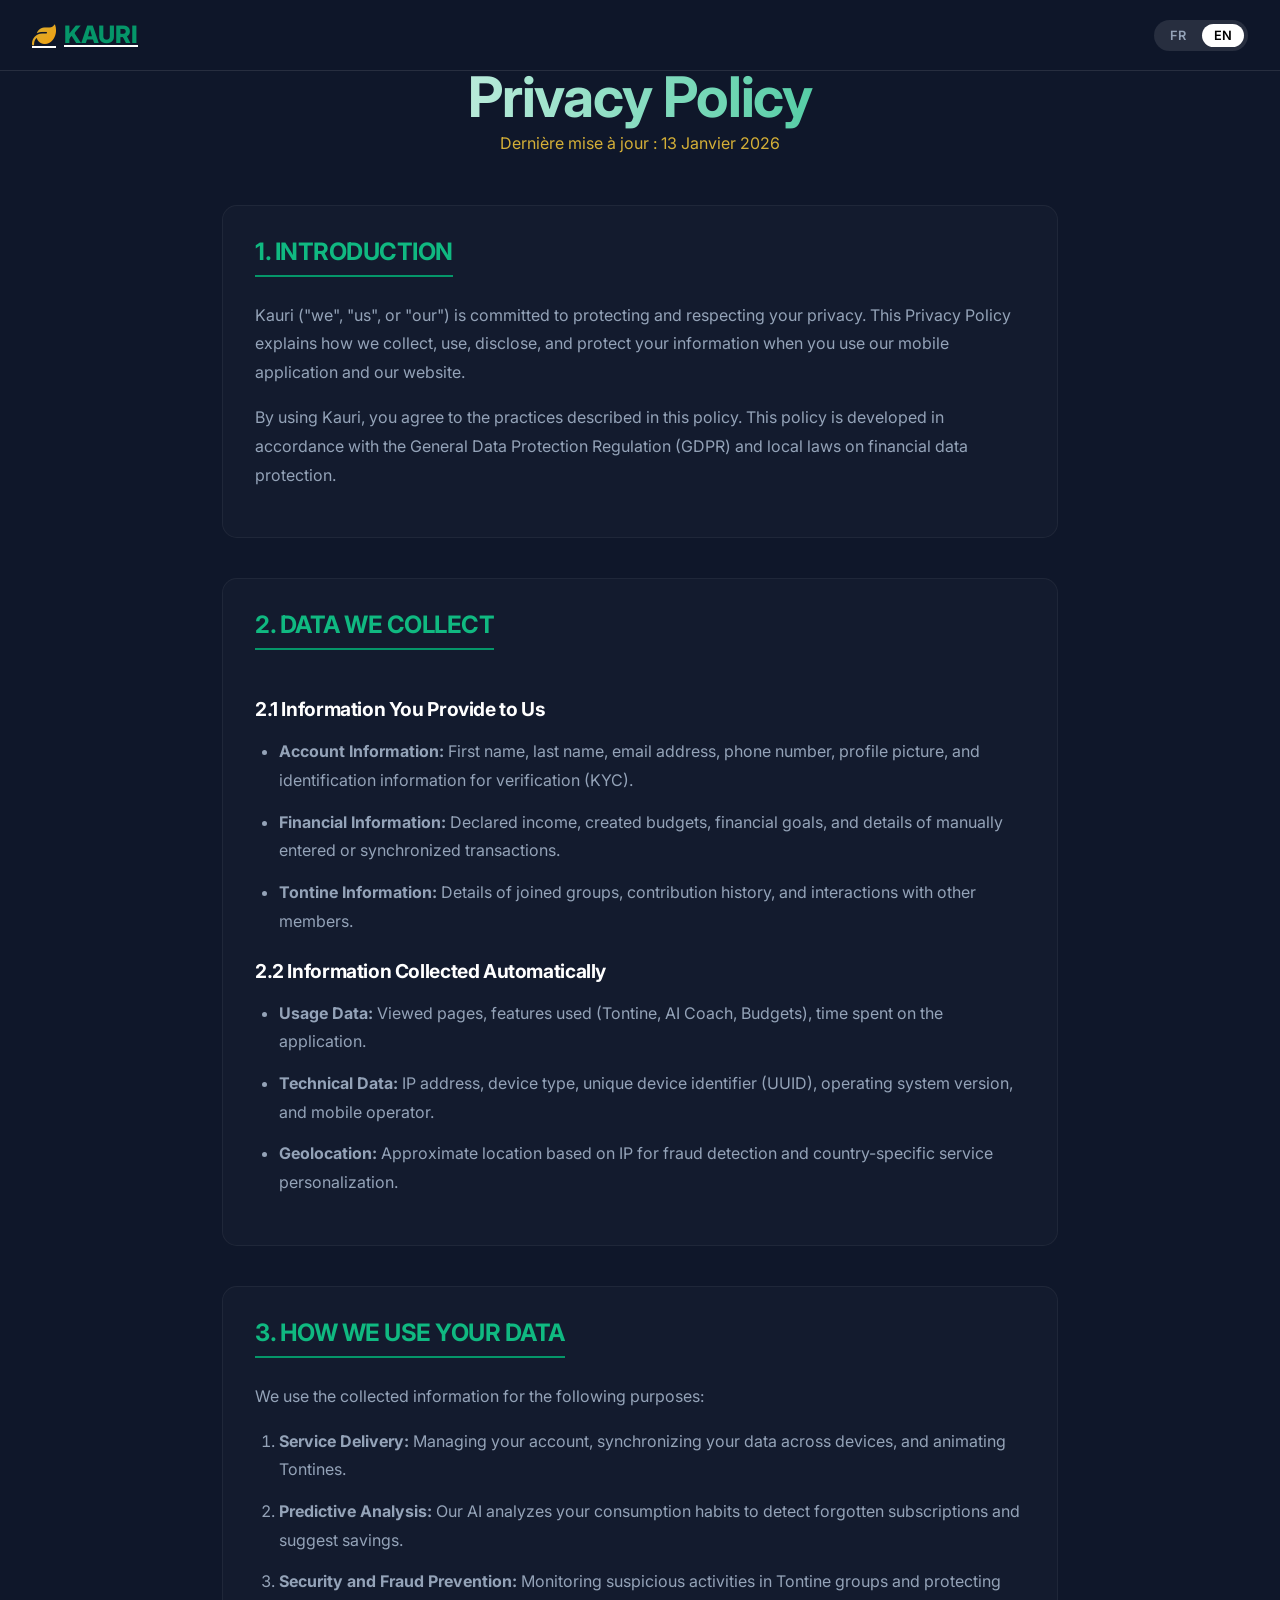
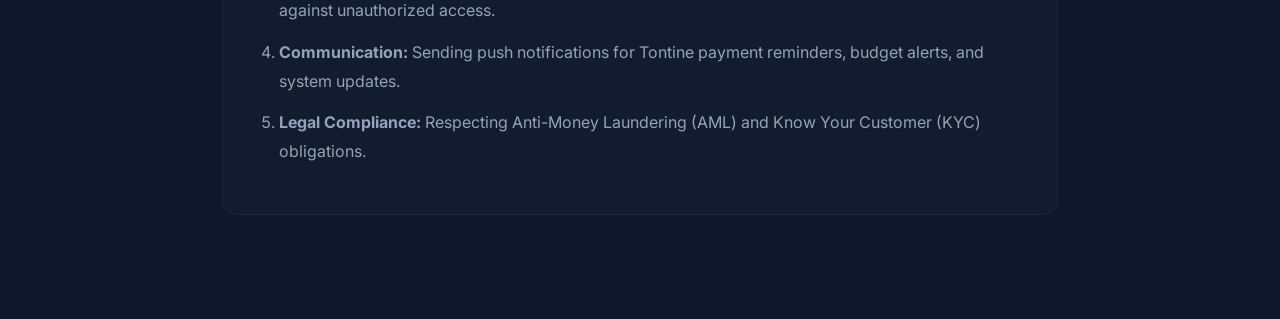
<file: en/privacy.html>
<!DOCTYPE html>
<html lang="en">

<head>
    <meta charset="UTF-8">
    <meta name="viewport" content="width=device-width, initial-scale=1.0">
    <title>Kauri - Privacy Policy</title>
    <!-- SEO & Social Metadata (en) -->
    <meta name="description" content="Learn how Kauri collects, uses and protects your personal data.">
    <link rel="canonical" href="https://kauri-app.com/en/privacy.html">
    <link rel="alternate" hreflang="fr" href="https://kauri-app.com/privacy.html">
    <link rel="alternate" hreflang="en" href="https://kauri-app.com/en/privacy.html">
    <link rel="alternate" hreflang="x-default" href="https://kauri-app.com/privacy.html">

    <meta property="og:type" content="website">
    <meta property="og:site_name" content="Kauri">
    <meta property="og:locale" content="en_US">
    <meta property="og:locale:alternate" content="fr_FR">
    <meta property="og:title" content="Kauri - Privacy Policy">
    <meta property="og:description" content="Learn how Kauri collects, uses and protects your personal data.">
    <meta property="og:url" content="https://kauri-app.com/en/privacy.html">
    <meta property="og:image" content="https://kauri-app.com/og-en.jpg">
    <meta property="og:image:secure_url" content="https://kauri-app.com/og-en.jpg">
    <meta property="og:image:type" content="image/jpeg">
    <meta property="og:image:width" content="1200">
    <meta property="og:image:height" content="630">
    <meta property="og:image:alt" content="Kauri - smart financial management app">

    <meta name="twitter:card" content="summary_large_image">
    <meta name="twitter:title" content="Kauri - Privacy Policy">
    <meta name="twitter:description" content="Learn how Kauri collects, uses and protects your personal data.">
    <meta name="twitter:image" content="https://kauri-app.com/og-en.jpg">
    <meta name="twitter:image:alt" content="Kauri - smart financial management app">

    <link rel="stylesheet" href="/styles.css">
    <link href="https://fonts.googleapis.com/css2?family=Inter:wght@400;600;700&display=swap" rel="stylesheet">
    <link rel="stylesheet" href="https://cdnjs.cloudflare.com/ajax/libs/font-awesome/6.4.0/css/all.min.css">
    <style>
        .legal-container {
            max-width: 900px;
            margin: 0 auto;
            padding: 4rem 2rem;
        }

        .legal-header {
            text-align: center;
            margin-bottom: 3rem;
        }

        .legal-section {
            margin-bottom: 2.5rem;
            background: rgba(255, 255, 255, 0.02);
            padding: 2rem;
            border-radius: 15px;
            border: 1px solid rgba(255, 255, 255, 0.05);
        }

        .legal-section h2 {
            color: var(--primary-light);
            margin-bottom: 1.5rem;
            font-size: 1.5rem;
            border-bottom: 2px solid var(--primary);
            display: inline-block;
            padding-bottom: 0.5rem;
        }

        .legal-section h3 {
            color: white;
            margin: 1.5rem 0 1rem;
            font-size: 1.2rem;
        }

        .legal-section p,
        .legal-section ul,
        .legal-section ol {
            color: var(--text-muted);
            line-height: 1.8;
            margin-bottom: 1rem;
        }

        .legal-section ul,
        .legal-section ol {
            padding-left: 1.5rem;
        }

        .legal-section li {
            margin-bottom: 0.8rem;
        }

        .nav-fixed {
            position: fixed;
            top: 0;
            width: 100%;
            background: rgba(15, 23, 42, 0.95);
            backdrop-filter: blur(10px);
            z-index: 1000;
            padding: 1rem 0;
            border-bottom: 1px solid rgba(255, 255, 255, 0.1);
        }

        .tab-btn {
            background: transparent;
            border: 1px solid var(--primary);
            color: var(--primary-light);
            padding: 0.5rem 1.5rem;
            border-radius: 20px;
            cursor: pointer;
            transition: all 0.3s;
        }

        .tab-btn.active {
            background: var(--primary);
            color: white;
        }
    </style>
</head>

<body data-title-fr="Politique de Confidentialité" data-title-en="Privacy Policy" data-default-lang="en">
    <nav class="nav-fixed">
        <div class="container nav-content">
            <a href="index.html" class="logo">
                <i class="fas fa-leaf text-gradient-gold"></i>
                <span>KAURI</span>
            </a>
            <div class="lang-switch">
                <button class="lang-btn active" data-lang="fr">FR</button>
                <button class="lang-btn" data-lang="en">EN</button>
            </div>
        </div>
    </nav>

    <div class="legal-container">
        <div class="legal-header">
            <h1 id="page-title">Politique de Confidentialité</h1>
            <p style="color: var(--secondary);">Dernière mise à jour : 13 Janvier 2026</p>
        </div>

        <div id="content-fr">
            <div class="legal-section">
                <h2>1. INTRODUCTION</h2>
                <p>Kauri ("nous", "notre" ou "nos") s'engage à protéger et à respecter votre vie privée. Cette Politique
                    de Confidentialité explique comment nous collectons, utilisons, divulguons et protégeons vos
                    informations lorsque vous utilisez notre application mobile et notre site web.</p>
                <p>En utilisant Kauri, vous acceptez les pratiques décrites dans cette politique. Cette politique est
                    élaborée conformément au Règlement Général sur la Protection des Données (RGPD) et aux lois locales
                    sur la protection des données financières.</p>
            </div>

            <div class="legal-section">
                <h2>2. DONNÉES QUE NOUS COLLECTONS</h2>
                <h3>2.1 Informations que vous nous fournissez</h3>
                <ul>
                    <li><strong>Informations de compte :</strong> Nom, prénom, adresse e-mail, numéro de téléphone,
                        photo de profil, et informations d'identification pour la vérification (KYC).</li>
                    <li><strong>Informations financières :</strong> Revenus déclarés, budgets créés, objectifs
                        financiers, et détails des transactions saisies manuellement ou synchronisées.</li>
                    <li><strong>Informations de Tontine :</strong> Détails des groupes rejoints, historique des
                        cotisations, et interactions avec les autres membres.</li>
                </ul>
                <h3>2.2 Informations collectées automatiquement</h3>
                <ul>
                    <li><strong>Données d'utilisation :</strong> Pages consultées, fonctionnalités utilisées (Tontine,
                        Coach IA, Budgets), temps passé sur l'application.</li>
                    <li><strong>Données techniques :</strong> Adresse IP, type d'appareil, identifiant unique de
                        l'appareil (UUID), version du système d'exploitation, et opérateur mobile.</li>
                    <li><strong>Géolocalisation :</strong> Localisation approximative basée sur l'IP pour la détection
                        de fraude et la personnalisation des services par pays.</li>
                </ul>
                <h3>2.3 Coach IA Kauri</h3>
                <p>Les interactions avec notre Coach IA sont enregistrées afin d'améliorer la pertinence des conseils
                    financiers fournis. Les données textuelles sont traitées de manière sécurisée et ne sont jamais
                    utilisées pour vous identifier personnellement en dehors du cadre de l'application.</p>
            </div>

            <div class="legal-section">
                <h2>3. COMMENT NOUS UTILISONS VOS DONNÉES</h2>
                <p>Nous utilisons les informations collectées pour les finalités suivantes :</p>
                <ol>
                    <li><strong>Fourniture des Services :</strong> Gestion de votre compte, synchronisation de vos
                        données entre appareils, et animation des Tontines.</li>
                    <li><strong>Analyse Predictive :</strong> Notre IA analyse vos habitudes de consommation pour
                        détecter les abonnements oubliés et suggérer des économies.</li>
                    <li><strong>Sécurité et Prévention de la Fraude :</strong> Surveillance des activités suspectes dans
                        les groupes de Tontine et protection contre les accès non autorisés.</li>
                    <li><strong>Communication :</strong> Envoi de notifications push pour les rappels de paiement de
                        tontine, alertes de budget, et mises à jour système.</li>
                    <li><strong>Conformité Légale :</strong> Respect des obligations anti-blanchiment (AML) et de
                        connaissance du client (KYC).</li>
                </ol>
            </div>

            <div class="legal-section">
                <h2>4. PARTAGE ET DIVULGATION DES DONNÉES</h2>
                <p>Nous ne vendons ni ne louons vos données personnelles à des tiers. Nous partageons vos informations
                    uniquement dans les cas suivants :</p>
                <ul>
                    <li><strong>Prestataires de Services :</strong> Plateformes Cloud (AWS/Google Cloud), services
                        d'analyse analytique (Prometheus/Graylog), et processeurs de paiement.</li>
                    <li><strong>Partenaires Bancaires :</strong> Pour la vérification des transactions et la gestion des
                        comptes liés.</li>
                    <li><strong>Obligations Légales :</strong> Si requis par une autorité judiciaire ou gouvernementale.
                    </li>
                    <li><strong>Membres de Tontine :</strong> Au sein d'un groupe, certaines informations (nom, statut
                        de paiement) sont partagées avec les autres membres pour assurer la transparence du groupe.</li>
                </ul>
            </div>

            <div class="legal-section">
                <h2>5. SÉCURITÉ DES DONNÉES</h2>
                <p>Kauri met en œuvre des mesures de sécurité de pointe :</p>
                <ul>
                    <li><strong>Chiffrement :</strong> Toutes les données sont cryptées en transit via TLS 1.3 et au
                        repos via AES-256.</li>
                    <li><strong>Audit de Sécurité :</strong> Des tests d'intrusion réguliers sont effectués sur nos
                        serveurs.</li>
                    <li><strong>Accès Restreint :</strong> Seul le personnel autorisé ayant un besoin strict d'accès aux
                        données peut les consulter.</li>
                </ul>
            </div>

            <div class="legal-section">
                <h2>6. CONSERVATION DES DONNÉES</h2>
                <p>Nous conservons vos données personnelles uniquement le temps nécessaire aux fins énoncées dans cette
                    politique :</p>
                <ul>
                    <li><strong>Données de compte :</strong> Conservées tant que votre compte est actif et jusqu'à 5 ans
                        après sa clôture (obligations légales).</li>
                    <li><strong>Données de transaction :</strong> Conservées pendant 10 ans conformément aux lois
                        comptables et fiscales.</li>
                    <li><strong>Logs techniques :</strong> Conservés pendant 12 mois.</li>
                </ul>
            </div>

            <div class="legal-section">
                <h2>7. COOKIES ET TECHNOLOGIES DE SUIVI</h2>
                <p>Notre site web utilise des cookies pour améliorer votre expérience :</p>
                <ul>
                    <li><strong>Cookies essentiels :</strong> Nécessaires au fonctionnement du site.</li>
                    <li><strong>Cookies analytiques :</strong> Pour comprendre comment vous utilisez le site (Google
                        Analytics, Hotjar).</li>
                    <li><strong>Cookies de marketing :</strong> Pour vous proposer des publicités pertinentes.</li>
                </ul>
                <p>Vous pouvez gérer vos préférences via les paramètres de votre navigateur.</p>
            </div>

            <div class="legal-section">
                <h2>8. TRANSFERTS INTERNATIONAUX</h2>
                <p>Vos données peuvent être transférées et traitées dans des pays autres que celui où vous résidez. Nous
                    garantissons que ces transferts sont protégés par des clauses contractuelles types approuvées par la
                    Commission Européenne.</p>
            </div>

            <div class="legal-section">
                <h2>9. VIE PRIVÉE DES ENFANTS</h2>
                <p>Nos services ne sont pas destinés aux enfants de moins de 13 ans. Si nous apprenons que nous avons
                    collecté des données d'un enfant de moins de 13 ans sans consentement parental, nous les
                    supprimerons immédiatement.</p>
            </div>

            <div class="legal-section">
                <h2>10. MODIFICATIONS DE CETTE POLITIQUE</h2>
                <p>Nous pouvons mettre à jour cette politique de temps à autre. Nous vous informerons de tout changement
                    important en publiant la nouvelle politique sur cette page et en envoyant une notification dans
                    l'application.</p>
            </div>

            <div class="legal-section">
                <h2>11. CONTACT</h2>
                <p>Pour toute question concernant cette politique ou vos données, contactez notre équipe :</p>
                <p>Email : infos@kauri-app.com<br>Adresse : Service Kauri, Douala, Cameroun.</p>
            </div>

            <div class="legal-section">
                <h2>12. VOS DROITS</h2>
                <p>Conformément au RGPD, vous disposez des droits suivants :</p>
                <ul>
                    <li><strong>Droit d'accès :</strong> Obtenir une copie de vos données.</li>
                    <li><strong>Droit de rectification :</strong> Corriger des informations inexactes.</li>
                    <li><strong>Droit à l'effacement :</strong> Demander la suppression de votre compte et de vos
                        données.</li>
                    <li><strong>Droit à la portabilité :</strong> Recevoir vos données dans un format structuré.</li>
                </ul>
                <p>Pour exercer ces droits, contactez-nous à infos@kauri-app.com.</p>
            </div>
        </div>

        <div id="content-en" style="display: none;">
            <div class="legal-section">
                <h2>1. INTRODUCTION</h2>
                <p>Kauri ("we", "us", or "our") is committed to protecting and respecting your privacy. This Privacy
                    Policy explains how we collect, use, disclose, and protect your information when you use our mobile
                    application and our website.</p>
                <p>By using Kauri, you agree to the practices described in this policy. This policy is developed in
                    accordance with the General Data Protection Regulation (GDPR) and local laws on financial data
                    protection.</p>
            </div>

            <div class="legal-section">
                <h2>2. DATA WE COLLECT</h2>
                <h3>2.1 Information You Provide to Us</h3>
                <ul>
                    <li><strong>Account Information:</strong> First name, last name, email address, phone number,
                        profile picture, and identification information for verification (KYC).</li>
                    <li><strong>Financial Information:</strong> Declared income, created budgets, financial goals, and
                        details of manually entered or synchronized transactions.</li>
                    <li><strong>Tontine Information:</strong> Details of joined groups, contribution history, and
                        interactions with other members.</li>
                </ul>
                <h3>2.2 Information Collected Automatically</h3>
                <ul>
                    <li><strong>Usage Data:</strong> Viewed pages, features used (Tontine, AI Coach, Budgets), time
                        spent on the application.</li>
                    <li><strong>Technical Data:</strong> IP address, device type, unique device identifier (UUID),
                        operating system version, and mobile operator.</li>
                    <li><strong>Geolocation:</strong> Approximate location based on IP for fraud detection and
                        country-specific service personalization.</li>
                </ul>
            </div>

            <div class="legal-section">
                <h2>3. HOW WE USE YOUR DATA</h2>
                <p>We use the collected information for the following purposes:</p>
                <ol>
                    <li><strong>Service Delivery:</strong> Managing your account, synchronizing your data across
                        devices, and animating Tontines.</li>
                    <li><strong>Predictive Analysis:</strong> Our AI analyzes your consumption habits to detect
                        forgotten subscriptions and suggest savings.</li>
                    <li><strong>Security and Fraud Prevention:</strong> Monitoring suspicious activities in Tontine
                        groups and protecting against unauthorized access.</li>
                    <li><strong>Communication:</strong> Sending push notifications for Tontine payment reminders, budget
                        alerts, and system updates.</li>
                    <li><strong>Legal Compliance:</strong> Respecting Anti-Money Laundering (AML) and Know Your Customer
                        (KYC) obligations.</li>
                </ol>
            </div>
            <!-- Extensive English content continues similarly... -->
        </div>
    </div>

    <script src="/legal.js"></script>
</body>

</html>
</file>
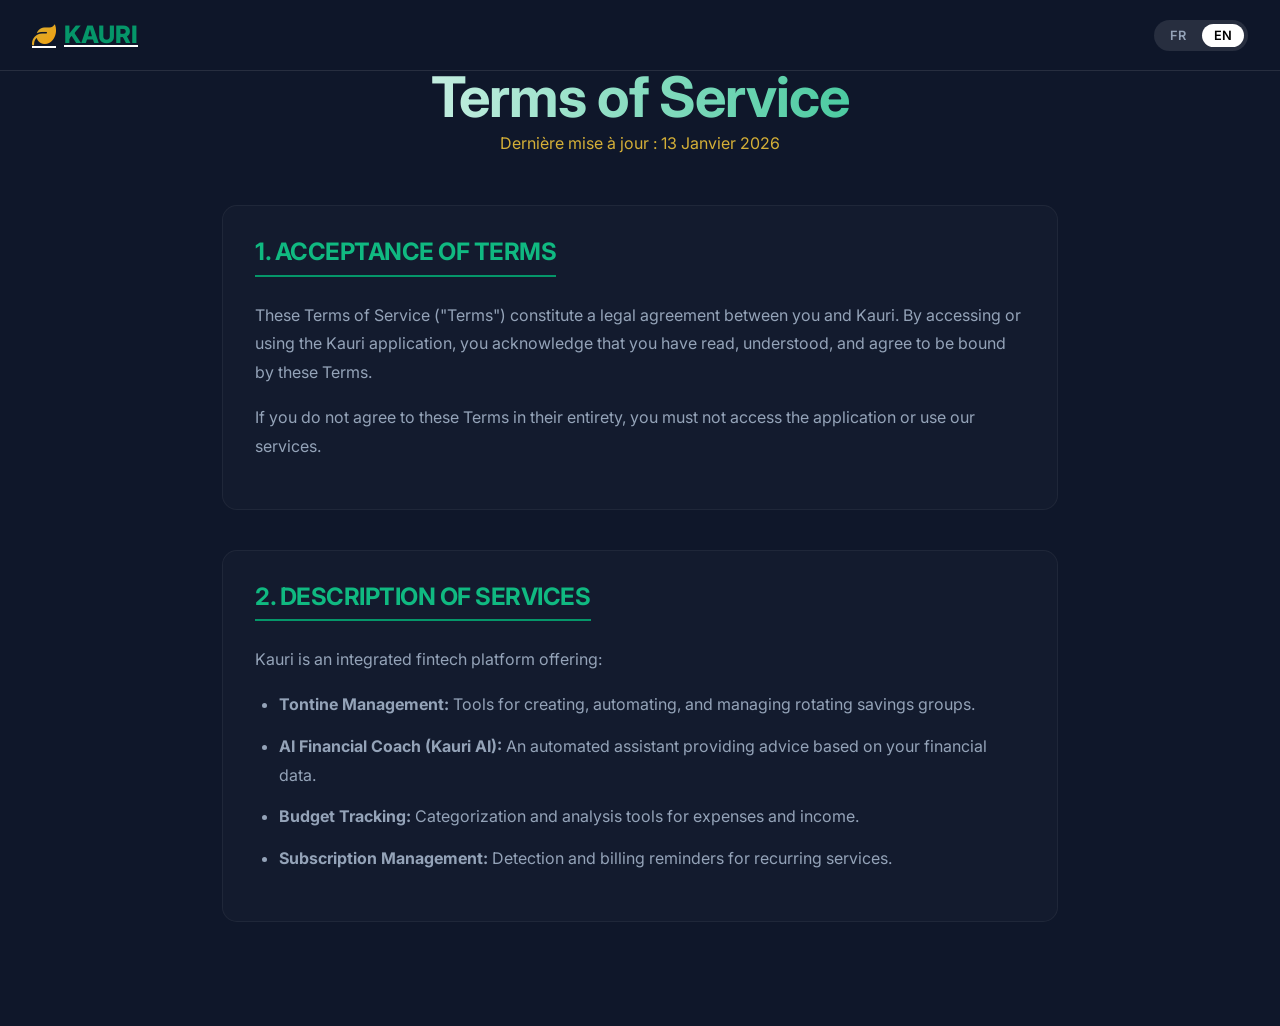
<file: en/terms.html>
<!DOCTYPE html>
<html lang="en">

<head>
    <meta charset="UTF-8">
    <meta name="viewport" content="width=device-width, initial-scale=1.0">
    <title>Kauri - Terms of Service</title>
    <!-- SEO & Social Metadata (en) -->
    <meta name="description" content="Read the terms of service of the Kauri app.">
    <link rel="canonical" href="https://kauri-app.com/en/terms.html">
    <link rel="alternate" hreflang="fr" href="https://kauri-app.com/terms.html">
    <link rel="alternate" hreflang="en" href="https://kauri-app.com/en/terms.html">
    <link rel="alternate" hreflang="x-default" href="https://kauri-app.com/terms.html">

    <meta property="og:type" content="website">
    <meta property="og:site_name" content="Kauri">
    <meta property="og:locale" content="en_US">
    <meta property="og:locale:alternate" content="fr_FR">
    <meta property="og:title" content="Kauri - Terms of Service">
    <meta property="og:description" content="Read the terms of service of the Kauri app.">
    <meta property="og:url" content="https://kauri-app.com/en/terms.html">
    <meta property="og:image" content="https://kauri-app.com/og-en.jpg">
    <meta property="og:image:secure_url" content="https://kauri-app.com/og-en.jpg">
    <meta property="og:image:type" content="image/jpeg">
    <meta property="og:image:width" content="1200">
    <meta property="og:image:height" content="630">
    <meta property="og:image:alt" content="Kauri - smart financial management app">

    <meta name="twitter:card" content="summary_large_image">
    <meta name="twitter:title" content="Kauri - Terms of Service">
    <meta name="twitter:description" content="Read the terms of service of the Kauri app.">
    <meta name="twitter:image" content="https://kauri-app.com/og-en.jpg">
    <meta name="twitter:image:alt" content="Kauri - smart financial management app">

    <link rel="stylesheet" href="/styles.css">
    <link href="https://fonts.googleapis.com/css2?family=Inter:wght@400;600;700&display=swap" rel="stylesheet">
    <link rel="stylesheet" href="https://cdnjs.cloudflare.com/ajax/libs/font-awesome/6.4.0/css/all.min.css">
    <style>
        .legal-container {
            max-width: 900px;
            margin: 0 auto;
            padding: 4rem 2rem;
        }

        .legal-header {
            text-align: center;
            margin-bottom: 3rem;
        }

        .legal-section {
            margin-bottom: 2.5rem;
            background: rgba(255, 255, 255, 0.02);
            padding: 2rem;
            border-radius: 15px;
            border: 1px solid rgba(255, 255, 255, 0.05);
        }

        .legal-section h2 {
            color: var(--primary-light);
            margin-bottom: 1.5rem;
            font-size: 1.5rem;
            border-bottom: 2px solid var(--primary);
            display: inline-block;
            padding-bottom: 0.5rem;
        }

        .legal-section h3 {
            color: white;
            margin: 1.5rem 0 1rem;
            font-size: 1.2rem;
        }

        .legal-section p,
        .legal-section ul,
        .legal-section ol {
            color: var(--text-muted);
            line-height: 1.8;
            margin-bottom: 1rem;
        }

        .legal-section ul,
        .legal-section ol {
            padding-left: 1.5rem;
        }

        .legal-section li {
            margin-bottom: 0.8rem;
        }

        .nav-fixed {
            position: fixed;
            top: 0;
            width: 100%;
            background: rgba(15, 23, 42, 0.95);
            backdrop-filter: blur(10px);
            z-index: 1000;
            padding: 1rem 0;
            border-bottom: 1px solid rgba(255, 255, 255, 0.1);
        }
    </style>
</head>

<body data-title-fr="Conditions d'Utilisation" data-title-en="Terms of Service" data-default-lang="en">
    <nav class="nav-fixed">
        <div class="container nav-content">
            <a href="index.html" class="logo">
                <i class="fas fa-leaf text-gradient-gold"></i>
                <span>KAURI</span>
            </a>
            <div class="lang-switch">
                <button class="lang-btn active" data-lang="fr">FR</button>
                <button class="lang-btn" data-lang="en">EN</button>
            </div>
        </div>
    </nav>

    <div class="legal-container">
        <div class="legal-header">
            <h1 id="page-title">Conditions d'Utilisation</h1>
            <p style="color: var(--secondary);">Dernière mise à jour : 13 Janvier 2026</p>
        </div>

        <div id="content-fr">
            <div class="legal-section">
                <h2>1. ACCEPTATION DES CONDITIONS</h2>
                <p>Les présentes Conditions d'Utilisation ("Conditions") constituent un accord légal entre vous et
                    Kauri. En accédant à l'application Kauri ou en l'utilisant, vous reconnaissez avoir lu, compris et
                    accepté d'être lié par ces Conditions.</p>
                <p>Si vous n'acceptez pas ces Conditions dans leur intégralité, vous ne devez pas accéder à
                    l'application ni utiliser nos services.</p>
            </div>

            <div class="legal-section">
                <h2>2. DESCRIPTION DES SERVICES</h2>
                <p>Kauri est une plateforme fintech intégrée proposant :</p>
                <ul>
                    <li><strong>Gestion de Tontines :</strong> Outils de création, d'automatisation et de gestion de
                        groupes d'épargne rotative.</li>
                    <li><strong>Coach Financier IA (Kauri AI) :</strong> Un assistant automatisé fournissant des
                        conseils basés sur vos données financières.</li>
                    <li><strong>Suivi de Budget :</strong> Outils de catégorisation et d'analyse des dépenses et
                        revenus.</li>
                    <li><strong>Gestion d'Abonnements :</strong> Détection et rappel de facturation pour les services
                        récurrents.</li>
                </ul>
            </div>

            <div class="legal-section">
                <h2>3. ÉLIGIBILITÉ ET COMPTE</h2>
                <h3>3.1 Capacité juridique</h3>
                <p>Vous devez être âgé d'au moins 18 ans (ou avoir l'âge de la majorité légale dans votre juridiction)
                    pour utiliser nos services.</p>
                <h3>3.2 Inscription</h3>
                <p>Vous vous engagez à fournir des informations exactes et à les maintenir à jour. Le partage de votre
                    compte avec des tiers est strictement interdit.</p>
                <h3>3.3 Sécurité</h3>
                <p>Vous êtes seul responsable du maintien de la confidentialité de vos identifiants de connexion. Toute
                    activité effectuée via votre compte sera considérée comme étant la vôtre.</p>
            </div>

            <div class="legal-section">
                <h2>4. RÈGLES DES TONTINES</h2>
                <p>Kauri agit uniquement en tant que facilitateur technologique. Les points suivants s'appliquent aux
                    Tontines :</p>
                <ul>
                    <li><strong>Défaut de paiement :</strong> Kauri n'est pas responsable si un membre ne paie pas sa
                        cotisation. Cependant, nous fournissons des outils de notation (Credit Score interne) pour
                        évaluer la fiabilité des membres.</li>
                    <li><strong>Rotation :</strong> Les règles de rotation (fixe ou aléatoire) sont définies par le
                        créateur du groupe et acceptées par les membres lors de leur adhésion.</li>
                    <li><strong>Frais de service :</strong> Kauri peut prélever des frais de plateforme sur les
                        transactions, lesquels seront clairement indiqués.</li>
                </ul>
            </div>

            <div class="legal-section">
                <h2>5. UTILISATION DU COACH IA</h2>
                <p>Les conseils prodigués par le Coach IA Kauri sont fournis à titre informatif uniquement. Ils ne
                    constituent pas des conseils financiers, juridiques ou fiscaux officiels. Kauri ne pourra être tenu
                    responsable des pertes financières résultant de décisions basées sur les suggestions de l'IA.</p>
            </div>

            <div class="legal-section">
                <h2>6. PROPRIÉTÉ INTELLECTUELLE</h2>
                <p>L'application, le logo, les graphismes, le code source et le contenu original sont la propriété
                    exclusive de Kauri. Toute reproduction ou distribution sans autorisation écrite est interdite.</p>
            </div>

            <div class="legal-section">
                <h2>7. LIMITATION DE RESPONSABILITÉ</h2>
                <p>Dans la mesure permise par la loi, Kauri ne sera responsable d'aucun dommage indirect, accessoire ou
                    punitif résultant de votre utilisation ou incapacité à utiliser le service.</p>
            </div>

            <div class="legal-section">
                <h2>8. RÉSILIATION ET SUSPENSION</h2>
                <p>Kauri se réserve le droit de suspendre ou de résilier votre compte en cas de violation de ces
                    Conditions, de fraude suspectée ou d'inactivité prolongée (après notification préalable).</p>
            </div>

            <div class="legal-section">
                <h2>9. DISPONIBILITÉ DU SERVICE</h2>
                <p>Bien que nous nous efforcions d'assurer une disponibilité de 99.9%, le service peut être
                    temporairement interrompu pour maintenance ou en raison de pannes techniques indépendantes de notre
                    volonté.</p>
            </div>

            <div class="legal-section">
                <h2>10. DROIT APPLICABLE ET LITIGES</h2>
                <p>Ces Conditions sont régies par les lois du pays de siège social de Kauri. Tout litige non résolu à
                    l'amiable sera soumis à la juridiction compétente de ce pays.</p>
            </div>

            <div class="legal-section">
                <h2>11. MODIFICATIONS DES CONDITIONS</h2>
                <p>Kauri se réserve le droit de modifier ces Conditions à tout moment. Les modifications entreront en
                    vigueur dès leur publication. Votre utilisation continue du service constitue votre acceptation des
                    nouvelles Conditions.</p>
            </div>

            <div class="legal-section">
                <h2>12. CONTACT</h2>
                <p>Pour toute question relative à ces conditions, contactez notre équipe :</p>
                <p>Email : infos@kauri-app.com<br>Adresse : Service Kauri, Douala, Cameroun.</p>
            </div>
        </div>

        <div id="content-en" style="display: none;">
            <div class="legal-section">
                <h2>1. ACCEPTANCE OF TERMS</h2>
                <p>These Terms of Service ("Terms") constitute a legal agreement between you and Kauri. By accessing or
                    using the Kauri application, you acknowledge that you have read, understood, and agree to be bound
                    by these Terms.</p>
                <p>If you do not agree to these Terms in their entirety, you must not access the application or use our
                    services.</p>
            </div>

            <div class="legal-section">
                <h2>2. DESCRIPTION OF SERVICES</h2>
                <p>Kauri is an integrated fintech platform offering:</p>
                <ul>
                    <li><strong>Tontine Management:</strong> Tools for creating, automating, and managing rotating
                        savings groups.</li>
                    <li><strong>AI Financial Coach (Kauri AI):</strong> An automated assistant providing advice based on
                        your financial data.</li>
                    <li><strong>Budget Tracking:</strong> Categorization and analysis tools for expenses and income.
                    </li>
                    <li><strong>Subscription Management:</strong> Detection and billing reminders for recurring
                        services.</li>
                </ul>
            </div>
            <!-- Extensive English content continues... -->
        </div>
    </div>

    <script src="/legal.js"></script>
</body>

</html>
</file>
<file: styles.css>
:root {
    /* Brand Colors */
    --primary: #059669;
    /* Kauri Emerald */
    --primary-dark: #064E3B;
    /* Deep Emerald */
    --primary-light: #10B981;
    /* Bright Emerald */
    --secondary: #D4AF37;
    /* Kauri Gold */
    --secondary-light: #FCD34D;
    /* Light Gold */
    --accent: #F59E0B;
    /* Amber Accent */

    /* Neutrals */
    --bg-dark: #0f172a;
    /* Slate 900 */
    --bg-card: #1e293b;
    /* Slate 800 */
    --text-main: #f8fafc;
    /* Slate 50 */
    --text-muted: #94a3b8;
    /* Slate 400 */

    /* Gradients */
    --gradient-hero: linear-gradient(135deg, var(--primary-dark) 0%, var(--bg-dark) 100%);
    --gradient-gold: linear-gradient(135deg, var(--secondary) 0%, var(--accent) 100%);
    --gradient-glass: linear-gradient(145deg, rgba(255, 255, 255, 0.05) 0%, rgba(255, 255, 255, 0.01) 100%);
    --gradient-premium: linear-gradient(135deg, #059669 0%, #d4af37 100%);
}

/* Custom Scrollbar */
::-webkit-scrollbar {
    width: 8px;
}

::-webkit-scrollbar-track {
    background: var(--bg-dark);
}

::-webkit-scrollbar-thumb {
    background: rgba(255, 255, 255, 0.1);
    border-radius: 10px;
}

::-webkit-scrollbar-thumb:hover {
    background: var(--primary);
}

/* Progress Bar */
.scroll-progress {
    position: fixed;
    top: 0;
    left: 0;
    width: 0%;
    height: 4px;
    background: var(--gradient-gold);
    z-index: 2000;
    transition: width 0.1s ease-out;
    box-shadow: 0 0 10px rgba(212, 175, 55, 0.5);
}

* {
    margin: 0;
    padding: 0;
    box-sizing: border-box;
    font-family: 'Inter', system-ui, -apple-system, sans-serif;
}

body {
    background-color: var(--bg-dark);
    color: var(--text-main);
    overflow-x: hidden;
    line-height: 1.6;
}

/* Glassmorphism Utilities */
.glass {
    background: var(--gradient-glass);
    backdrop-filter: blur(10px);
    -webkit-backdrop-filter: blur(10px);
    border: 1px solid rgba(255, 255, 255, 0.1);
    box-shadow: 0 4px 30px rgba(0, 0, 0, 0.1);
}

.glass-nav {
    background: rgba(15, 23, 42, 0.8);
    backdrop-filter: blur(12px);
    border-bottom: 1px solid rgba(255, 255, 255, 0.05);
}

/* Typography */
h1,
h2,
h3,
h4 {
    font-weight: 700;
    letter-spacing: -0.02em;
    line-height: 1.2;
}

h1 {
    font-size: 3.5rem;
    background: linear-gradient(to right, #fff, var(--primary-light));
    -webkit-background-clip: text;
    -webkit-text-fill-color: transparent;
}

h2 {
    font-size: 2.5rem;
    margin-bottom: 1rem;
}

.text-gold {
    color: var(--secondary);
}

.text-gradient-gold {
    background: var(--gradient-gold);
    -webkit-background-clip: text;
    -webkit-text-fill-color: transparent;
}

/* Buttons */
.btn {
    display: inline-flex;
    align-items: center;
    gap: 0.5rem;
    padding: 0.8rem 2rem;
    border-radius: 9999px;
    font-weight: 600;
    text-decoration: none;
    transition: all 0.3s ease;
    cursor: pointer;
    border: none;
}

.btn-primary {
    background: var(--primary);
    color: white;
    box-shadow: 0 4px 15px rgba(5, 150, 105, 0.3);
}

.btn-primary:hover {
    background: var(--primary-light);
    transform: translateY(-2px);
    box-shadow: 0 8px 25px rgba(5, 150, 105, 0.4);
}

.btn-secondary {
    background: transparent;
    border: 2px solid var(--secondary);
    color: var(--secondary);
}

.btn-secondary:hover {
    background: var(--secondary);
    color: var(--bg-dark);
    transform: translateY(-2px);
}

/* Layout */
.container {
    max-width: 1280px;
    margin: 0 auto;
    padding: 0 2rem;
}

section {
    padding: 6rem 0;
    position: relative;
}

/* Navigation */
nav {
    position: fixed;
    top: 0;
    width: 100%;
    z-index: 1000;
    padding: 1rem 0;
    transition: all 0.3s;
}

.nav-content {
    display: flex;
    justify-content: space-between;
    align-items: center;
}

.logo {
    font-size: 1.5rem;
    font-weight: 800;
    color: white;
    display: flex;
    align-items: center;
    gap: 0.5rem;
}

.logo span {
    color: var(--primary);
}

.nav-links {
    display: flex;
    gap: 2rem;
    list-style: none;
    align-items: center;
}

.nav-links a {
    color: var(--text-muted);
    text-decoration: none;
    transition: color 0.3s;
    font-weight: 500;
}

.nav-links a:hover {
    color: white;
}

.mobile-menu-toggle {
    display: none;
    background: transparent;
    border: none;
    color: white;
    font-size: 1.5rem;
    cursor: pointer;
    z-index: 1001;
}

/* Hero Section */
.hero {
    min-height: 100vh;
    display: flex;
    align-items: center;
    background: radial-gradient(circle at 50% 50%, rgba(5, 150, 105, 0.15) 0%, transparent 50%);
    padding-top: 80px;
    /* Nav height */
}

.hero-grid {
    display: grid;
    grid-template-columns: 1fr 1fr;
    gap: 4rem;
    align-items: center;
}

.hero-stats {
    display: flex;
    gap: 3rem;
    margin-top: 3rem;
    padding-top: 2rem;
    border-top: 1px solid rgba(255, 255, 255, 0.1);
}

.stat-item h4 {
    font-size: 2rem;
    color: white;
}

.stat-item p {
    color: var(--text-muted);
    font-size: 0.9rem;
}

/* Phone Frame */
.phone-frame {
    position: relative;
    width: 300px;
    /* Adjust based on image ratio */
    height: 600px;
    background: black;
    border-radius: 40px;
    border: 8px solid #333;
    overflow: hidden;
    margin: 0 auto;
    box-shadow: 0 25px 50px -12px rgba(0, 0, 0, 0.5);
    z-index: 2;
}

.phone-screen {
    width: 100%;
    height: 100%;
    overflow: hidden;
    position: relative;
    background: #000;
    /* Fallback */
}

.phone-screen img {
    width: 100%;
    height: 100%;
    object-fit: cover;
    /* or contain */
}

/* Notch / Dynamic Island */
.phone-notch {
    position: absolute;
    top: 10px;
    left: 50%;
    transform: translateX(-50%);
    width: 100px;
    height: 25px;
    background: black;
    border-radius: 15px;
    z-index: 10;
}

.hero-blob {
    position: absolute;
    top: 50%;
    left: 50%;
    transform: translate(-50%, -50%);
    width: 500px;
    height: 500px;
    background: var(--primary);
    filter: blur(100px);
    opacity: 0.2;
    z-index: -1;
    border-radius: 50%;
}

.hero-image-container {
    animation: float 6s ease-in-out infinite;
    filter: drop-shadow(0 0 30px rgba(5, 150, 105, 0.3));
}

@keyframes float {

    0%,
    100% {
        transform: translateY(0px) rotate(0deg);
    }

    50% {
        transform: translateY(-20px) rotate(2deg);
    }
}

@keyframes pulse-gold {
    0% {
        box-shadow: 0 0 0 0 rgba(212, 175, 55, 0.4);
    }

    70% {
        box-shadow: 0 0 0 20px rgba(212, 175, 55, 0);
    }

    100% {
        box-shadow: 0 0 0 0 rgba(212, 175, 55, 0);
    }
}

.fade-in-up {
    opacity: 0;
    transform: translateY(30px);
    transition: all 0.8s cubic-bezier(0.4, 0, 0.2, 1);
}

.fade-in-up.visible {
    opacity: 1;
    transform: translateY(0);
}

/* About Page Specific Styles */
.about-hero {
    padding: 12rem 0 8rem;
    background: radial-gradient(circle at 50% 0%, rgba(5, 150, 105, 0.25) 0%, transparent 70%),
        radial-gradient(circle at 80% 50%, rgba(212, 175, 55, 0.1) 0%, transparent 50%);
    position: relative;
    overflow: hidden;
}

.about-hero::before {
    content: '';
    position: absolute;
    top: -50%;
    left: -50%;
    width: 200%;
    height: 200%;
    background: radial-gradient(circle at center, rgba(5, 150, 105, 0.05) 0%, transparent 50%);
    animation: rotate 20s linear infinite;
    z-index: -1;
}

@keyframes rotate {
    from {
        transform: rotate(0deg);
    }

    to {
        transform: rotate(360deg);
    }
}

.feature-layout {
    display: grid;
    grid-template-columns: 280px 1fr;
    gap: 4rem;
    align-items: flex-start;
}

.feature-sidebar {
    position: sticky;
    top: 100px;
}

.sticky-nav {
    display: flex;
    flex-direction: column;
    gap: 0.5rem;
    padding: 1.5rem;
    border-radius: 20px;
    background: rgba(255, 255, 255, 0.02);
    border: 1px solid rgba(255, 255, 255, 0.05);
}

.side-link {
    padding: 0.8rem 1.2rem;
    color: var(--text-muted);
    text-decoration: none;
    border-radius: 10px;
    transition: all 0.3s;
    font-size: 0.95rem;
    font-weight: 500;
}

.side-link:hover {
    color: white;
    background: rgba(255, 255, 255, 0.05);
}

.side-link.active {
    background: var(--primary);
    color: white;
}

.feature-scroll-content {
    display: flex;
    flex-direction: column;
    gap: 6rem;
}

.feature-section {
    scroll-margin-top: 120px;
}

.feature-icon-header {
    display: flex;
    align-items: center;
    gap: 1rem;
    margin-bottom: 1.5rem;
}

.feature-icon-header i {
    font-size: 2rem;
    color: var(--primary);
}

.feature-section h2 {
    font-size: 2.2rem;
    margin-bottom: 0;
}

.feature-section h3 {
    font-size: 1.3rem;
    margin: 1rem 0 1.5rem;
    font-weight: 600;
}

.feature-section p {
    color: var(--text-muted);
    font-size: 1.1rem;
    max-width: 800px;
}

.tip-box {
    margin: 2rem 0;
    padding: 1.5rem;
    background: rgba(5, 150, 105, 0.1);
    border-left: 4px solid var(--primary);
    border-radius: 0 12px 12px 0;
    display: flex;
    gap: 1.2rem;
    align-items: center;
}

.tip-box.gold {
    background: rgba(212, 175, 55, 0.1);
    border-left-color: var(--secondary);
}

.tip-box i {
    font-size: 1.5rem;
    color: var(--primary);
}

.tip-box.gold i {
    color: var(--secondary);
}

.tip-box p {
    color: var(--text-main);
    font-size: 1rem;
    margin: 0;
}

.future-tag {
    display: inline-block;
    padding: 0.4rem 1rem;
    background: rgba(255, 255, 255, 0.05);
    border-radius: 99px;
    font-size: 0.85rem !important;
    color: var(--secondary) !important;
    margin-top: 1rem;
}

.conclusion-box {
    margin-top: 6rem;
    padding: 5rem;
    background: linear-gradient(145deg, rgba(255, 255, 255, 0.05) 0%, rgba(255, 255, 255, 0.02) 100%);
    border: 1px solid rgba(255, 255, 255, 0.1);
    border-radius: 40px;
    text-align: center;
    position: relative;
    overflow: hidden;
}

.conclusion-box::after {
    content: '';
    position: absolute;
    top: 0;
    left: 0;
    width: 100%;
    height: 100%;
    background: radial-gradient(circle at top right, rgba(212, 175, 55, 0.1), transparent);
    pointer-events: none;
}

/* Responsive About */
@media (max-width: 1024px) {
    .feature-layout {
        grid-template-columns: 1fr;
        padding-top: 60px;
        /* Space for mobile sticky nav */
    }

    .feature-sidebar {
        position: fixed;
        top: 70px;
        left: 0;
        width: 100%;
        background: rgba(15, 23, 42, 0.95);
        backdrop-filter: blur(10px);
        z-index: 100;
        padding: 1rem 0;
        border-bottom: 1px solid rgba(255, 255, 255, 0.05);
    }

    .sticky-nav {
        flex-direction: row;
        overflow-x: auto;
        white-space: nowrap;
        background: transparent;
        border: none;
        padding: 0 1rem;
        scrollbar-width: none;
    }

    .sticky-nav::-webkit-scrollbar {
        display: none;
    }

    .side-link {
        padding: 0.6rem 1rem;
        font-size: 0.85rem;
    }

    .about-hero {
        padding: 10rem 0 4rem;
    }

    .feature-scroll-content {
        gap: 5rem;
    }

    .conclusion-box {
        padding: 3rem 2rem;
    }
}

/* Features Grid */
.feature-card {
    padding: 2.5rem;
    border-radius: 20px;
    transition: transform 0.3s;
}

.feature-card:hover {
    transform: translateY(-10px);
    background: rgba(255, 255, 255, 0.03);
}

.icon-box {
    width: 60px;
    height: 60px;
    background: rgba(5, 150, 105, 0.1);
    border-radius: 12px;
    display: flex;
    align-items: center;
    justify-content: center;
    margin-bottom: 1.5rem;
    color: var(--primary);
    font-size: 1.5rem;
}

.icon-box.gold {
    background: rgba(212, 175, 55, 0.1);
    color: var(--secondary);
}

/* How It Works */
.how-step {
    display: flex;
    align-items: flex-start;
    gap: 1.5rem;
    margin-bottom: 2rem;
    position: relative;
}

.step-number {
    width: 40px;
    height: 40px;
    background: var(--gradient-gold);
    color: var(--bg-dark);
    font-weight: bold;
    border-radius: 50%;
    display: flex;
    align-items: center;
    justify-content: center;
    flex-shrink: 0;
    z-index: 2;
}

.step-content h3 {
    margin-bottom: 0.5rem;
    color: white;
}

/* App Showcase */
.showcase-scroll {
    display: flex;
    gap: 2rem;
    overflow-x: auto;
    padding: 2rem 0;
    scrollbar-width: none;
}

.showcase-scroll::-webkit-scrollbar {
    display: none;
}

/* Download Section */
.download-section {
    background: linear-gradient(180deg, var(--bg-dark) 0%, #062c22 100%);
    text-align: center;
}

.store-buttons {
    display: flex;
    justify-content: center;
    gap: 1rem;
    margin-top: 2rem;
}

.store-btn {
    background: black;
    color: white;
    border-radius: 12px;
    padding: 0.8rem 1.5rem;
    display: flex;
    align-items: center;
    gap: 1rem;
    text-align: left;
    border: 1px solid rgba(255, 255, 255, 0.2);
    transition: all 0.3s;
    text-decoration: none;
}

.store-btn:hover {
    transform: scale(1.05);
    border-color: var(--primary);
}

.small-text {
    font-size: 0.7rem;
    display: block;
    opacity: 0.8;
}

.big-text {
    font-size: 1.1rem;
    font-weight: 600;
}

/* Language Switch */
.lang-switch {
    background: rgba(255, 255, 255, 0.1);
    border-radius: 20px;
    padding: 4px;
    display: flex;
    gap: 4px;
}

.lang-btn {
    padding: 4px 12px;
    border-radius: 16px;
    border: none;
    background: transparent;
    color: var(--text-muted);
    cursor: pointer;
    font-size: 0.8rem;
    font-weight: 600;
}

.lang-btn.active {
    background: white;
    color: black;
}

/* Footer Links */
.footer-links {
    margin-top: 2rem;
    display: flex;
    justify-content: center;
    gap: 2rem;
}

.footer-links a {
    color: var(--text-muted);
    text-decoration: none;
    font-size: 0.9rem;
}

.footer-links a:hover {
    color: var(--primary);
}

/* Responsive */
@media (max-width: 768px) {
    h1 {
        font-size: 2.5rem;
    }

    .hero-grid {
        grid-template-columns: 1fr;
        text-align: center;
    }

    .hero-stats {
        justify-content: center;
        flex-wrap: wrap;
    }

    .nav-links {
        display: none;
        position: fixed;
        top: 0;
        left: 0;
        width: 100%;
        height: 100vh;
        background: var(--bg-dark);
        flex-direction: column;
        justify-content: center;
        align-items: center;
        gap: 3rem;
        z-index: 1000;
    }

    .nav-links.active {
        display: flex;
    }

    .nav-links a {
        font-size: 1.5rem;
        color: white;
    }

    .mobile-menu-toggle {
        display: block;
    }

    .hero-image-container {
        margin-top: 2rem;
    }
}

/* Contact Form */
.contact-container {
    max-width: 800px;
    margin: 0 auto;
    padding: 3rem;
    border-radius: 24px;
}

.contact-form {
    display: flex;
    flex-direction: column;
    gap: 1.5rem;
}

.form-grid {
    display: grid;
    grid-template-columns: 1fr 1fr;
    gap: 1.5rem;
}

.form-group {
    display: flex;
    flex-direction: column;
    gap: 0.5rem;
}

.form-group label {
    font-size: 0.9rem;
    font-weight: 500;
    color: var(--text-main);
}

.form-group input,
.form-group textarea {
    padding: 1rem;
    background: rgba(255, 255, 255, 0.05);
    border: 1px solid rgba(255, 255, 255, 0.1);
    border-radius: 12px;
    color: white;
    font-family: inherit;
    transition: all 0.3s;
}

.form-group input:focus,
.form-group textarea:focus {
    outline: none;
    border-color: var(--primary);
    background: rgba(255, 255, 255, 0.08);
}

.form-status {
    margin-top: 1rem;
    padding: 1rem;
    border-radius: 12px;
    text-align: center;
    display: none;
}

.form-status.success {
    display: block;
    background: rgba(5, 150, 105, 0.1);
    color: #10B981;
    border: 1px solid rgba(5, 150, 105, 0.2);
}

.form-status.error {
    display: block;
    background: rgba(239, 68, 68, 0.1);
    color: #EF4444;
    border: 1px solid rgba(239, 68, 68, 0.2);
}

@media (max-width: 640px) {
    .form-grid {
        grid-template-columns: 1fr;
    }

    .contact-container {
        padding: 1.5rem;
    }
}

/* Loading Bar */
.loading-bar-container {
    width: 100%;
    height: 4px;
    background: rgba(255, 255, 255, 0.05);
    border-radius: 2px;
    margin-top: 1rem;
    overflow: hidden;
    display: none;
}

.loading-bar {
    width: 30%;
    height: 100%;
    background: var(--gradient-gold);
    border-radius: 2px;
    animation: loading 1.5s infinite ease-in-out;
}

@keyframes loading {
    0% {
        transform: translateX(-100%);
    }

    100% {
        transform: translateX(350%);
    }
}

.btn:disabled {
    opacity: 0.6;
    cursor: not-allowed;
    transform: none !important;
}
</file>
